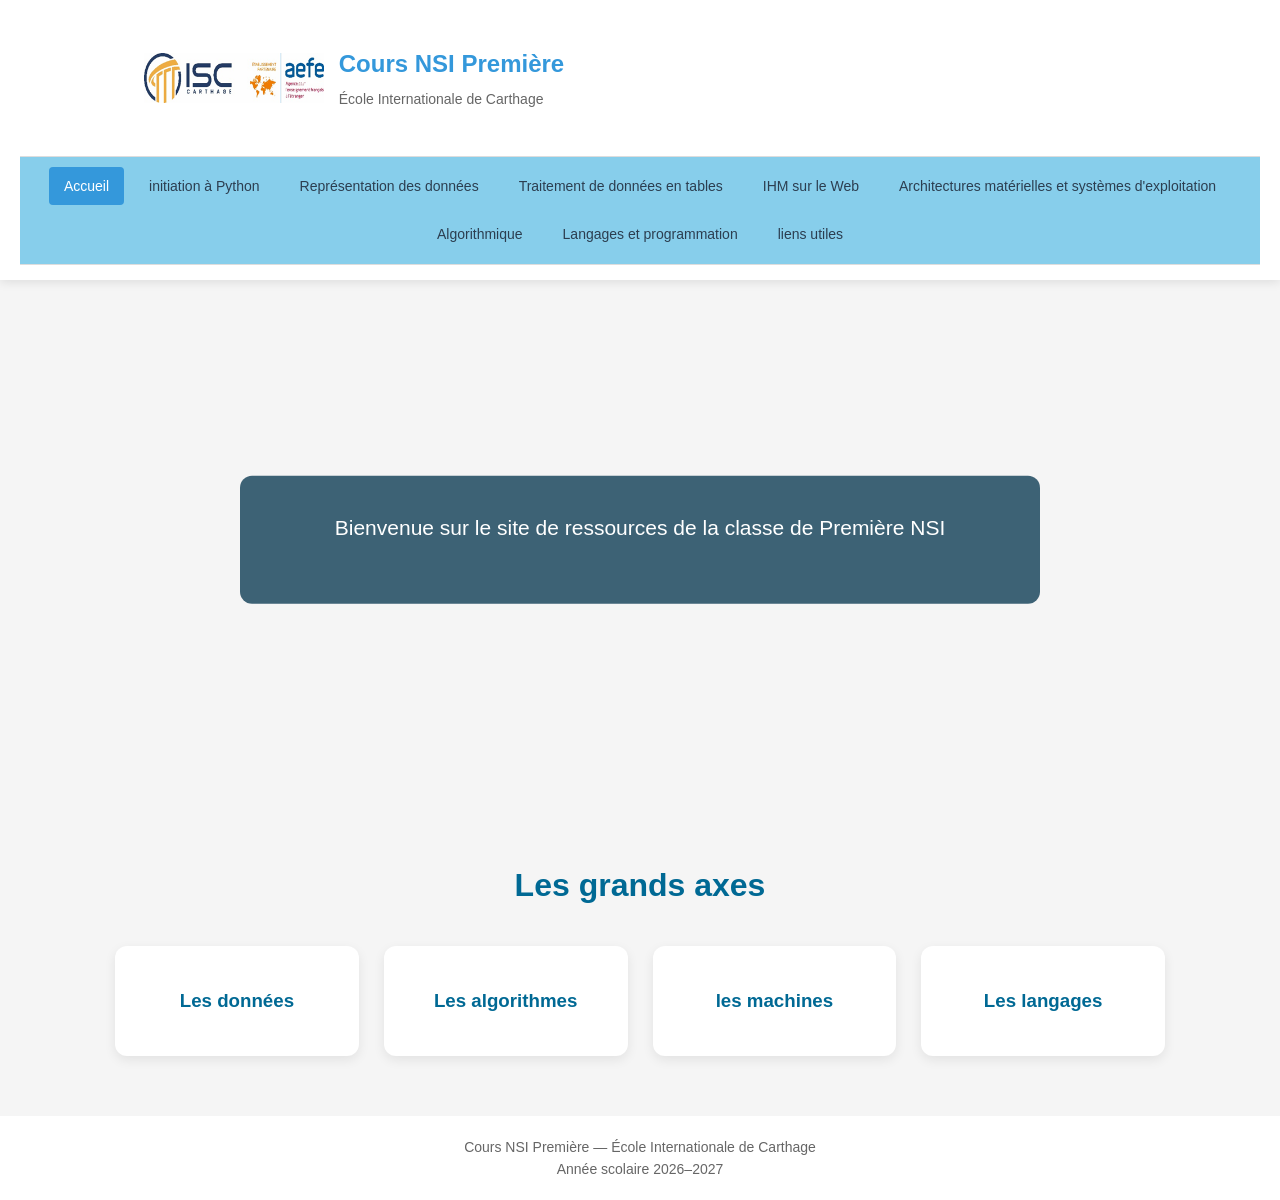
<file: index.html>
<!DOCTYPE html>
<html lang="fr">

<head>
    <meta charset="UTF-8">
    <meta name="viewport" content="width=device-width, initial-scale=1.0">

    <title>Cours NSI Première | ISC</title>

    <link rel="stylesheet" href="style.css">
      <style>
        /* ===== Réinitialisation ===== */
        * {
            margin: 0;
            padding: 0;
            box-sizing: border-box;
        }

        /* ===== Variables CSS ===== */
        :root {
            --primary-color: #3498db;   /* Bleu pour les titres */
            --secondary-color: #2980b9; /* Bleu foncé */
            --tertiary-color: #1abc9c;   /* Vert pour les boutons */
            --text-color: #2c3e50;       /* Couleur du texte */
            --light-gray: #f5f5f5;      /* Fond clair */
            --white: #fff;              /* Blanc */
            --code-bg: #f8f9fa;         /* Fond des blocs de code */
            --border-color: #ddd;       /* Bordure légère */
            --shadow: 0 2px 10px rgba(0, 0, 0, 0.1);
            --max-width: 1200px;        /* Largeur max du contenu */
        }

        /* ===== Police et couleurs globales ===== */
        body {
            font-family: 'Segoe UI', Tahoma, Geneva, Verdana, sans-serif;
            line-height: 1.6;
            color: var(--text-color);
            background-color: var(--light-gray);
            padding: 0;
            margin: 0;
        }

        /* ===== Barre de navigation ===== */
        header {
            background-color: var(--white);
            box-shadow: var(--shadow);
            padding: 15px 20px;
            position: sticky;
            top: 0;
            z-index: 100;
        }

        .logo-titre {
            display: flex;
            align-items: center;
            gap: 15px;
            margin-bottom: 15px;
        }

        .logo-titre img {
            height: 50px;
            width: auto;
        }

        .logo-titre h1 {
            color: var(--primary-color);
            font-size: 24px;
            margin-bottom: 5px;
        }

        .logo-titre p {
            color: #666;
            font-size: 14px;
        }

        nav {
            display: flex;
            flex-wrap: wrap;
            gap: 10px;
            padding: 10px 0;
            border-top: 1px solid var(--border-color);
            border-bottom: 1px solid var(--border-color);
        }

        nav a {
            color: var(--text-color);
            text-decoration: none;
            padding: 8px 15px;
            border-radius: 4px;
            transition: all 0.3s;
            font-size: 14px;
        }

        nav a:hover, nav a.active {
            background-color: var(--primary-color);
            color: var(--white);
        }

        /* ===== Conteneur principal ===== */
        .container {
            max-width: var(--max-width);
            margin: 30px auto;
            padding: 0 20px;
        }

        /* ===== Présentation du chapitre ===== */
        .chapter-header {
            background-color: var(--white);
            padding: 30px;
            border-radius: 8px;
            box-shadow: var(--shadow);
            margin-bottom: 30px;
            text-align: center;
        }

        .chapter-header h1 {
            color: var(--primary-color);
            font-size: 28px;
            margin-bottom: 15px;
        }

        .chapter-header p {
            font-size: 16px;
            margin-bottom: 10px;
        }

        .chapter-description {
            max-width: 800px;
            margin: 0 auto 20px;
            text-align: left;
        }

        .chapter-objectives {
            max-width: 800px;
            margin: 20px auto 0;
            text-align: left;
        }

        .chapter-objectives h2 {
            color: var(--secondary-color);
            font-size: 20px;
            margin-bottom: 15px;
        }

        .chapter-objectives ul {
            list-style: none;
            padding-left: 0;
        }

        .chapter-objectives li {
            padding: 8px 0;
            padding-left: 30px;
            position: relative;
        }

        .chapter-objectives li:before {
            content: "✓";
            color: var(--tertiary-color);
            position: absolute;
            left: 0;
        }

        /* ===== Liens vers cours et exercices ===== */
        .chapter-links {
            display: flex;
            justify-content: center;
            gap: 20px;
            margin-top: 30px;
        }

        .chapter-link {
            display: flex;
            align-items: center;
            gap: 10px;
            background-color: var(--white);
            padding: 15px 25px;
            border-radius: 8px;
            box-shadow: var(--shadow);
            text-decoration: none;
            color: var(--text-color);
            font-weight: bold;
            font-size: 16px;
            transition: all 0.3s;
        }

        .chapter-link:hover {
            transform: translateY(-5px);
            box-shadow: 0 5px 15px rgba(0, 0, 0, 0.1);
        }

        .chapter-link i {
            font-size: 20px;
            color: var(--primary-color);
        }

        .link-cours {
            border-top: 3px solid var(--primary-color);
        }

        .link-exercices {
            border-top: 3px solid var(--tertiary-color);
        }

        /* ===== Pied de page ===== */
        footer {
            text-align: center;
            padding: 20px;
            background-color: var(--white);
            color: #666;
            margin-top: 30px;
        }

        /* ===== Responsive ===== */
        @media (max-width: 768px) {
            .chapter-links {
                flex-direction: column;
                align-items: center;
            }
            .chapter-header {
                padding: 20px;
            }
        }
    </style>
</head>

<body>

    <!-- =========================
         BARRE DE NAVIGATION
    ========================== -->

    <header>

        <div class="logo-titre">

            <!-- Logo de l'école -->
            <img src="images/logo.png" alt="Logo de l'École Internationale de Carthage">

            <div>
                <h1>Cours NSI Première</h1>

                

                <p>École Internationale de Carthage</p>
            </div>

        </div>


        <nav>

            <a href="index.html" class="active">Accueil</a>

            <a href="cours1.html">initiation à Python</a>

            <a href="cours2.html">Représentation des données </a>

            <a href="activites.html">Traitement de données en tables</a>

            <a href="sorties.html">IHM sur le Web</a>

            <a href="productions.html">Architectures matérielles et systèmes d'exploitation</a>

            <a href="actualites.html">Algorithmique</a>

            <a href="ressources.html">Langages et programmation</a>
            <a href="ressources.html">liens utiles</a>

        </nav>

    </header>

   


    <!-- =========================
         PAGE D'ACCUEIL
    ========================== -->

  
<main>

        <!-- Grande image d'accueil -->

        <section class="hero">

            

            <div class="hero-texte">

                

                <p>
                    Bienvenue sur le site de ressources de la classe de Première NSI
                </p>

                

            </div>

        </section>





        </section>


        <!-- Présentation -->

        <section class="presentation">

            

        </section>


        <!-- Les grands axes -->

        <section class="axes">

            <h2>Les grands axes</h2>

            <div class="cartes">

                <div class="carte">

                    <div class="icone"></div>

                    <h3>  Les données </h3>

                    <p>
                        

                </div>


                <div class="carte">

                    <div class="icone"></div>

                    <h3>Les algorithmes</h3>

                    

                </div>


                <div class="carte">

                    <div class="icone"></div>

                    <h3>les machines  </h3>

                    

                </div>


                <div class="carte">

                    <div class="icone"></div>

                    <h3>Les langages </h3>

                    

                </div>

            </div>

        </section>

    </main>


    <!-- =========================
         PIED DE PAGE
    ========================== -->

    <footer>

        <p>
            Cours NSI Première — École Internationale de Carthage
        </p>

        <p>
            Année scolaire 2026–2027
        </p>

    </footer>


</body>

</html>
</file>
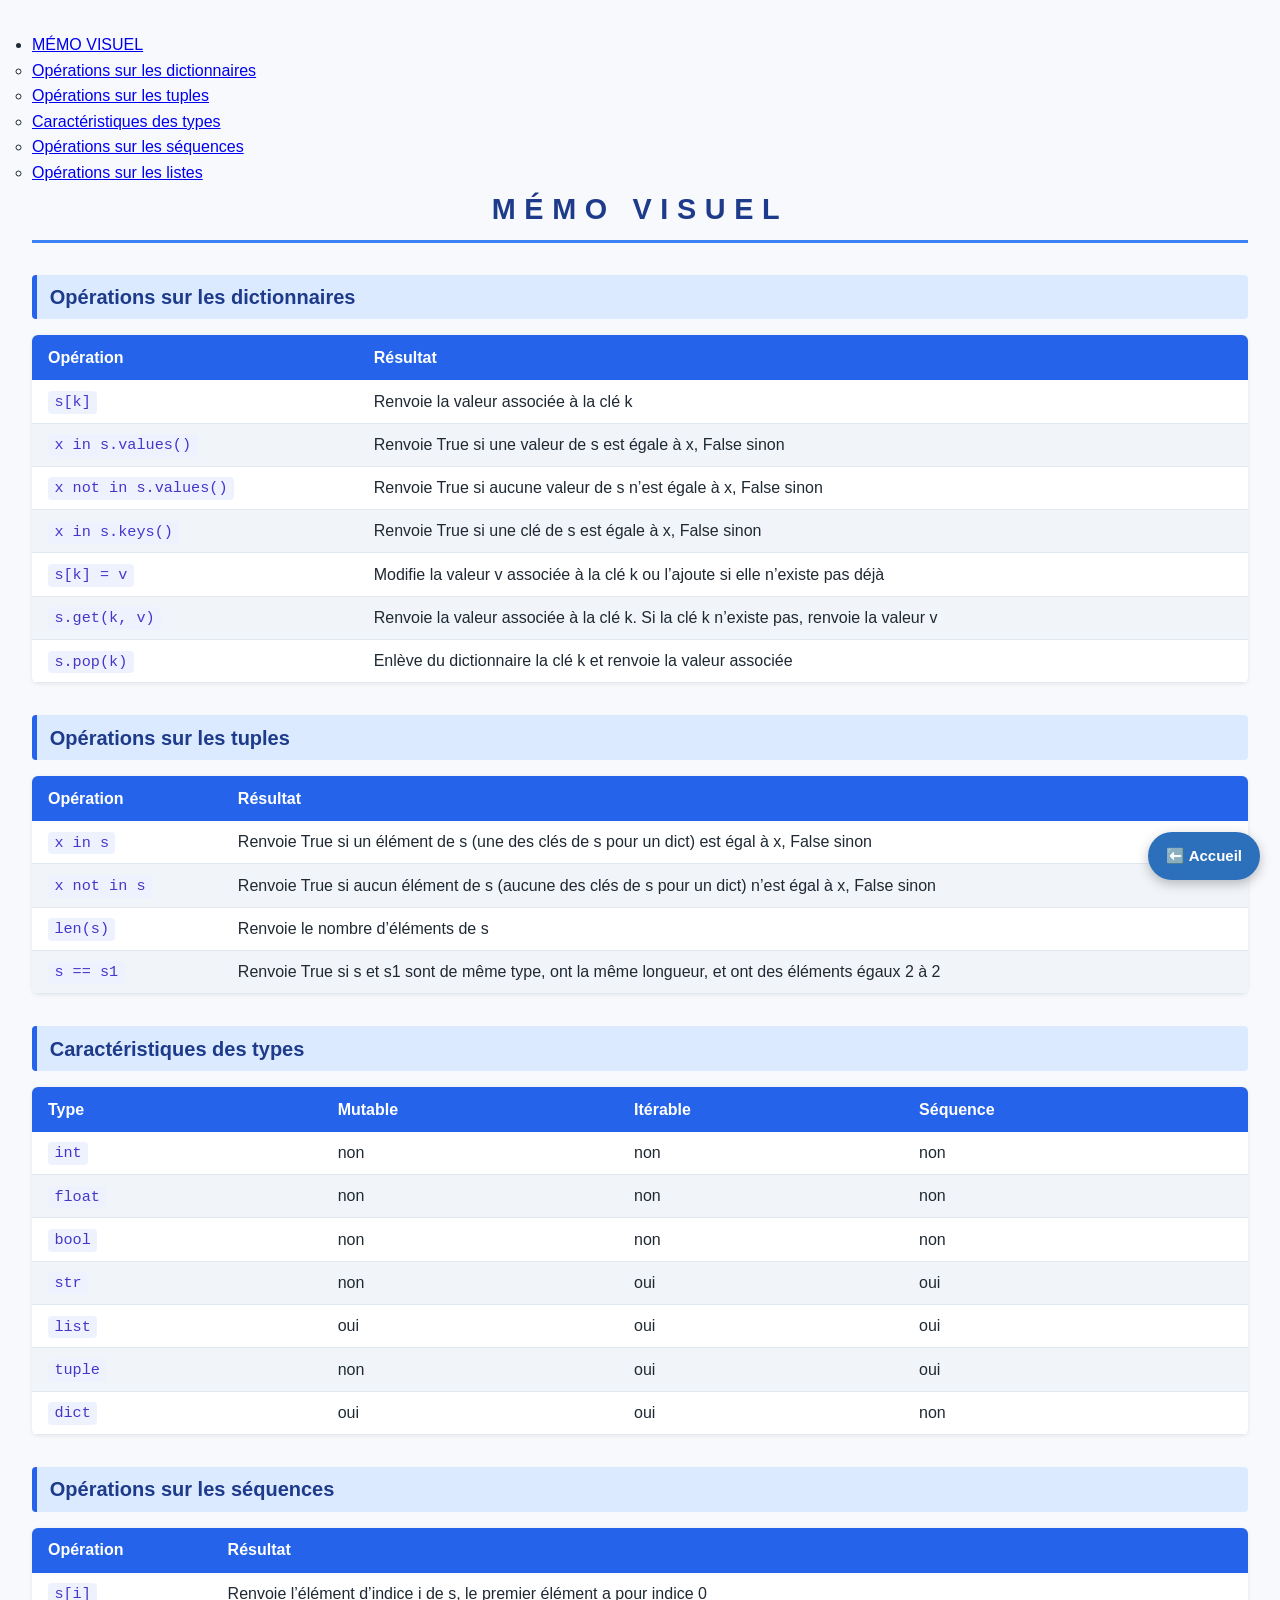
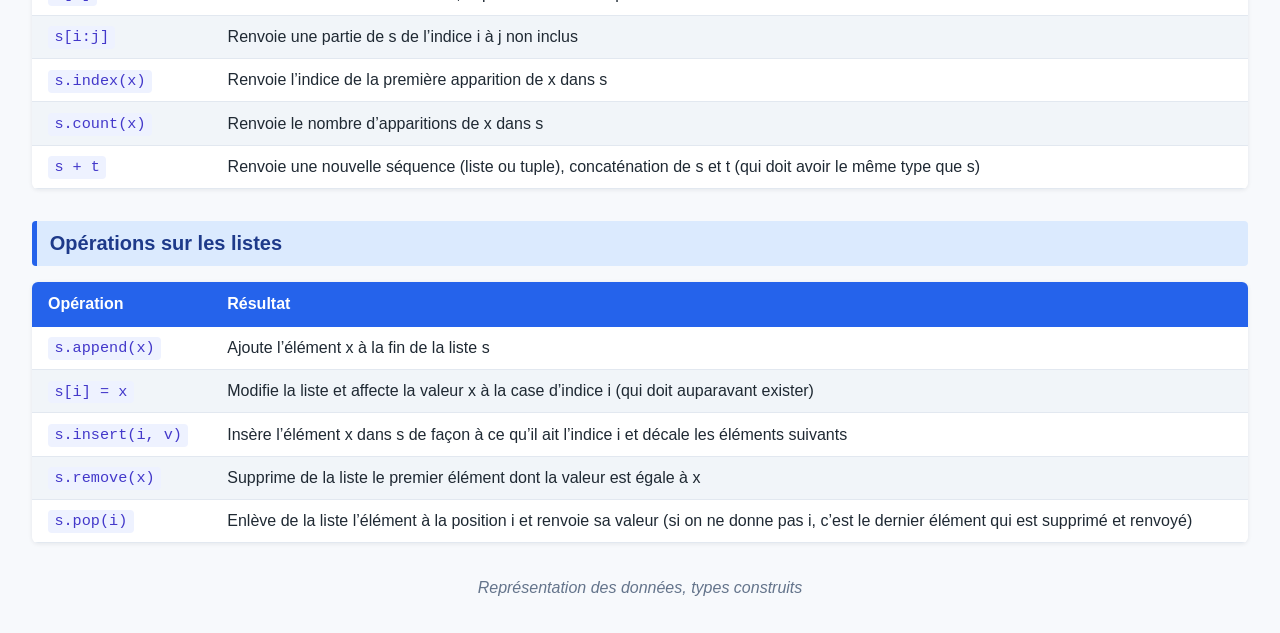
<file: bilan2.html>
﻿<!DOCTYPE html>
<html>

<head>
  <meta charset="utf-8">
  <meta name="viewport" content="width=device-width, initial-scale=1.0">
  <title>memo</title>
  <link rel="stylesheet" href="https://stackedit.io/style.css" />
  <link rel="stylesheet" href="style.css" />
  <style>/* ===== Style du mémo visuel (à appliquer à memo.html) ===== */

body {
  font-family: "Segoe UI", Roboto, Helvetica, Arial, sans-serif;
  line-height: 1.6;
  color: #1f2933;
  background: #f7f9fc;
  margin: 0;
  padding: 2rem;
}

/* ----- Titres ----- */
h1 {
  text-align: center;
  letter-spacing: 0.3em;
  font-size: 1.8rem;
  color: #1e3a8a;
  border-bottom: 3px solid #3b82f6;
  padding-bottom: 0.5rem;
  margin-bottom: 1.5rem;
}

h2 {
  font-size: 1.25rem;
  color: #1e3a8a;
  background: #dbeafe;
  border-left: 5px solid #2563eb;
  padding: 0.4rem 0.8rem;
  border-radius: 4px;
  margin-top: 2rem;
}

/* ----- Tableaux ----- */
table {
  width: 100%;
  border-collapse: collapse;
  margin: 1rem 0 2rem;
  background: #ffffff;
  box-shadow: 0 1px 4px rgba(15, 23, 42, 0.08);
  border-radius: 6px;
  overflow: hidden;
}

th {
  background: #2563eb;
  color: #ffffff;
  text-align: left;
  padding: 0.6rem 1rem;
}

td {
  padding: 0.5rem 1rem;
  border-bottom: 1px solid #e2e8f0;
}

tbody tr:nth-child(even) {
  background: #f1f5f9;
}

tbody tr:hover {
  background: #e0ecff;
}

/* ----- Code ----- */
code {
  font-family: "Fira Code", Consolas, "Courier New", monospace;
  background: #eef2ff;
  color: #4338ca;
  padding: 0.15rem 0.4rem;
  border-radius: 4px;
  font-size: 0.95em;
}

/* ----- Mention finale ----- */
em {
  display: block;
  text-align: center;
  color: #64748b;
  margin-top: 2rem;
}
  </style>
  
</head>

<body class="stackedit">
  <div class="stackedit__left">
    <div class="stackedit__toc">
      
<ul>
<li><a href="#mémo--visuel">MÉMO  VISUEL</a>
<ul>
<li><a href="#opérations-sur-les-dictionnaires">Opérations sur les dictionnaires</a></li>
<li><a href="#opérations-sur-les-tuples">Opérations sur les tuples</a></li>
<li><a href="#caractéristiques-des-types">Caractéristiques des types</a></li>
<li><a href="#opérations-sur-les-séquences">Opérations sur les séquences</a></li>
<li><a href="#opérations-sur-les-listes">Opérations sur les listes</a></li>
</ul>
</li>
</ul>

    </div>
  </div>
  <div class="stackedit__right">
    <div class="stackedit__html">
      <h1 id="mémo--visuel">MÉMO  VISUEL</h1>
<h2 id="opérations-sur-les-dictionnaires">Opérations sur les dictionnaires</h2>

<table>
<thead>
<tr>
<th>Opération</th>
<th>Résultat</th>
</tr>
</thead>
<tbody>
<tr>
<td><code>s[k]</code></td>
<td>Renvoie la valeur associée à la clé k</td>
</tr>
<tr>
<td><code>x in s.values()</code></td>
<td>Renvoie True si une valeur de s est égale à x, False sinon</td>
</tr>
<tr>
<td><code>x not in s.values()</code></td>
<td>Renvoie True si aucune valeur de s n’est égale à x, False sinon</td>
</tr>
<tr>
<td><code>x in s.keys()</code></td>
<td>Renvoie True si une clé de s est égale à x, False sinon</td>
</tr>
<tr>
<td><code>s[k] = v</code></td>
<td>Modifie la valeur v associée à la clé k ou l’ajoute si elle n’existe pas déjà</td>
</tr>
<tr>
<td><code>s.get(k, v)</code></td>
<td>Renvoie la valeur associée à la clé k. Si la clé k n’existe pas, renvoie la valeur v</td>
</tr>
<tr>
<td><code>s.pop(k)</code></td>
<td>Enlève du dictionnaire la clé k et renvoie la valeur associée</td>
</tr>
</tbody>
</table><h2 id="opérations-sur-les-tuples">Opérations sur les tuples</h2>

<table>
<thead>
<tr>
<th>Opération</th>
<th>Résultat</th>
</tr>
</thead>
<tbody>
<tr>
<td><code>x in s</code></td>
<td>Renvoie True si un élément de s (une des clés de s pour un dict) est égal à x, False sinon</td>
</tr>
<tr>
<td><code>x not in s</code></td>
<td>Renvoie True si aucun élément de s (aucune des clés de s pour un dict) n’est égal à x, False sinon</td>
</tr>
<tr>
<td><code>len(s)</code></td>
<td>Renvoie le nombre d’éléments de s</td>
</tr>
<tr>
<td><code>s == s1</code></td>
<td>Renvoie True si s et s1 sont de même type, ont la même longueur, et ont des éléments égaux 2 à 2</td>
</tr>
</tbody>
</table><h2 id="caractéristiques-des-types">Caractéristiques des types</h2>

<table>
<thead>
<tr>
<th>Type</th>
<th>Mutable</th>
<th>Itérable</th>
<th>Séquence</th>
</tr>
</thead>
<tbody>
<tr>
<td><code>int</code></td>
<td>non</td>
<td>non</td>
<td>non</td>
</tr>
<tr>
<td><code>float</code></td>
<td>non</td>
<td>non</td>
<td>non</td>
</tr>
<tr>
<td><code>bool</code></td>
<td>non</td>
<td>non</td>
<td>non</td>
</tr>
<tr>
<td><code>str</code></td>
<td>non</td>
<td>oui</td>
<td>oui</td>
</tr>
<tr>
<td><code>list</code></td>
<td>oui</td>
<td>oui</td>
<td>oui</td>
</tr>
<tr>
<td><code>tuple</code></td>
<td>non</td>
<td>oui</td>
<td>oui</td>
</tr>
<tr>
<td><code>dict</code></td>
<td>oui</td>
<td>oui</td>
<td>non</td>
</tr>
</tbody>
</table><h2 id="opérations-sur-les-séquences">Opérations sur les séquences</h2>

<table>
<thead>
<tr>
<th>Opération</th>
<th>Résultat</th>
</tr>
</thead>
<tbody>
<tr>
<td><code>s[i]</code></td>
<td>Renvoie l’élément d’indice i de s, le premier élément a pour indice 0</td>
</tr>
<tr>
<td><code>s[i:j]</code></td>
<td>Renvoie une partie de s de l’indice i à j non inclus</td>
</tr>
<tr>
<td><code>s.index(x)</code></td>
<td>Renvoie l’indice de la première apparition de x dans s</td>
</tr>
<tr>
<td><code>s.count(x)</code></td>
<td>Renvoie le nombre d’apparitions de x dans s</td>
</tr>
<tr>
<td><code>s + t</code></td>
<td>Renvoie une nouvelle séquence (liste ou tuple), concaténation de s et t (qui doit avoir le même type que s)</td>
</tr>
</tbody>
</table><h2 id="opérations-sur-les-listes">Opérations sur les listes</h2>

<table>
<thead>
<tr>
<th>Opération</th>
<th>Résultat</th>
</tr>
</thead>
<tbody>
<tr>
<td><code>s.append(x)</code></td>
<td>Ajoute l’élément x à la fin de la liste s</td>
</tr>
<tr>
<td><code>s[i] = x</code></td>
<td>Modifie la liste et affecte la valeur x à la case d’indice i (qui doit auparavant exister)</td>
</tr>
<tr>
<td><code>s.insert(i, v)</code></td>
<td>Insère l’élément x dans s de façon à ce qu’il ait l’indice i et décale les éléments suivants</td>
</tr>
<tr>
<td><code>s.remove(x)</code></td>
<td>Supprime de la liste le premier élément dont la valeur est égale à x</td>
</tr>
<tr>
<td><code>s.pop(i)</code></td>
<td>Enlève de la liste l’élément à la position i et renvoie sa valeur (si on ne donne pas i, c’est le dernier élément qui est supprimé et renvoyé)</td>
</tr>
</tbody>
</table><p><em>Représentation des données, types construits</em></p>

    </div>
  </div>
  <!-- Bouton flottant de retour à l'accueil -->
<a href="index.html" class="bouton-retour">
    ⬅️ Accueil
</a>
</body>

</html>
</file>
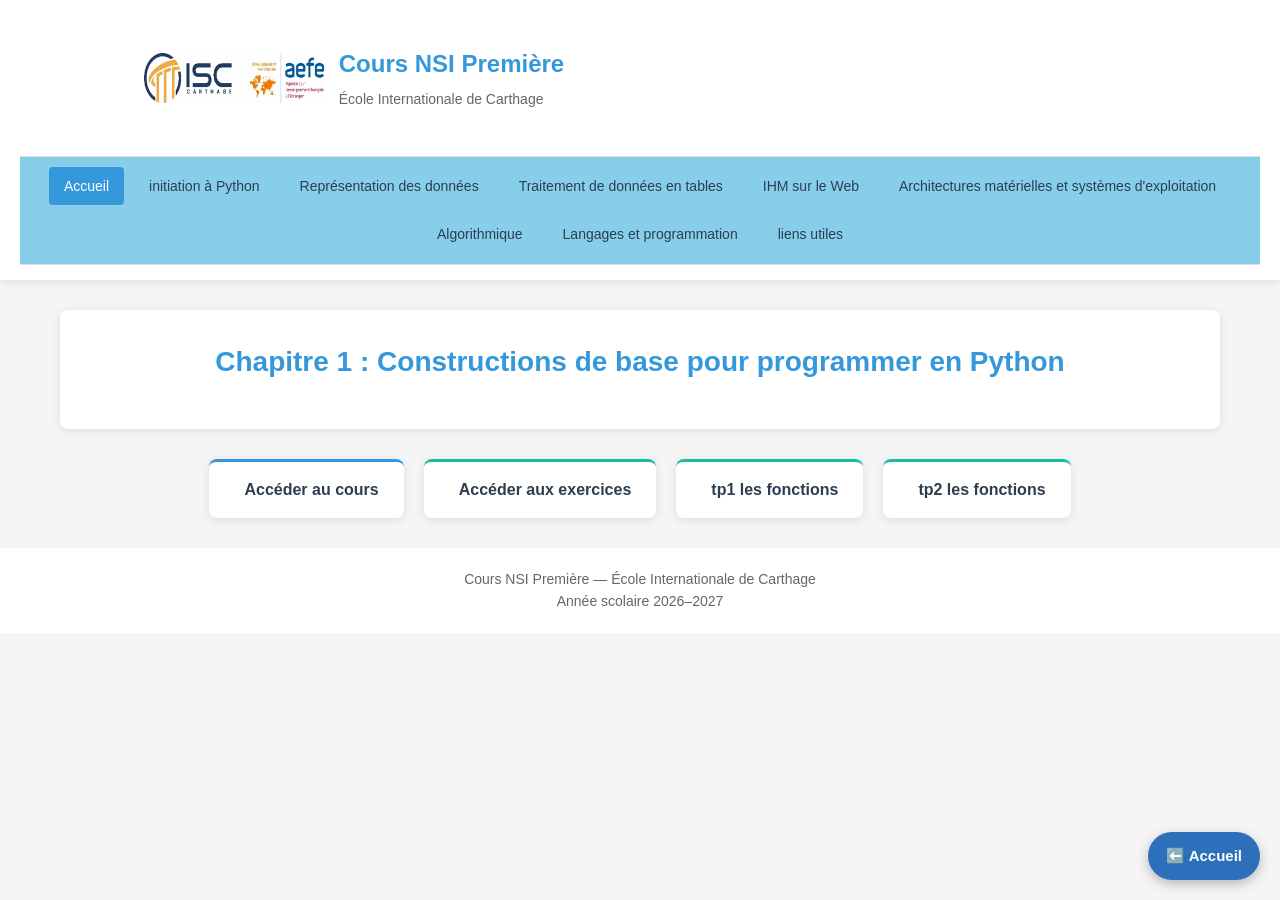
<file: cours1.html>
<!DOCTYPE html>
<html lang="fr">

<head>
    <meta charset="UTF-8">
    <meta name="viewport" content="width=device-width, initial-scale=1.0">

    <title>Cours NSI Première | ISC</title>

    <link rel="stylesheet" href="style.css">
      <style>
        /* ===== Réinitialisation ===== */
        * {
            margin: 0;
            padding: 0;
            box-sizing: border-box;
        }

        /* ===== Variables CSS ===== */
        :root {
            --primary-color: #3498db;   /* Bleu pour les titres */
            --secondary-color: #2980b9; /* Bleu foncé */
            --tertiary-color: #1abc9c;   /* Vert pour les boutons */
            --text-color: #2c3e50;       /* Couleur du texte */
            --light-gray: #f5f5f5;      /* Fond clair */
            --white: #fff;              /* Blanc */
            --code-bg: #f8f9fa;         /* Fond des blocs de code */
            --border-color: #ddd;       /* Bordure légère */
            --shadow: 0 2px 10px rgba(0, 0, 0, 0.1);
            --max-width: 1200px;        /* Largeur max du contenu */
        }

        /* ===== Police et couleurs globales ===== */
        body {
            font-family: 'Segoe UI', Tahoma, Geneva, Verdana, sans-serif;
            line-height: 1.6;
            color: var(--text-color);
            background-color: var(--light-gray);
            padding: 0;
            margin: 0;
        }

        /* ===== Barre de navigation ===== */
        header {
            background-color: var(--white);
            box-shadow: var(--shadow);
            padding: 15px 20px;
            position: sticky;
            top: 0;
            z-index: 100;
        }

        .logo-titre {
            display: flex;
            align-items: center;
            gap: 15px;
            margin-bottom: 15px;
        }

        .logo-titre img {
            height: 50px;
            width: auto;
        }

        .logo-titre h1 {
            color: var(--primary-color);
            font-size: 24px;
            margin-bottom: 5px;
        }

        .logo-titre p {
            color: #666;
            font-size: 14px;
        }

        nav {
            display: flex;
            flex-wrap: wrap;
            gap: 10px;
            padding: 10px 0;
            border-top: 1px solid var(--border-color);
            border-bottom: 1px solid var(--border-color);
        }

        nav a {
            color: var(--text-color);
            text-decoration: none;
            padding: 8px 15px;
            border-radius: 4px;
            transition: all 0.3s;
            font-size: 14px;
        }

        nav a:hover, nav a.active {
            background-color: var(--primary-color);
            color: var(--white);
        }

        /* ===== Conteneur principal ===== */
        .container {
            max-width: var(--max-width);
            margin: 30px auto;
            padding: 0 20px;
        }

        /* ===== Présentation du chapitre ===== */
        .chapter-header {
            background-color: var(--white);
            padding: 30px;
            border-radius: 8px;
            box-shadow: var(--shadow);
            margin-bottom: 30px;
            text-align: center;
        }

        .chapter-header h1 {
            color: var(--primary-color);
            font-size: 28px;
            margin-bottom: 15px;
        }

        .chapter-header p {
            font-size: 16px;
            margin-bottom: 10px;
        }

        .chapter-description {
            max-width: 800px;
            margin: 0 auto 20px;
            text-align: left;
        }

        .chapter-objectives {
            max-width: 800px;
            margin: 20px auto 0;
            text-align: left;
        }

        .chapter-objectives h2 {
            color: var(--secondary-color);
            font-size: 20px;
            margin-bottom: 15px;
        }

        .chapter-objectives ul {
            list-style: none;
            padding-left: 0;
        }

        .chapter-objectives li {
            padding: 8px 0;
            padding-left: 30px;
            position: relative;
        }

        .chapter-objectives li:before {
            content: "✓";
            color: var(--tertiary-color);
            position: absolute;
            left: 0;
        }

        /* ===== Liens vers cours et exercices ===== */
        .chapter-links {
            display: flex;
            justify-content: center;
            gap: 20px;
            margin-top: 30px;
        }

        .chapter-link {
            display: flex;
            align-items: center;
            gap: 10px;
            background-color: var(--white);
            padding: 15px 25px;
            border-radius: 8px;
            box-shadow: var(--shadow);
            text-decoration: none;
            color: var(--text-color);
            font-weight: bold;
            font-size: 16px;
            transition: all 0.3s;
        }

        .chapter-link:hover {
            transform: translateY(-5px);
            box-shadow: 0 5px 15px rgba(0, 0, 0, 0.1);
        }

        .chapter-link i {
            font-size: 20px;
            color: var(--primary-color);
        }

        .link-cours {
            border-top: 3px solid var(--primary-color);
        }

        .link-exercices {
            border-top: 3px solid var(--tertiary-color);
        }

        /* ===== Pied de page ===== */
        footer {
            text-align: center;
            padding: 20px;
            background-color: var(--white);
            color: #666;
            margin-top: 30px;
        }

        /* ===== Responsive ===== */
        @media (max-width: 768px) {
            .chapter-links {
                flex-direction: column;
                align-items: center;
            }
            .chapter-header {
                padding: 20px;
            }
        }
    </style>
</head>

<body>

    <!-- =========================
         BARRE DE NAVIGATION
    ========================== -->

    <header>

        <div class="logo-titre">

            <!-- Logo de l'école -->
            <img src="images/logo.png" alt="Logo de l'École Internationale de Carthage">

            <div>
                <h1>Cours NSI Première</h1>

                

                <p>École Internationale de Carthage</p>
            </div>

        </div>


        <nav>

            <a href="index.html" class="active">Accueil</a>

            <a href="cours1.html">initiation à Python</a>

            <a href="cours2.html">Représentation des données </a>

            <a href="activites.html">Traitement de données en tables</a>

            <a href="sorties.html">IHM sur le Web</a>

            <a href="productions.html">Architectures matérielles et systèmes d'exploitation</a>

            <a href="actualites.html">Algorithmique</a>

            <a href="ressources.html">Langages et programmation</a>
            <a href="ressources.html">liens utiles</a>

        </nav>

    </header>


    <!-- =========================
         PAGE D'ACCUEIL
    ========================== -->

    <div class="container">
        <!-- ===== Présentation du chapitre ===== -->
        <div class="chapter-header">
            <h1>Chapitre 1 : Constructions de base pour programmer en Python</h1>
            
            </div>
            <div class="chapter-links">
                <a href="coursBP.html" class="chapter-link link-cours">
                    <i class="fas fa-book"></i>
                    <span>Accéder au cours</span>
                </a>
                <a href="cours11exercices.html" class="chapter-link link-exercices">
                    <i class="fas fa-tasks"></i>
                    <span>Accéder aux exercices</span>
                </a>
                <a href="tp01.pdf" class="chapter-link link-exercices">
                    <i class="fas fa-tasks"></i>
                    <span>tp1 les fonctions </span>
                </a>
                <a href="tp02.pdf" class="chapter-link link-exercices">
                    <i class="fas fa-book"></i>
                    <span>tp2 les fonctions </span>
                </a>
            </div>
        </div>
    </div>

   


    <!-- =========================
         PIED DE PAGE
    ========================== -->

    <footer>

        <p>
            Cours NSI Première  — École Internationale de Carthage
        </p>

        <p>
            Année scolaire 2026–2027
        </p>

    </footer>

<!-- Bouton flottant de retour à l'accueil -->
<a href="index.html" class="bouton-retour">
    ⬅️ Accueil
</a>
</body>

</html>
</file>
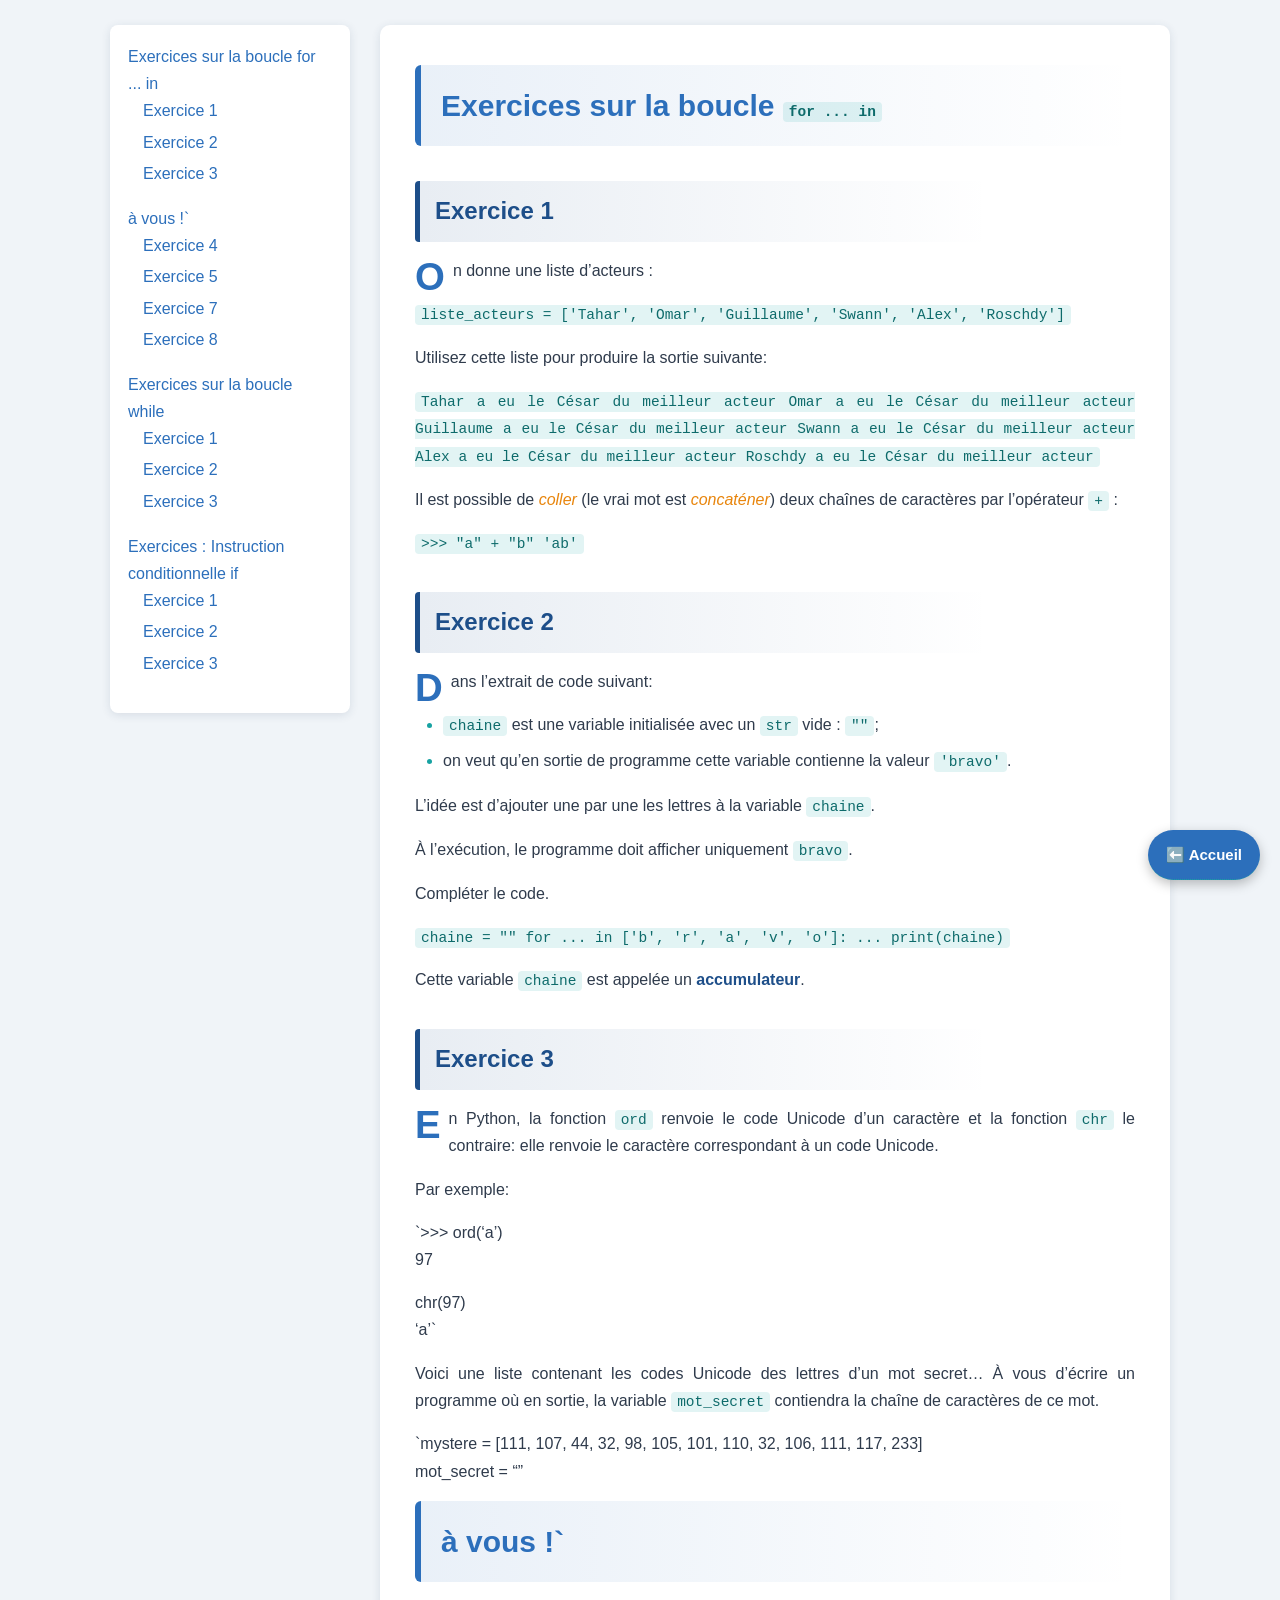
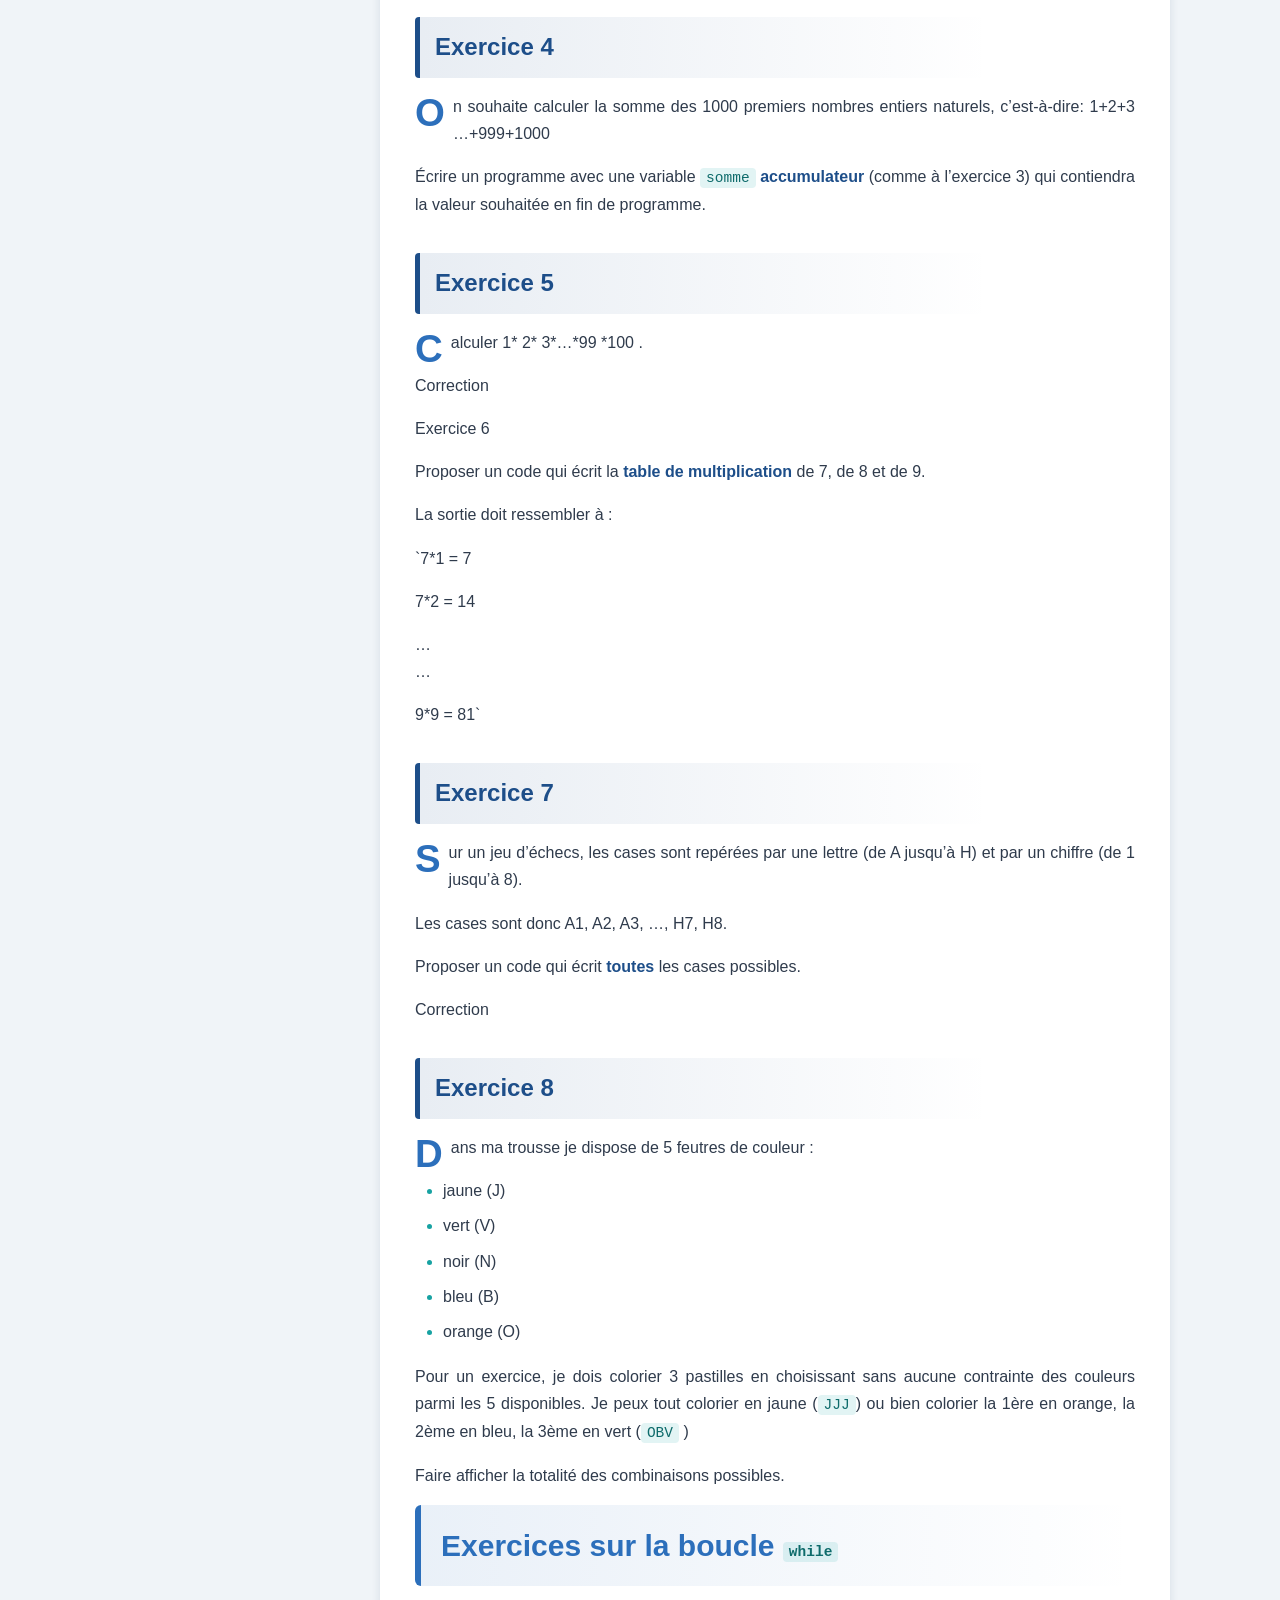
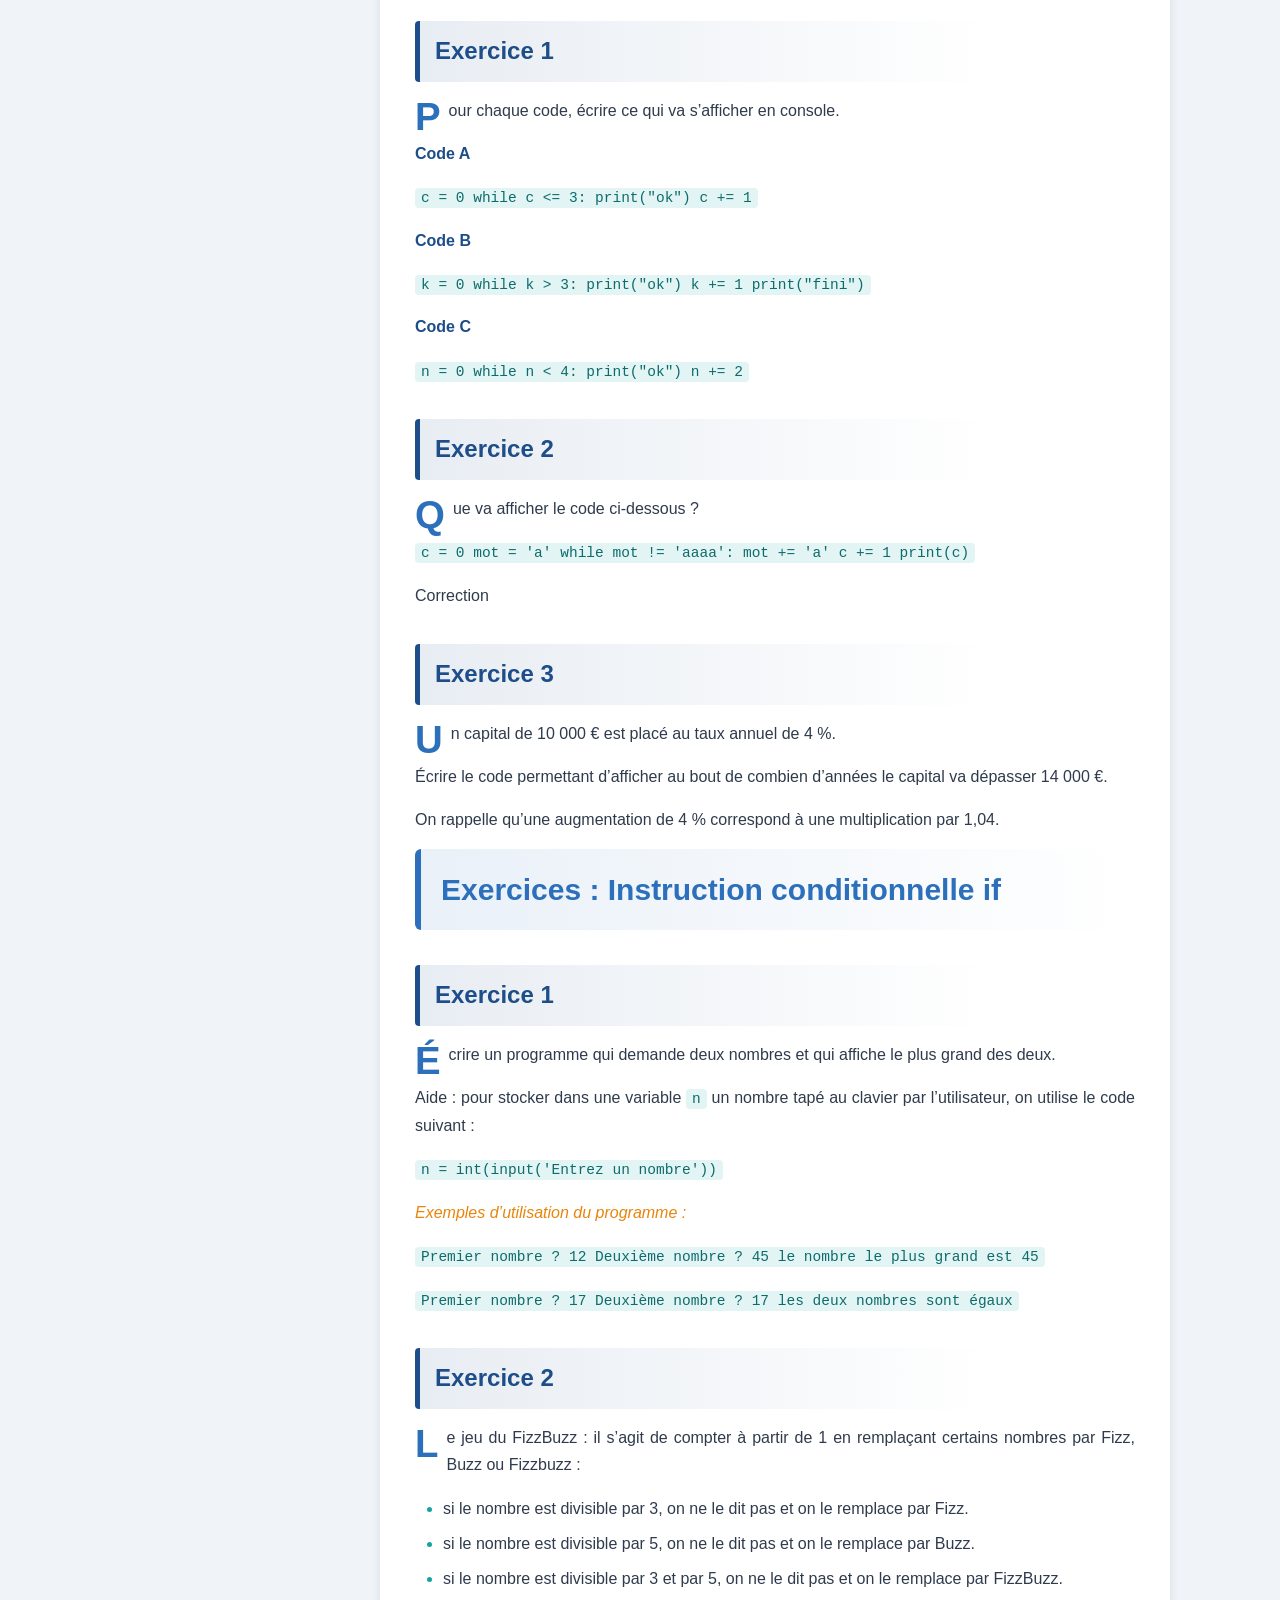
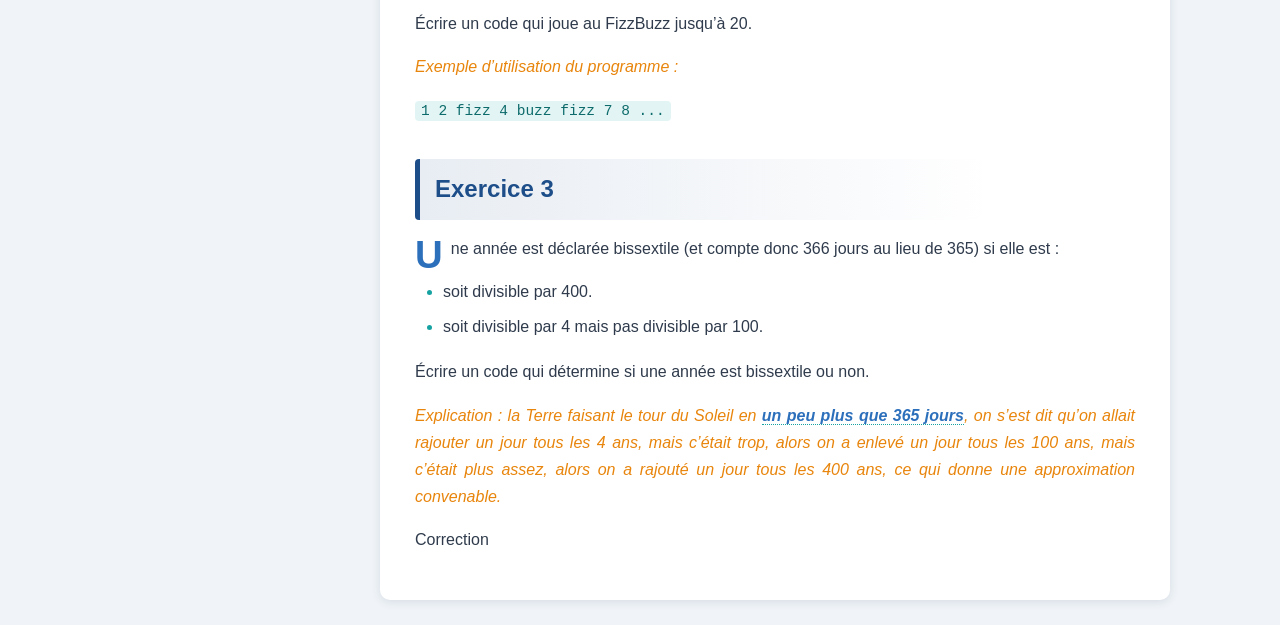
<file: cours11exercices.html>
﻿<!DOCTYPE html>
<html>

<head>
  <meta charset="utf-8">
  <meta name="viewport" content="width=device-width, initial-scale=1.0">
  <title>première</title>
  <link rel="stylesheet" href="https://stackedit.io/style.css" />
  <link rel="stylesheet" href="style.css">
  <style>
  /* =====================================================
   STYLE STANDARD DES COURS — NSI Première
   À inclure dans chaque page avec :
   <link rel="stylesheet" href="style.css">
   ===================================================== */

* { margin: 0; padding: 0; box-sizing: border-box; }

/* ===== Palette et variables ===== */
:root {
    --bleu-principal: #2c6fbb;    /* titres h1 */
    --bleu-fonce:    #1d4e89;     /* titres h2 */
    --turquoise:     #17a2a2;     /* titres h3 */
    --orange:        #e8850c;     /* titres h4, accents */
    --rouge:         #d64541;     /* erreurs, dangers */
    --texte:         #2f3b4c;
    --fond-page:     #f0f4f8;
    --blanc:         #ffffff;
    --code-fond:     #f4f6f8;
    --bordure:       #dde4ec;
    --ombre:         0 2px 10px rgba(31, 58, 90, 0.12);
    --largeur-max:   1100px;
}

body {
    font-family: 'Segoe UI', Tahoma, Geneva, Verdana, sans-serif;
    line-height: 1.7;
    color: var(--texte);
    background-color: var(--fond-page);
}

/* =====================================================
   TITRES — hiérarchie colorée avec effets
   ===================================================== */

h1 {
    color: var(--bleu-principal);
    font-size: 30px;
    margin: 10px 0 25px;
    padding: 15px 20px;
    background: linear-gradient(to right, rgba(44, 111, 187, 0.10), transparent);
    border-left: 6px solid var(--bleu-principal);
    border-radius: 6px;
}

h2 {
    color: var(--bleu-fonce);
    font-size: 24px;
    margin: 35px 0 15px;
    padding: 10px 15px;
    background: linear-gradient(to right, rgba(29, 78, 137, 0.10), transparent 80%);
    border-left: 5px solid var(--bleu-fonce);
    border-radius: 4px;
}

h3 {
    color: var(--turquoise);
    font-size: 19px;
    margin: 28px 0 12px;
    padding-bottom: 6px;
    border-bottom: 2px solid rgba(23, 162, 162, 0.35);
}

h4 {
    color: var(--orange);
    font-size: 16px;
    margin: 22px 0 10px;
}

h4::before { content: "▸ "; color: var(--orange); }

/* =====================================================
   PARAGRAPHES — effets de lecture
   ===================================================== */

p {
    margin: 0 0 16px;
    font-size: 16px;
    text-align: justify;
}

/* Le tout premier paragraphe après un titre : lettrine */
h1 + p::first-letter,
h2 + p::first-letter {
    font-size: 2.4em;
    font-weight: bold;
    color: var(--bleu-principal);
    float: left;
    line-height: 0.9;
    margin: 3px 8px 0 0;
}

strong { color: var(--bleu-fonce); }

em { color: var(--orange); font-style: italic; }

/* ===== Listes ===== */
ul, ol {
    margin: 0 0 18px;
    padding-left: 28px;
}

li {
    margin-bottom: 8px;
    font-size: 16px;
}

li::marker { color: var(--turquoise); font-weight: bold; }

/* ===== Liens ===== */
a {
    color: var(--bleu-principal);
    text-decoration: none;
    font-weight: 600;
    border-bottom: 1.5px dotted var(--turquoise);
    transition: all 0.2s;
}

a:hover {
    color: var(--orange);
    border-bottom: 1.5px solid var(--orange);
}

/* =====================================================
   BLOCS DE CODE
   ===================================================== */

pre {
    background-color: var(--code-fond);
    border: 1px solid var(--bordure);
    border-left: 5px solid var(--bleu-principal);
    border-radius: 6px;
    padding: 15px 18px;
    margin: 0 0 18px;
    overflow-x: auto;
    font-family: 'Courier New', Consolas, monospace;
    font-size: 14.5px;
    line-height: 1.55;
    box-shadow: inset 0 1px 3px rgba(0, 0, 0, 0.05);
}

code {
    font-family: 'Courier New', Consolas, monospace;
    background-color: rgba(23, 162, 162, 0.12);
    color: #0e6b6b;
    padding: 2px 6px;
    border-radius: 4px;
    font-size: 14.5px;
}

/* Le code DANS un bloc pre reste sobre */
pre code {
    background-color: transparent;
    color: inherit;
    padding: 0;
}

/* =====================================================
   TABLEAUX
   ===================================================== */

table {
    width: 100%;
    border-collapse: collapse;
    margin: 20px 0;
    font-size: 15.5px;
    background: var(--blanc);
    border-radius: 6px;
    overflow: hidden;
    box-shadow: var(--ombre);
}

th {
    background-color: var(--bleu-principal);
    color: var(--blanc);
    padding: 10px 12px;
    text-align: left;
}

td {
    border-bottom: 1px solid var(--bordure);
    padding: 10px 12px;
}

tr:nth-child(even) { background-color: #f6f9fc; }
tr:hover { background-color: rgba(23, 162, 162, 0.08); }

/* =====================================================
   BLOCS SPÉCIAUX (classes à utiliser dans le HTML)
   ===================================================== */

/* Encadré jaune : aide, remarque, méthode */
.aide, .remarque, .methode {
    background-color: #fff9e6;
    border-left: 5px solid var(--orange);
    padding: 13px 16px;
    margin: 16px 0;
    border-radius: 0 6px 6px 0;
}

.aide h4, .remarque h4, .methode h4 { color: var(--orange); margin-bottom: 6px; }
.aide p, .remarque p, .methode p { margin-bottom: 6px; text-align: left; }

/* Encadré rouge : erreur, danger, attention */
.attention {
    background-color: #fdeaea;
    border-left: 5px solid var(--rouge);
    padding: 13px 16px;
    margin: 16px 0;
    border-radius: 0 6px 6px 0;
}

.attention h4 { color: var(--rouge); margin-bottom: 6px; }
.attention p { margin-bottom: 6px; text-align: left; }

/* Encadré vert : définition */
.definition {
    background-color: #e9f7ef;
    border-left: 5px solid #27ae60;
    padding: 13px 16px;
    margin: 16px 0;
    border-radius: 0 6px 6px 0;
}

.definition h4 { color: #1e8449; margin-bottom: 6px; }
.definition p { margin-bottom: 6px; text-align: left; }

/* Bloc "Correction" repliable */
details {
    background-color: #e8f6f6;
    border-left: 5px solid var(--turquoise);
    padding: 10px 16px;
    margin: 14px 0 18px;
    border-radius: 0 6px 6px 0;
}

details summary {
    cursor: pointer;
    font-weight: bold;
    color: #0e6b6b;
    font-size: 15px;
}

details[open] summary { margin-bottom: 10px; }

/* ===== Images ===== */
img {
    max-width: 100%;
    height: auto;
    border-radius: 6px;
    margin: 15px 0;
    box-shadow: var(--ombre);
}

/* ===== Séparateur ===== */
hr {
    border: none;
    height: 2px;
    background: linear-gradient(to right, var(--turquoise), transparent);
    margin: 30px 0;
}

/* =====================================================
   STRUCTURE DE PAGE (pour pages StackEdit ou manuelles)
   ===================================================== */

/* Si tu utilises l'export StackEdit (body.stackedit) */
body.stackedit {
    display: flex;
    gap: 30px;
    max-width: var(--largeur-max);
    margin: 0 auto;
    padding: 25px 20px;
    align-items: flex-start;
}

.stackedit__left {
    width: 240px;
    flex-shrink: 0;
    position: sticky;
    top: 20px;
}

.stackedit__toc {
    background: var(--blanc);
    padding: 18px;
    border-radius: 8px;
    box-shadow: var(--ombre);
    font-size: 14px;
    max-height: calc(100vh - 60px);
    overflow-y: auto;
}

.stackedit__toc ul { list-style: none; padding-left: 0; }
.stackedit__toc ul ul { padding-left: 15px; }
.stackedit__toc li { margin-bottom: 4px; }
.stackedit__toc a { border: none; font-weight: normal; }
.stackedit__toc a:hover { color: var(--orange); background: #f6f9fc; border-radius: 4px; }

.stackedit__right { flex: 1; min-width: 0; }

.stackedit__html {
    background: var(--blanc);
    padding: 30px 35px;
    border-radius: 10px;
    box-shadow: var(--ombre);
}

/* ===== Responsive ===== */
@media (max-width: 900px) {
    body.stackedit { flex-direction: column; padding: 10px; }
    .stackedit__left { width: 100%; position: static; }
    .stackedit__html { padding: 18px; }
    p { text-align: left; }
}
</style>
</head>

<body class="stackedit">
  <div class="stackedit__left">
    <div class="stackedit__toc">
      
<ul>
<li><a href="#exercices-sur-la-boucle--for-...-in">Exercices sur la boucle  for ... in</a>
<ul>
<li><a href="#exercice-1">Exercice 1</a></li>
<li><a href="#exercice-2">Exercice 2</a></li>
<li><a href="#exercice-3">Exercice 3</a></li>
</ul>
</li>
<li><a href="#à-vous-">à vous !`</a>
<ul>
<li><a href="#exercice-4">Exercice 4</a></li>
<li><a href="#exercice-5">Exercice 5</a></li>
<li><a href="#exercice-7">Exercice 7</a></li>
<li><a href="#exercice-8">Exercice 8</a></li>
</ul>
</li>
<li><a href="#exercices-sur-la-boucle--while">Exercices sur la boucle  while</a>
<ul>
<li><a href="#exercice-1-1">Exercice 1</a></li>
<li><a href="#exercice-2-1">Exercice 2</a></li>
<li><a href="#exercice-3-1">Exercice 3</a></li>
</ul>
</li>
<li><a href="#exercices--instruction-conditionnelle-if">Exercices : Instruction conditionnelle if</a>
<ul>
<li><a href="#exercice-1-2">Exercice 1</a></li>
<li><a href="#exercice-2-2">Exercice 2</a></li>
<li><a href="#exercice-3-2">Exercice 3</a></li>
</ul>
</li>
</ul>

    </div>
  </div>
  <div class="stackedit__right">
    <div class="stackedit__html">
      <h1 id="exercices-sur-la-boucle--for-...-in">Exercices sur la boucle  <code>for ... in</code></h1>
<h2 id="exercice-1">Exercice 1</h2>
<p>On donne une liste d’acteurs :</p>
<p><code>liste_acteurs = ['Tahar', 'Omar', 'Guillaume', 'Swann', 'Alex', 'Roschdy']</code></p>
<p>Utilisez cette liste pour produire la sortie suivante:</p>
<p><code>Tahar a eu le César du meilleur acteur Omar a eu le César du meilleur acteur Guillaume a eu le César du meilleur acteur Swann a eu le César du meilleur acteur Alex a eu le César du meilleur acteur Roschdy a eu le César du meilleur acteur</code></p>
<p>Il est possible de  <em>coller</em>  (le vrai mot est  <em>concaténer</em>) deux chaînes de caractères par l’opérateur  <code>+</code>  :</p>
<p><code>&gt;&gt;&gt; "a" + "b" 'ab'</code></p>
<h2 id="exercice-2">Exercice 2</h2>
<p>Dans l’extrait de code suivant:</p>
<ul>
<li><code>chaine</code>  est une variable initialisée avec un  <code>str</code>  vide :  <code>""</code>;</li>
<li>on veut qu’en sortie de programme cette variable contienne la valeur  <code>'bravo'</code>.</li>
</ul>
<p>L’idée est d’ajouter une par une les lettres à la variable  <code>chaine</code>.</p>
<p>À l’exécution, le programme doit afficher uniquement  <code>bravo</code>.</p>
<p>Compléter le code.</p>
<p><code>chaine = "" for ... in ['b', 'r', 'a', 'v', 'o']: ... print(chaine)</code></p>
<p>Cette variable  <code>chaine</code>  est appelée un  <strong>accumulateur</strong>.</p>
<h2 id="exercice-3">Exercice 3</h2>
<p>En Python, la fonction  <code>ord</code>  renvoie le code Unicode d’un caractère et la fonction  <code>chr</code>  le contraire: elle renvoie le caractère correspondant à un code Unicode.</p>
<p>Par exemple:</p>
<p>`&gt;&gt;&gt; ord(‘a’)<br>
97</p>
<blockquote>
<blockquote>
<blockquote>
<p>chr(97)<br>
‘a’`</p>
</blockquote>
</blockquote>
</blockquote>
<p>Voici une liste contenant les codes Unicode des lettres d’un mot secret… À vous d’écrire un programme où en sortie, la variable  <code>mot_secret</code>  contiendra la chaîne de caractères de ce mot.</p>
<p>`mystere = [111, 107, 44, 32, 98, 105, 101, 110, 32, 106, 111, 117, 233]<br>
mot_secret = “”</p>
<h1 id="à-vous-">à vous !`</h1>
<h2 id="exercice-4">Exercice 4</h2>
<p>On souhaite calculer la somme des 1000 premiers nombres entiers naturels, c’est-à-dire: 1+2+3 …+999+1000</p>
<p>Écrire un programme avec une variable  <code>somme</code>  <strong>accumulateur</strong>  (comme à l’exercice 3) qui contiendra la valeur souhaitée en fin de programme.</p>
<h2 id="exercice-5">Exercice 5</h2>
<p>Calculer  1* 2* 3*…*99 *100 .</p>
<p>Correction</p>
<p>Exercice 6</p>
<p>Proposer un code qui écrit la  <strong>table de multiplication</strong>  de 7, de 8 et de 9.</p>
<p>La sortie doit ressembler à :</p>
<p>`7*1 = 7</p>
<p>7*2 = 14</p>
<p>…<br>
…</p>
<p>9*9 = 81`</p>
<h2 id="exercice-7">Exercice 7</h2>
<p>Sur un jeu d’échecs, les cases sont repérées par une lettre (de A jusqu’à H) et par un chiffre (de 1 jusqu’à 8).</p>
<p>Les cases sont donc A1, A2, A3, …, H7, H8.</p>
<p>Proposer un code qui écrit  <strong>toutes</strong>  les cases possibles.</p>
<p>Correction</p>
<h2 id="exercice-8">Exercice 8</h2>
<p>Dans ma trousse je dispose de 5 feutres de couleur :</p>
<ul>
<li>jaune (J)</li>
<li>vert (V)</li>
<li>noir (N)</li>
<li>bleu (B)</li>
<li>orange (O)</li>
</ul>
<p>Pour un exercice, je dois colorier 3 pastilles en choisissant sans aucune contrainte des couleurs parmi les 5 disponibles. Je peux tout colorier en jaune (<code>JJJ</code>) ou bien colorier la 1ère en orange, la 2ème en bleu, la 3ème en vert (<code>OBV</code>  )</p>
<p>Faire afficher la totalité des combinaisons possibles.</p>
<h1 id="exercices-sur-la-boucle--while">Exercices sur la boucle  <code>while</code></h1>
<h2 id="exercice-1-1">Exercice 1</h2>
<p>Pour chaque code, écrire ce qui va s’afficher en console.</p>
<p><strong>Code A</strong></p>
<p><code>c = 0 while c &lt;= 3: print("ok") c += 1</code></p>
<p><strong>Code B</strong></p>
<p><code>k = 0 while k &gt; 3: print("ok") k += 1 print("fini")</code></p>
<p><strong>Code C</strong></p>
<p><code>n = 0 while n &lt; 4: print("ok") n += 2</code></p>
<h2 id="exercice-2-1">Exercice 2</h2>
<p>Que va afficher le code ci-dessous ?</p>
<p><code>c = 0 mot = 'a' while mot != 'aaaa': mot += 'a' c += 1 print(c)</code></p>
<p>Correction</p>
<h2 id="exercice-3-1">Exercice 3</h2>
<p>Un capital de 10 000 € est placé au taux annuel de 4 %.</p>
<p>Écrire le code permettant d’afficher au bout de combien d’années le capital va dépasser 14 000 €.</p>
<p>On rappelle qu’une augmentation de 4 % correspond à une multiplication par 1,04.</p>
<h1 id="exercices--instruction-conditionnelle-if">Exercices : Instruction conditionnelle if</h1>
<h2 id="exercice-1-2">Exercice 1</h2>
<p>Écrire un programme qui demande deux nombres et qui affiche le plus grand des deux.</p>
<p>Aide : pour stocker dans une variable  <code>n</code>  un nombre tapé au clavier par l’utilisateur, on utilise le code suivant :</p>
<p><code>n = int(input('Entrez un nombre'))</code></p>
<p><em>Exemples d’utilisation du programme :</em></p>
<p><code>Premier nombre ? 12 Deuxième nombre ? 45 le nombre le plus grand est 45</code></p>
<p><code>Premier nombre ? 17 Deuxième nombre ? 17 les deux nombres sont égaux</code></p>
<h2 id="exercice-2-2">Exercice 2</h2>
<p>Le jeu du FizzBuzz : il s’agit de compter à partir de 1 en remplaçant certains nombres par Fizz, Buzz ou Fizzbuzz :</p>
<ul>
<li>si le nombre est divisible par 3, on ne le dit pas et on le remplace par Fizz.</li>
<li>si le nombre est divisible par 5, on ne le dit pas et on le remplace par Buzz.</li>
<li>si le nombre est divisible par 3 et par 5, on ne le dit pas et on le remplace par FizzBuzz.</li>
</ul>
<p>Écrire un code qui joue au FizzBuzz jusqu’à 20.</p>
<p><em>Exemple d’utilisation du programme :</em></p>
<p><code>1 2 fizz 4 buzz fizz 7 8 ...</code></p>
<h2 id="exercice-3-2">Exercice 3</h2>
<p>Une année est déclarée bissextile (et compte donc 366 jours au lieu de 365) si elle est :</p>
<ul>
<li>soit divisible par 400.</li>
<li>soit divisible par 4 mais pas divisible par 100.</li>
</ul>
<p>Écrire un code qui détermine si une année est bissextile ou non.</p>
<p><em>Explication : la Terre faisant le tour du Soleil en  <a href="https://fr.vikidia.org/wiki/R%C3%A9volution_de_la_Terre_autour_du_Soleil">un peu plus que 365 jours</a>, on s’est dit qu’on allait rajouter un jour tous les 4 ans, mais c’était trop, alors on a enlevé un jour tous les 100 ans, mais c’était plus assez, alors on a rajouté un jour tous les 400 ans, ce qui donne une approximation convenable.</em></p>
<p>Correction</p>

    </div>
  </div>
  <!-- Bouton flottant de retour à l'accueil -->
<a href="index.html" class="bouton-retour">
    ⬅️ Accueil
</a>
</body>

</html>
</file>
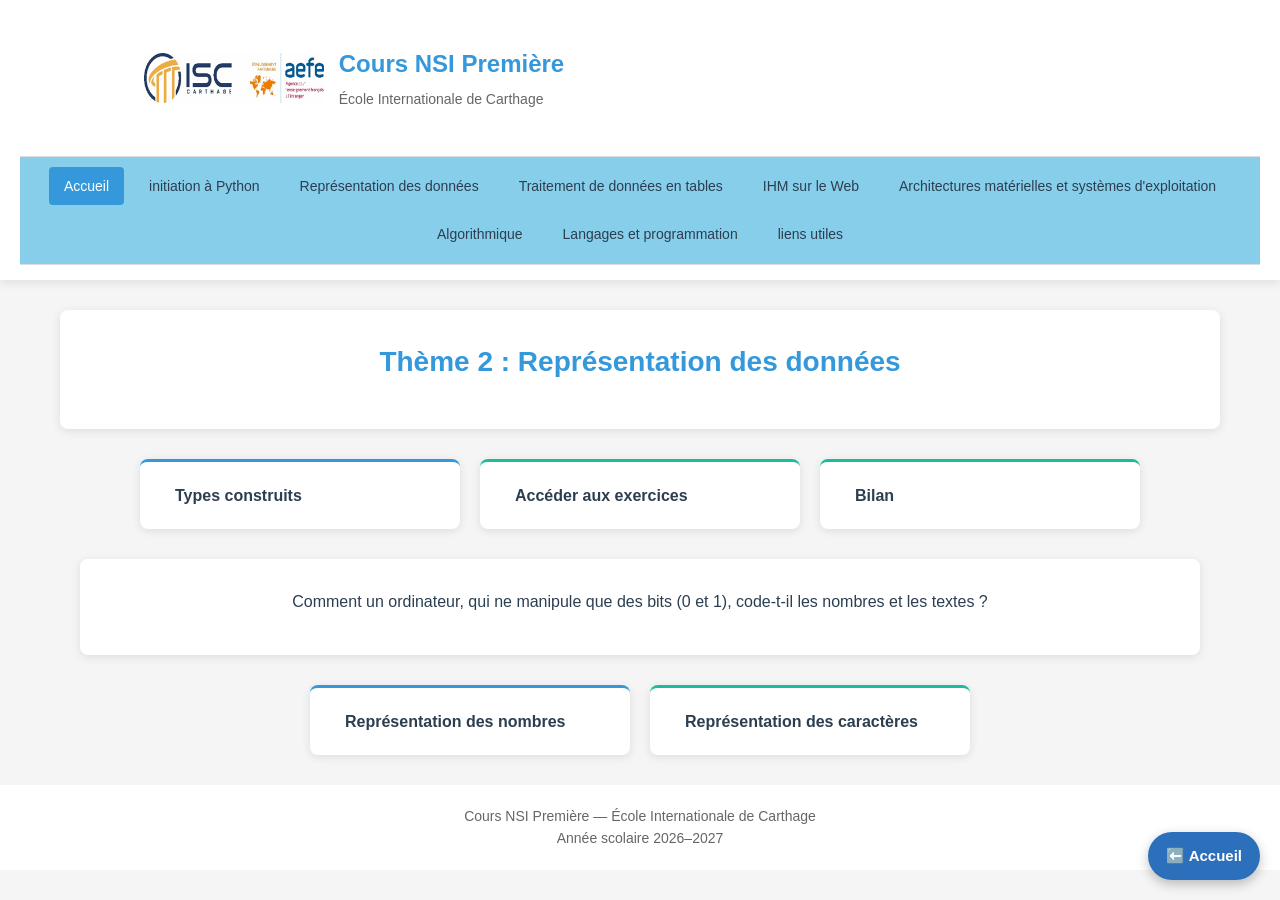
<file: cours2.html>
<!DOCTYPE html>
<html lang="fr">

<head>
    <meta charset="UTF-8">
    <meta name="viewport" content="width=device-width, initial-scale=1.0">

    <title>Cours NSI Première | ISC</title>

    <link rel="stylesheet" href="style.css">
      <style>
        /* ===== Réinitialisation ===== */
        * {
            margin: 0;
            padding: 0;
            box-sizing: border-box;
        }

        /* ===== Variables CSS ===== */
        :root {
            --primary-color: #3498db;   /* Bleu pour les titres */
            --secondary-color: #2980b9; /* Bleu foncé */
            --tertiary-color: #1abc9c;   /* Vert pour les boutons */
            --text-color: #2c3e50;       /* Couleur du texte */
            --light-gray: #f5f5f5;      /* Fond clair */
            --white: #fff;              /* Blanc */
            --code-bg: #f8f9fa;         /* Fond des blocs de code */
            --border-color: #ddd;       /* Bordure légère */
            --shadow: 0 2px 10px rgba(0, 0, 0, 0.1);
            --max-width: 1200px;        /* Largeur max du contenu */
        }

        /* ===== Police et couleurs globales ===== */
        body {
            font-family: 'Segoe UI', Tahoma, Geneva, Verdana, sans-serif;
            line-height: 1.6;
            color: var(--text-color);
            background-color: var(--light-gray);
            padding: 0;
            margin: 0;
        }

        /* ===== Barre de navigation ===== */
        header {
            background-color: var(--white);
            box-shadow: var(--shadow);
            padding: 15px 20px;
            position: sticky;
            top: 0;
            z-index: 100;
        }

        .logo-titre {
            display: flex;
            align-items: center;
            gap: 15px;
            margin-bottom: 15px;
        }

        .logo-titre img {
            height: 50px;
            width: auto;
        }

        .logo-titre h1 {
            color: var(--primary-color);
            font-size: 24px;
            margin-bottom: 5px;
        }

        .logo-titre p {
            color: #666;
            font-size: 14px;
        }

        nav {
            display: flex;
            flex-wrap: wrap;
            gap: 10px;
            padding: 10px 0;
            border-top: 1px solid var(--border-color);
            border-bottom: 1px solid var(--border-color);
        }

        nav a {
            color: var(--text-color);
            text-decoration: none;
            padding: 8px 15px;
            border-radius: 4px;
            transition: all 0.3s;
            font-size: 14px;
        }

        nav a:hover, nav a.active {
            background-color: var(--primary-color);
            color: var(--white);
        }

        /* ===== Conteneur principal ===== */
        .container {
            max-width: var(--max-width);
            margin: 30px auto;
            padding: 0 20px;
        }

        /* ===== Présentation du chapitre ===== */
        .chapter-header {
            background-color: var(--white);
            padding: 30px;
            border-radius: 8px;
            box-shadow: var(--shadow);
            margin-bottom: 30px;
            text-align: center;
        }

        .chapter-header h1 {
            color: var(--primary-color);
            font-size: 28px;
            margin-bottom: 15px;
        }

        .chapter-header p {
            font-size: 16px;
            margin-bottom: 10px;
        }

        .chapter-description {
            max-width: 800px;
            margin: 0 auto 20px;
            text-align: left;
        }

        .chapter-objectives {
            max-width: 800px;
            margin: 20px auto 0;
            text-align: left;
        }

        .chapter-objectives h2 {
            color: var(--secondary-color);
            font-size: 20px;
            margin-bottom: 15px;
        }

        .chapter-objectives ul {
            list-style: none;
            padding-left: 0;
        }

        .chapter-objectives li {
            padding: 8px 0;
            padding-left: 30px;
            position: relative;
        }

        .chapter-objectives li:before {
            content: "✓";
            color: var(--tertiary-color);
            position: absolute;
            left: 0;
        }

        /* ===== Liens vers cours et exercices ===== */
        .chapter-links {
            display: flex;
            justify-content: center;
            gap: 20px;
            margin-top: 30px;
        }

        .chapter-link {
            display: flex;
            align-items: center;
            gap: 10px;
            background-color: var(--white);
            padding: 15px 25px;
            border-radius: 8px;
            box-shadow: var(--shadow);
            text-decoration: none;
            color: var(--text-color);
            font-weight: bold;
            font-size: 16px;
            transition: all 0.3s;
              width: 320px;       /* Largeur fixe identique pour tous */
              height: 70px;       /* Hauteur fixe identique pour tous */                      
                    }

        .chapter-link:hover {
            transform: translateY(-5px);
            box-shadow: 0 5px 15px rgba(0, 0, 0, 0.1);
        }

        .chapter-link i {
            font-size: 20px;
            color: var(--primary-color);
        }

        .link-cours {
            border-top: 3px solid var(--primary-color);
        }

        .link-exercices {
            border-top: 3px solid var(--tertiary-color);
        }

        /* ===== Pied de page ===== */
        footer {
            text-align: center;
            padding: 20px;
            background-color: var(--white);
            color: #666;
            margin-top: 30px;
        }

        /* ===== Responsive ===== */
        @media (max-width: 768px) {
            .chapter-links {
                flex-direction: column;
                align-items: center;
            }
            .chapter-header {
                padding: 20px;
            }
        }
    </style>
</head>

<body>

    <!-- =========================
         BARRE DE NAVIGATION
    ========================== -->

    <header>

        <div class="logo-titre">

            <!-- Logo de l'école -->
            <img src="images/logo.png" alt="Logo de l'École Internationale de Carthage">

            <div>
                <h1>Cours NSI Première</h1>

                

                <p>École Internationale de Carthage</p>
            </div>

        </div>


        <nav>

            <a href="index.html" class="active">Accueil</a>

            <a href="cours1.html">initiation à Python</a>

            <a href="cours2.html">Représentation des données </a>

            <a href="activites.html">Traitement de données en tables</a>

            <a href="sorties.html">IHM sur le Web</a>

            <a href="productions.html">Architectures matérielles et systèmes d'exploitation</a>

            <a href="actualites.html">Algorithmique</a>

            <a href="ressources.html">Langages et programmation</a>
            <a href="ressources.html">liens utiles</a>

        </nav>

    </header>


    <!-- =========================
         PAGE D'ACCUEIL
    ========================== -->

    <div class="container">
        <!-- ===== Présentation du chapitre ===== -->
        <div class="chapter-header">
            <h1>Thème 2 : Représentation des données</h1>
            
            </div>
            <div class="chapter-links">
                <a href="liste.html" class="chapter-link link-cours">
                    <i class="fas fa-book"></i>
                    <span>Types construits </span>
                </a>
                <a href="exercicestc2.html" class="chapter-link link-exercices">
                    <i class="fas fa-tasks"></i>
                    <span>Accéder aux exercices</span>
                </a>
                <a href="bilan2.html" class="chapter-link link-exercices">
                    <i class="fas fa-tasks"></i>
                    <span>Bilan</span>
                </a>
                
            </div>
        </div>
    </div>
<div class="container">
        <!-- ===== Présentation du chapitre ===== -->
    <div class="container">
        <!-- ===== Présentation du chapitre ===== -->
        <div class="chapter-header">
            <p>Comment un ordinateur, qui ne manipule que des bits (0 et 1), code-t-il les nombres et les textes ?</p>
            
            </div>
       
            <div class="chapter-links">
                <a href="representations_num.html" class="chapter-link link-cours">
                    <i class="fas fa-book"></i>
                    <span>Représentation des nombres</span>
                </a>
                <a href="representations_car.html" class="chapter-link link-exercices">
                    <i class="fas fa-tasks"></i>
                    <span>Représentation des caractères</span>
                </a>
                
            </div>
        </div>
    </div>
   


    <!-- =========================
         PIED DE PAGE
    ========================== -->

    <footer>

        <p>
            Cours NSI Première  — École Internationale de Carthage
        </p>

        <p>
            Année scolaire 2026–2027
        </p>

    </footer>
<!-- Bouton flottant de retour à l'accueil -->
<a href="index.html" class="bouton-retour">
    ⬅️ Accueil
</a>

</body>

</html>
</file>
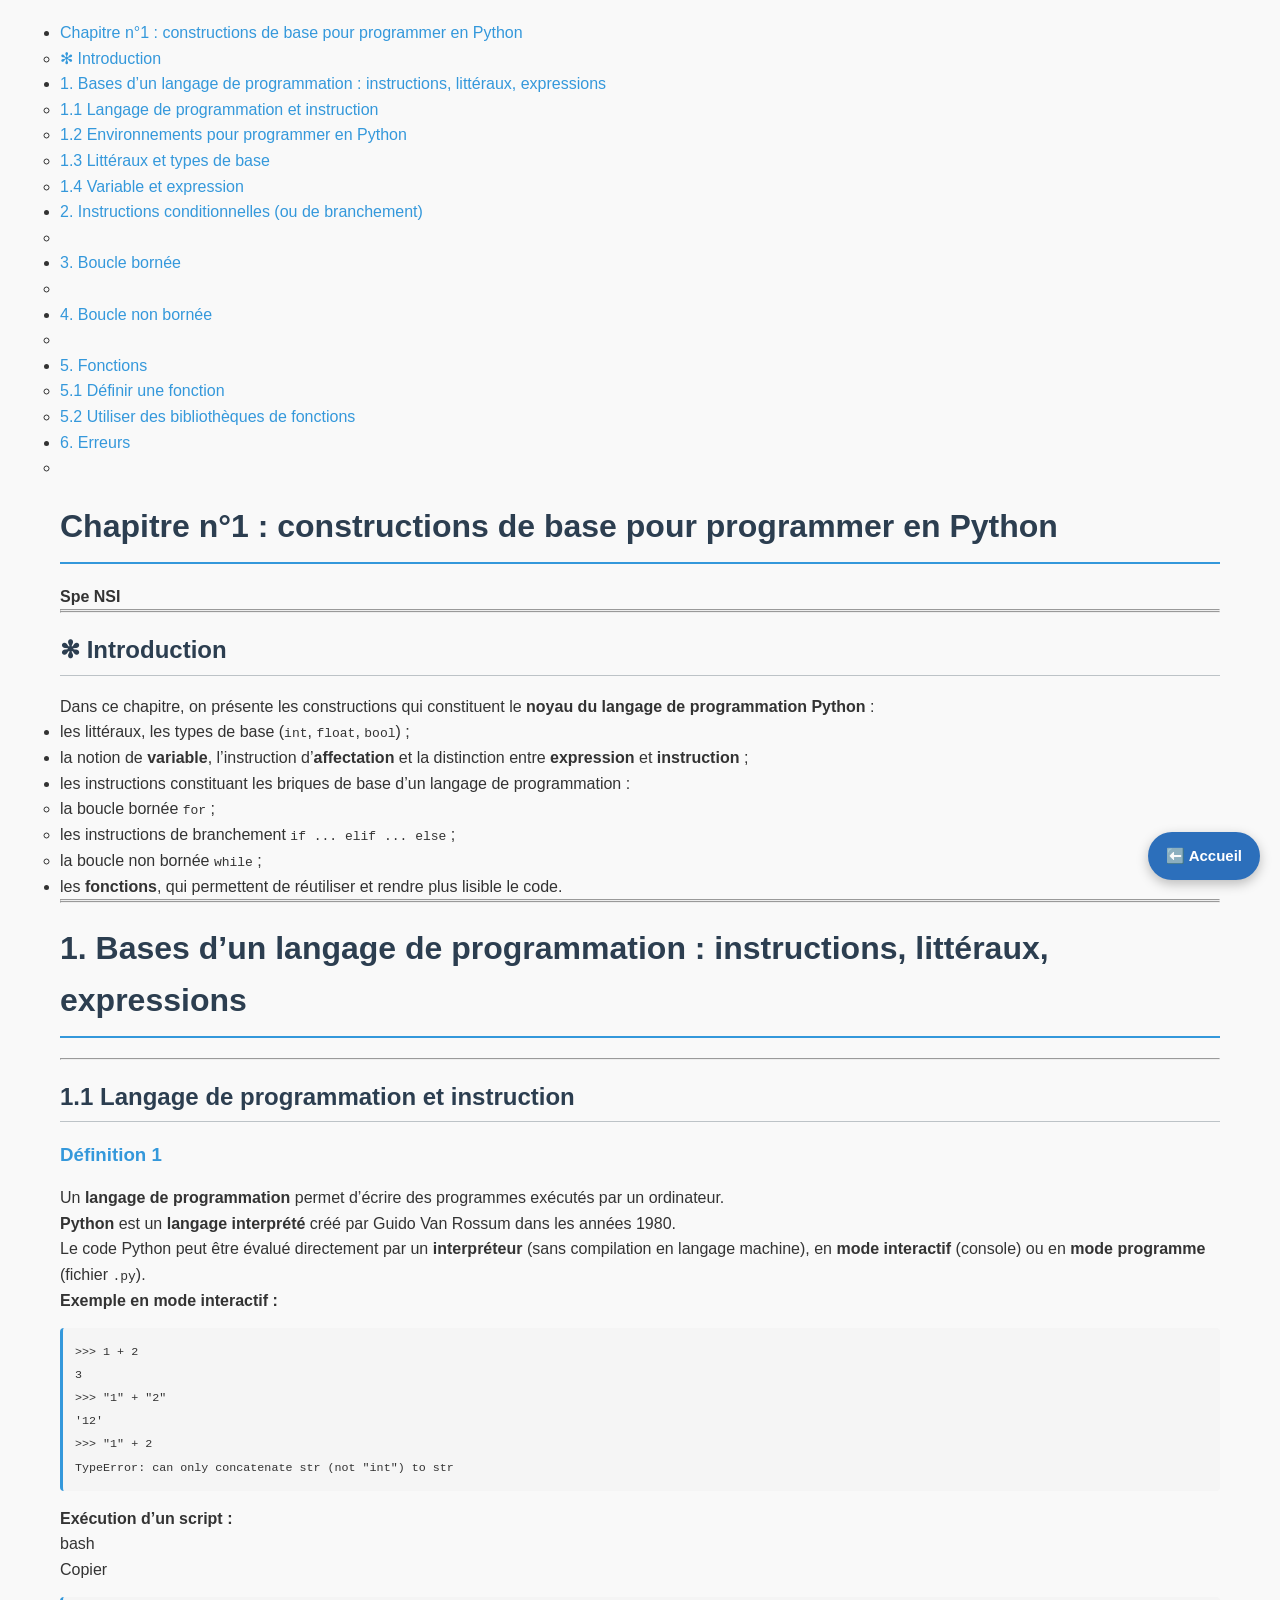
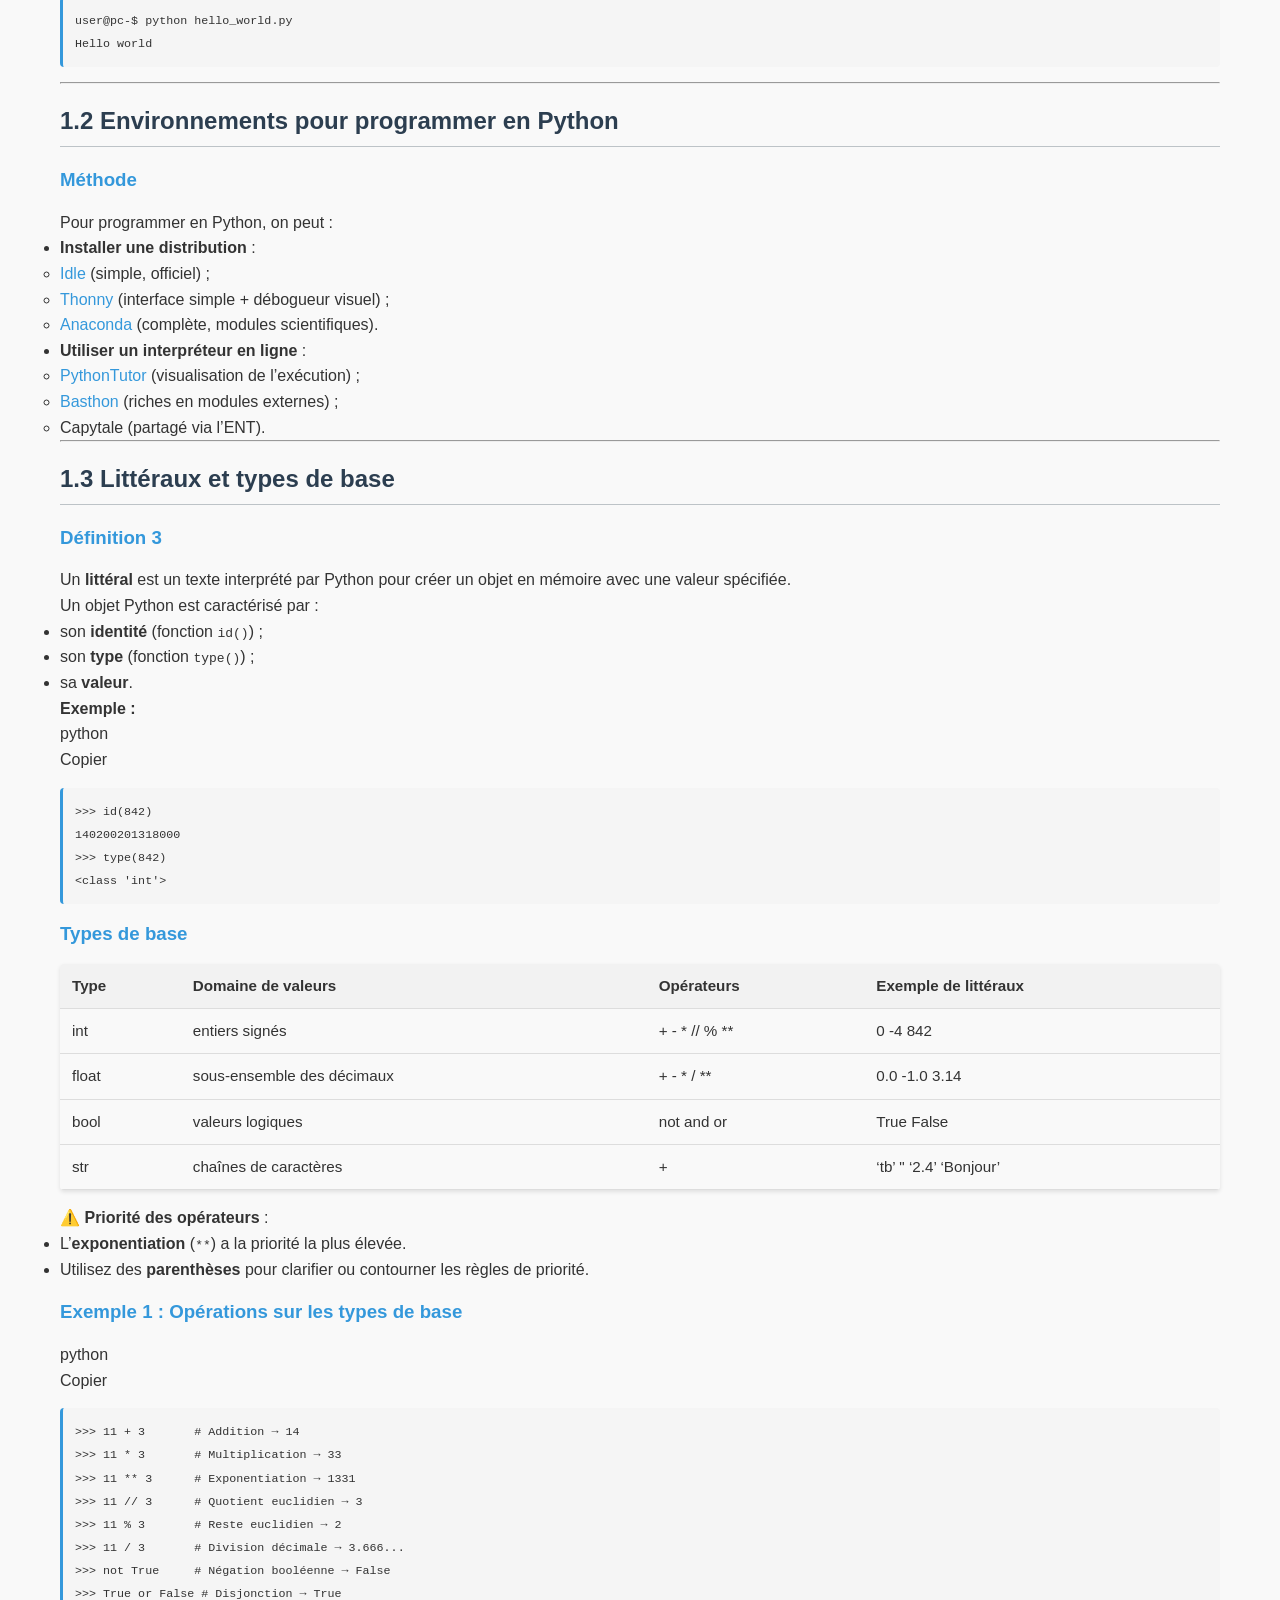
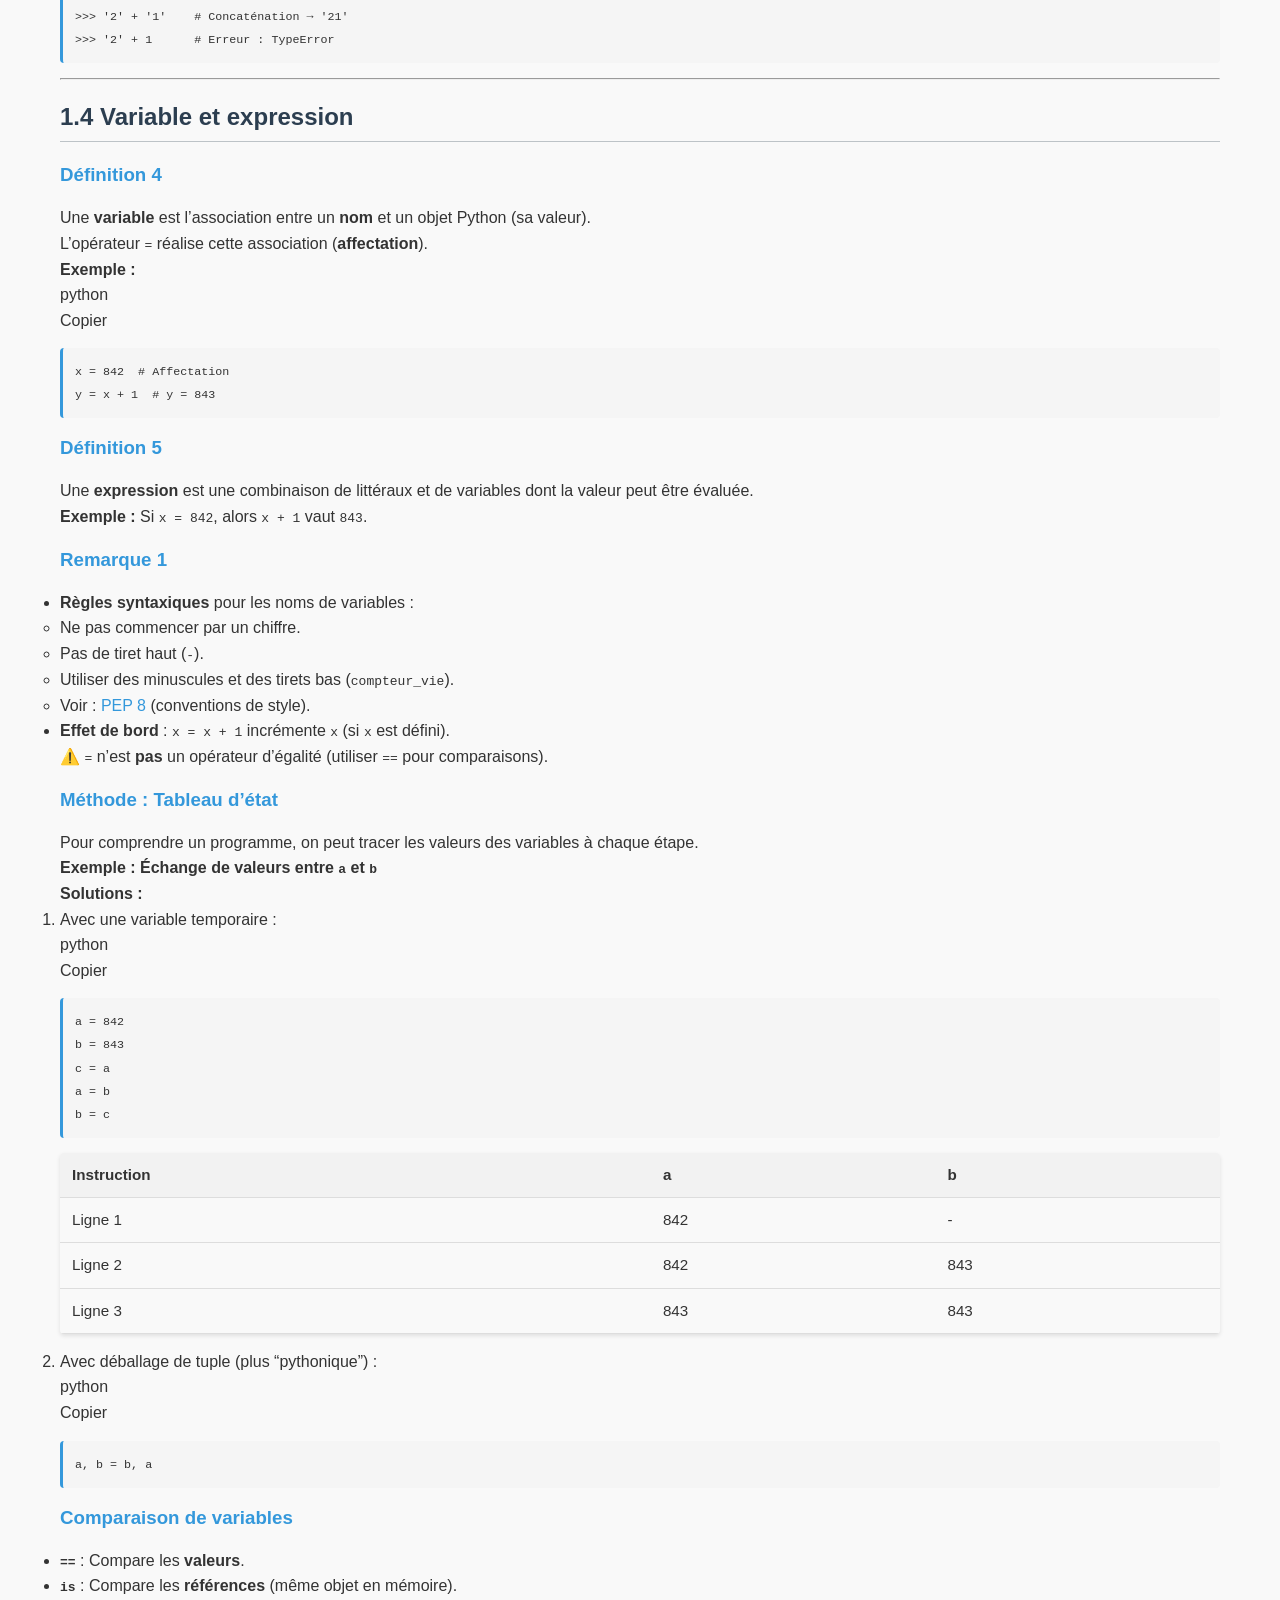
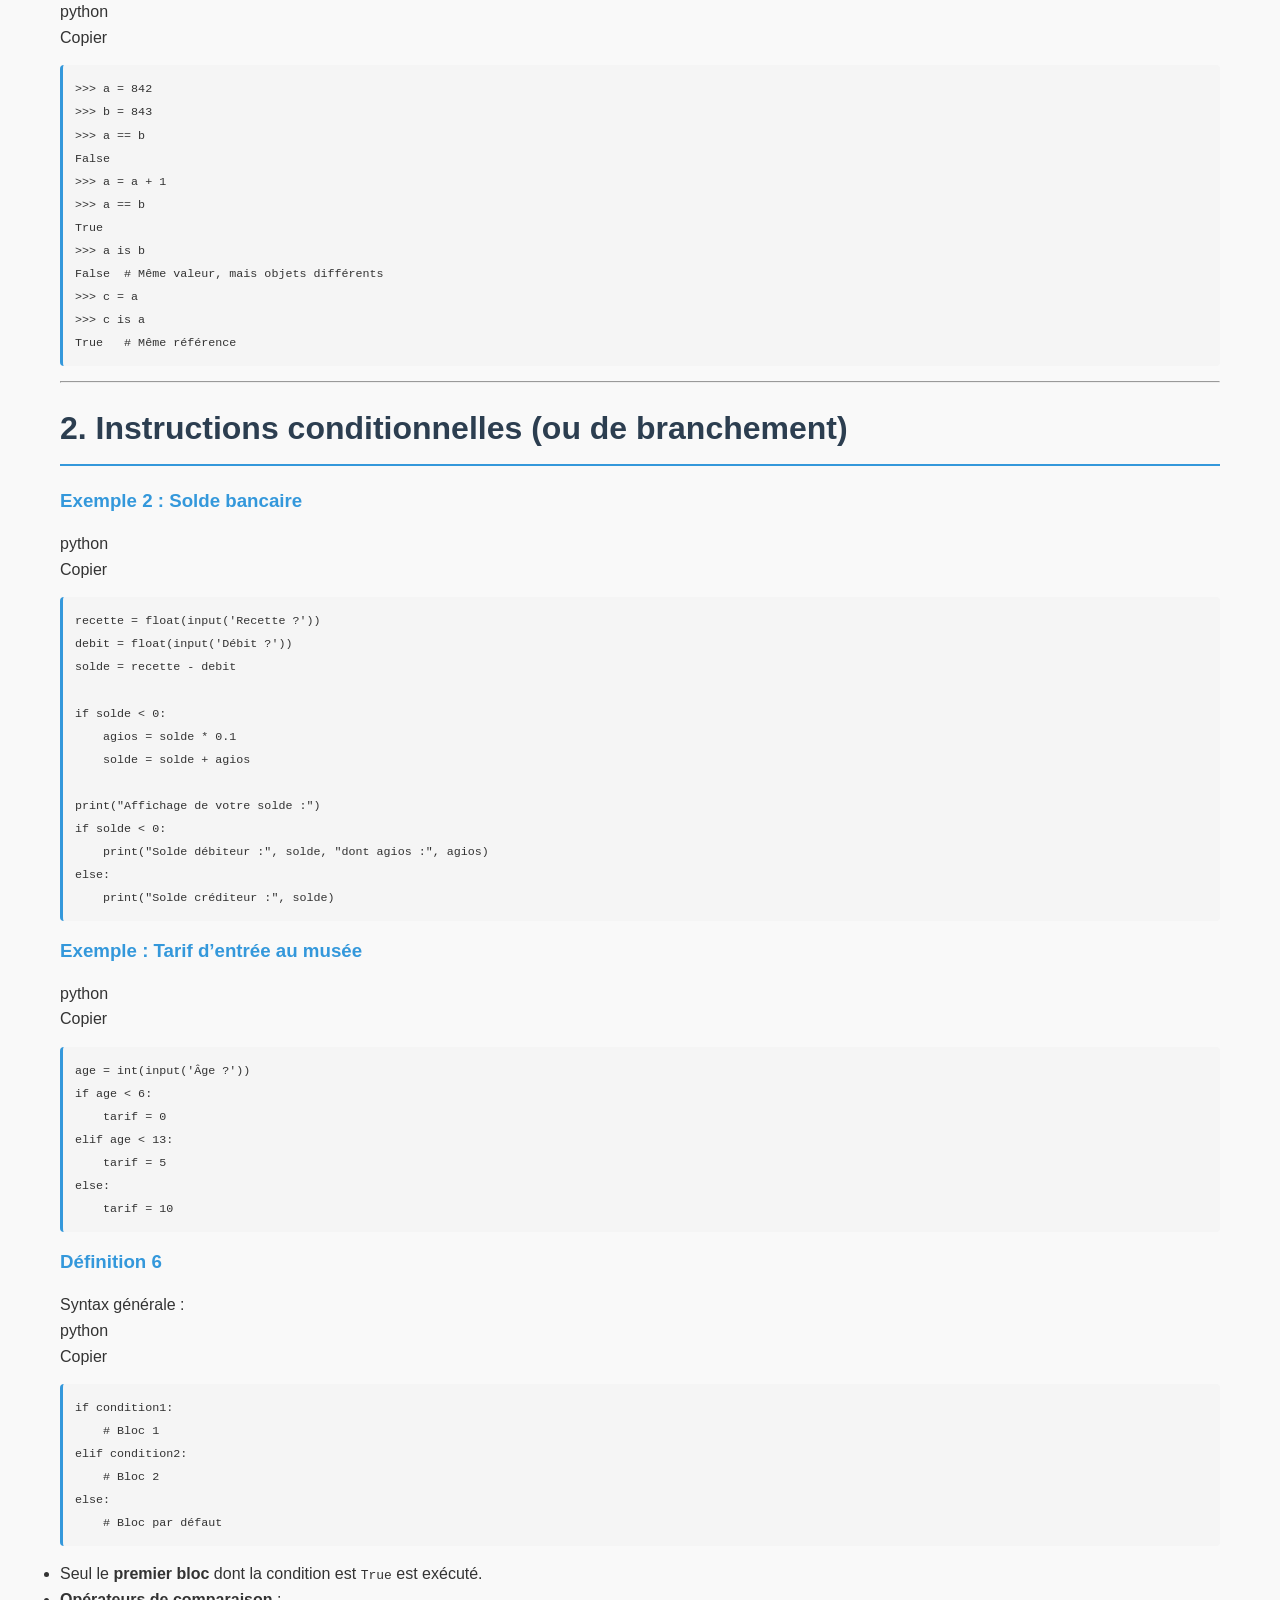
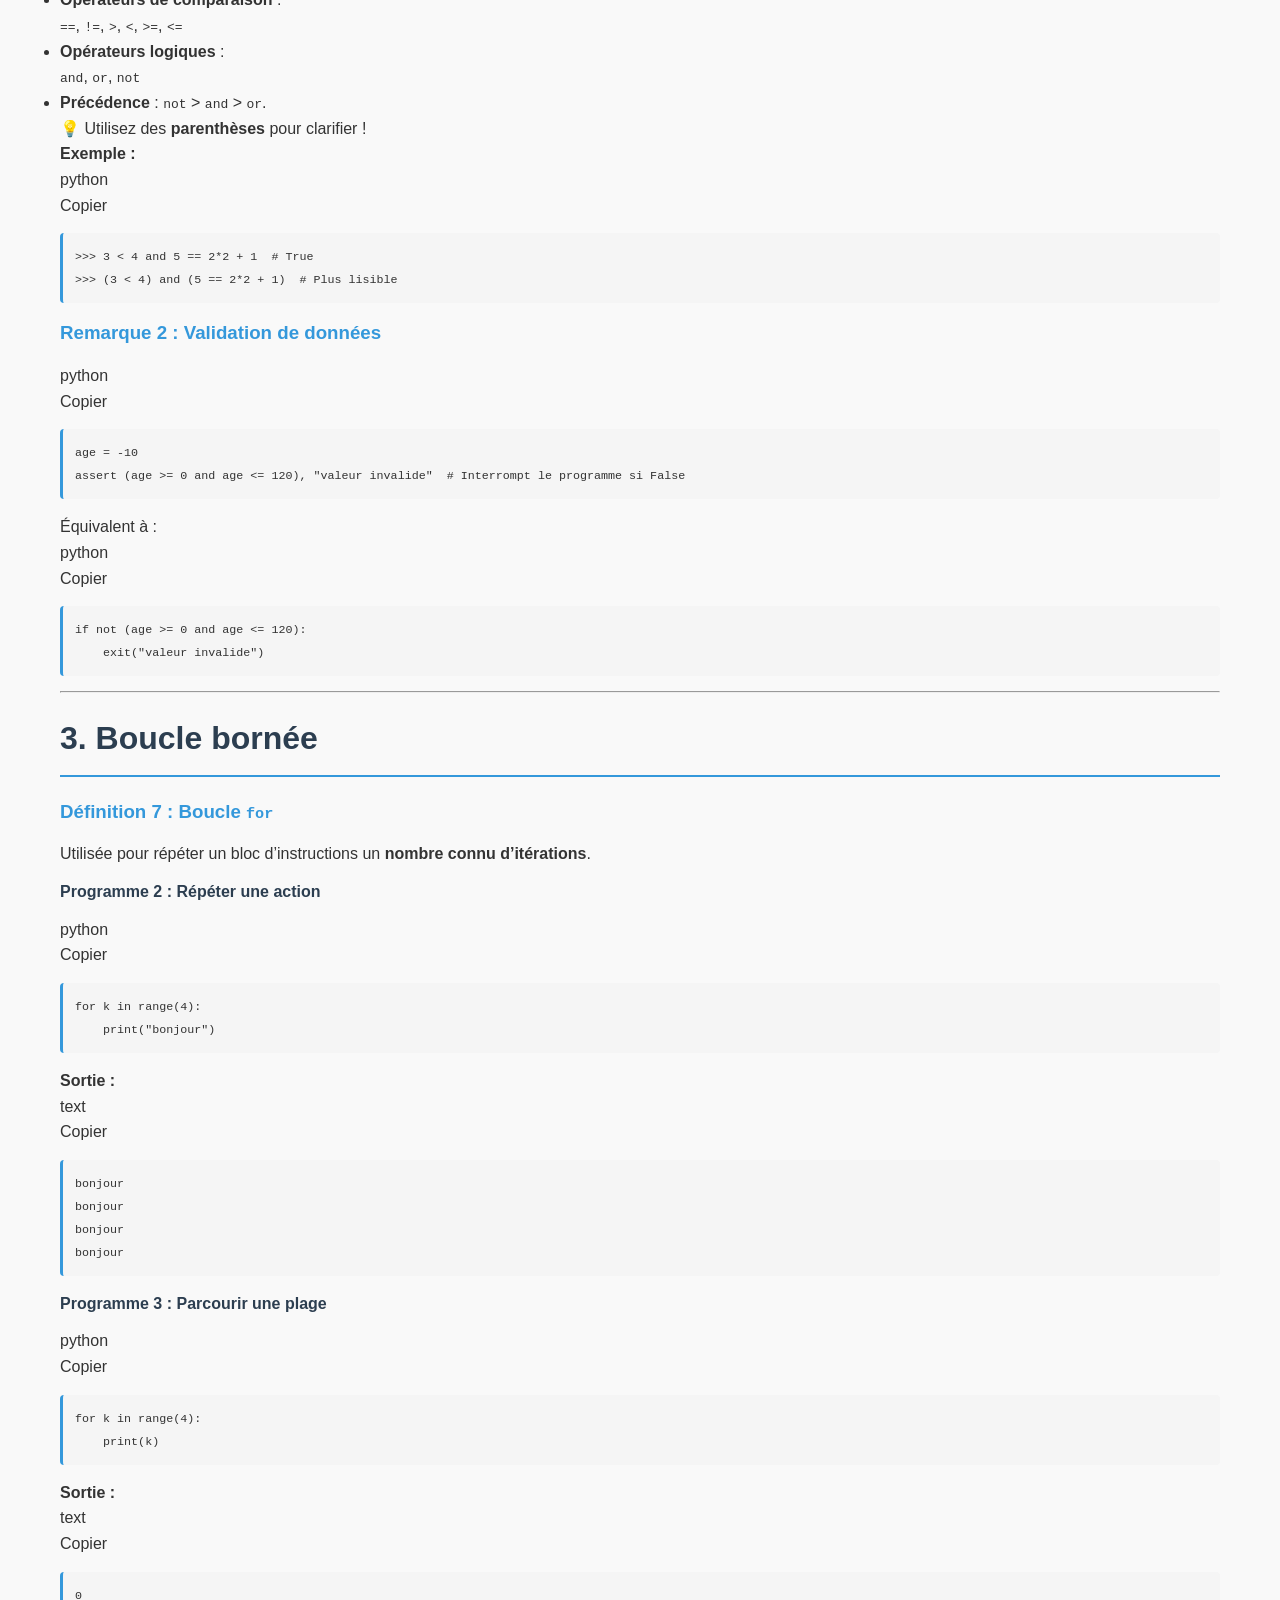
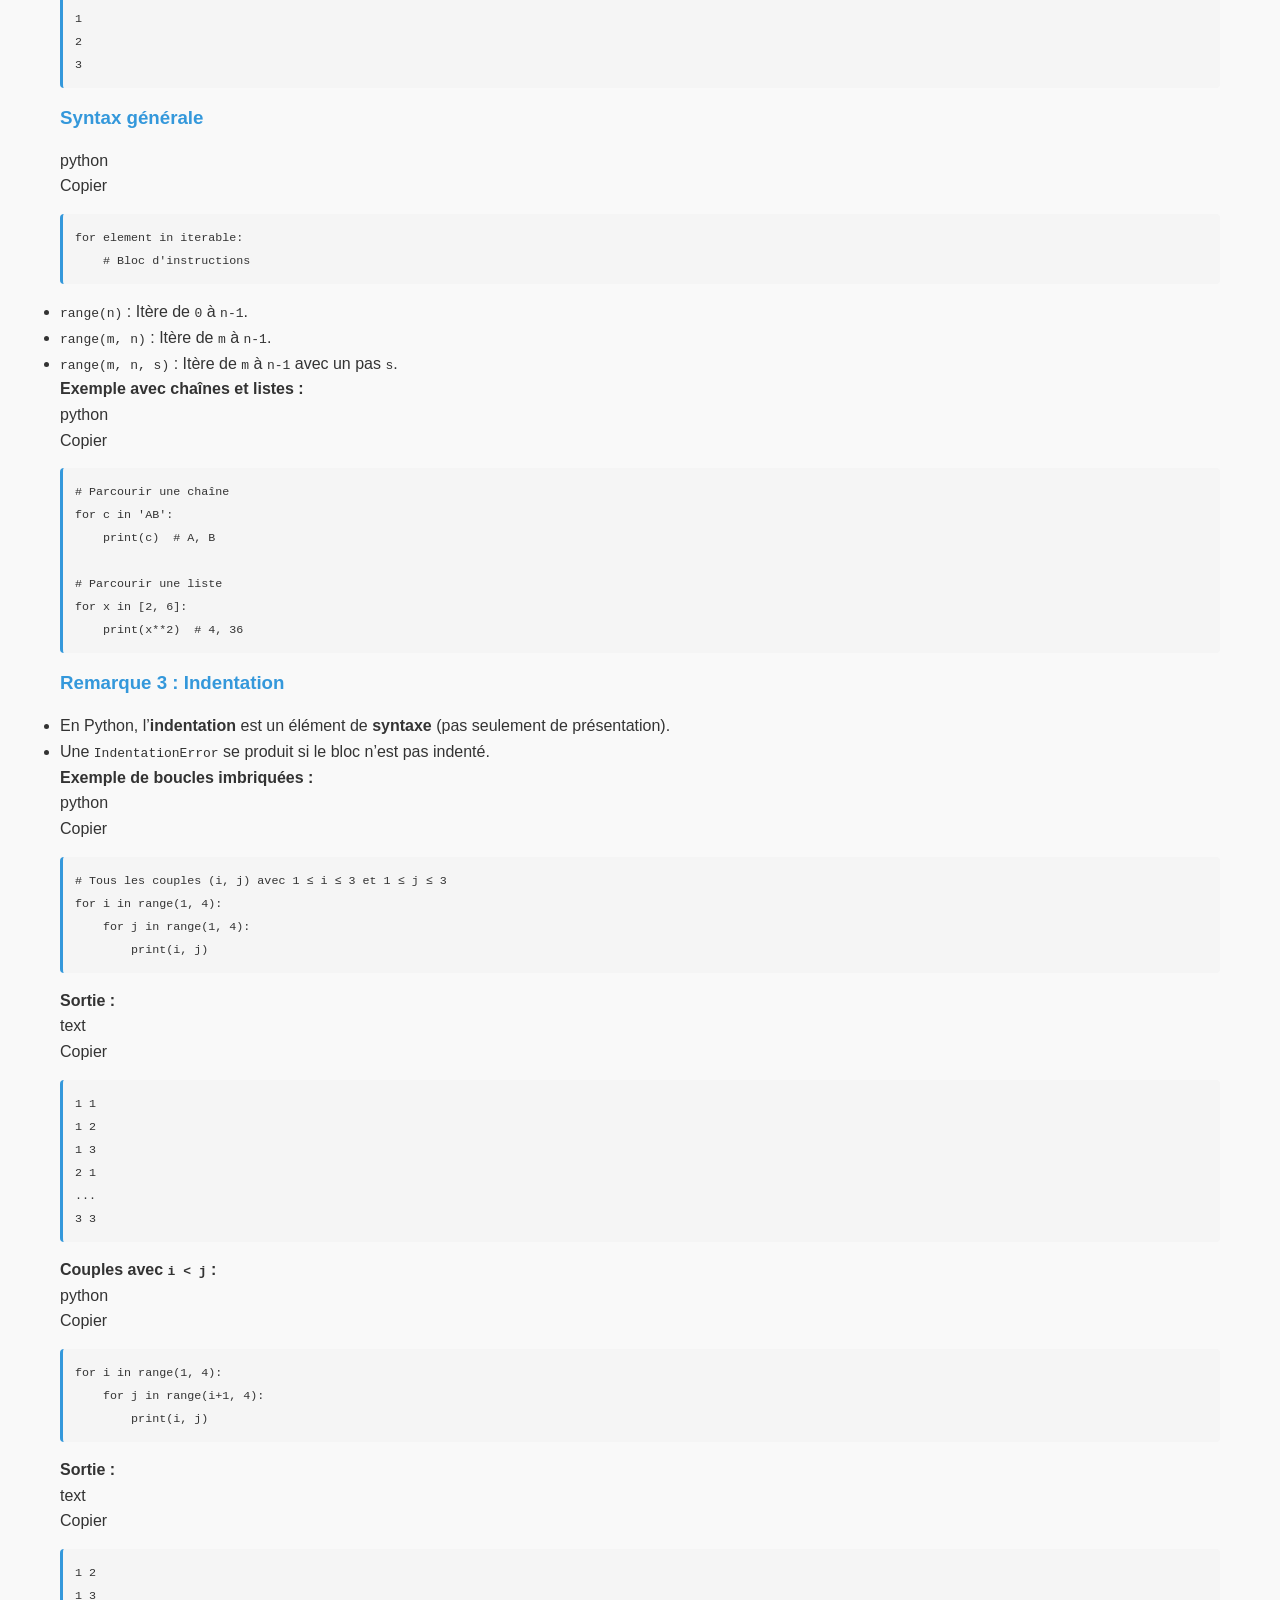
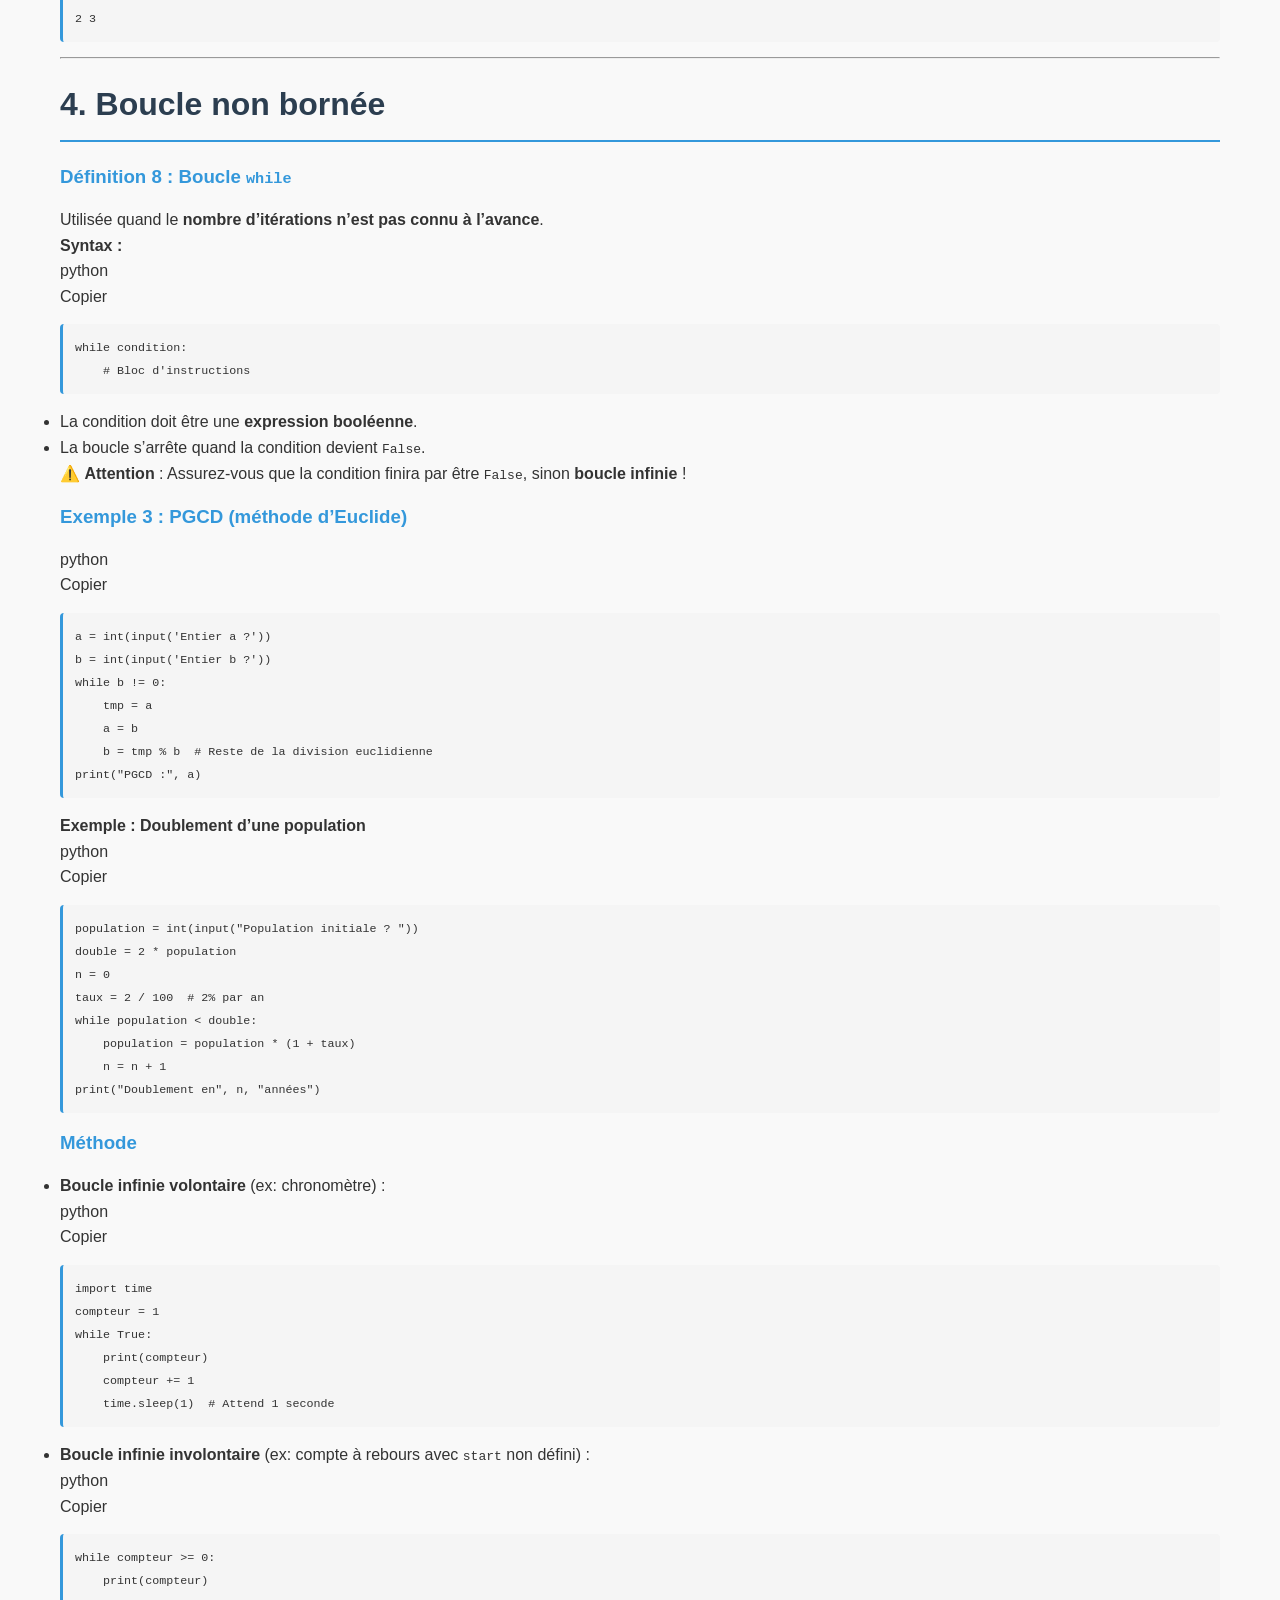
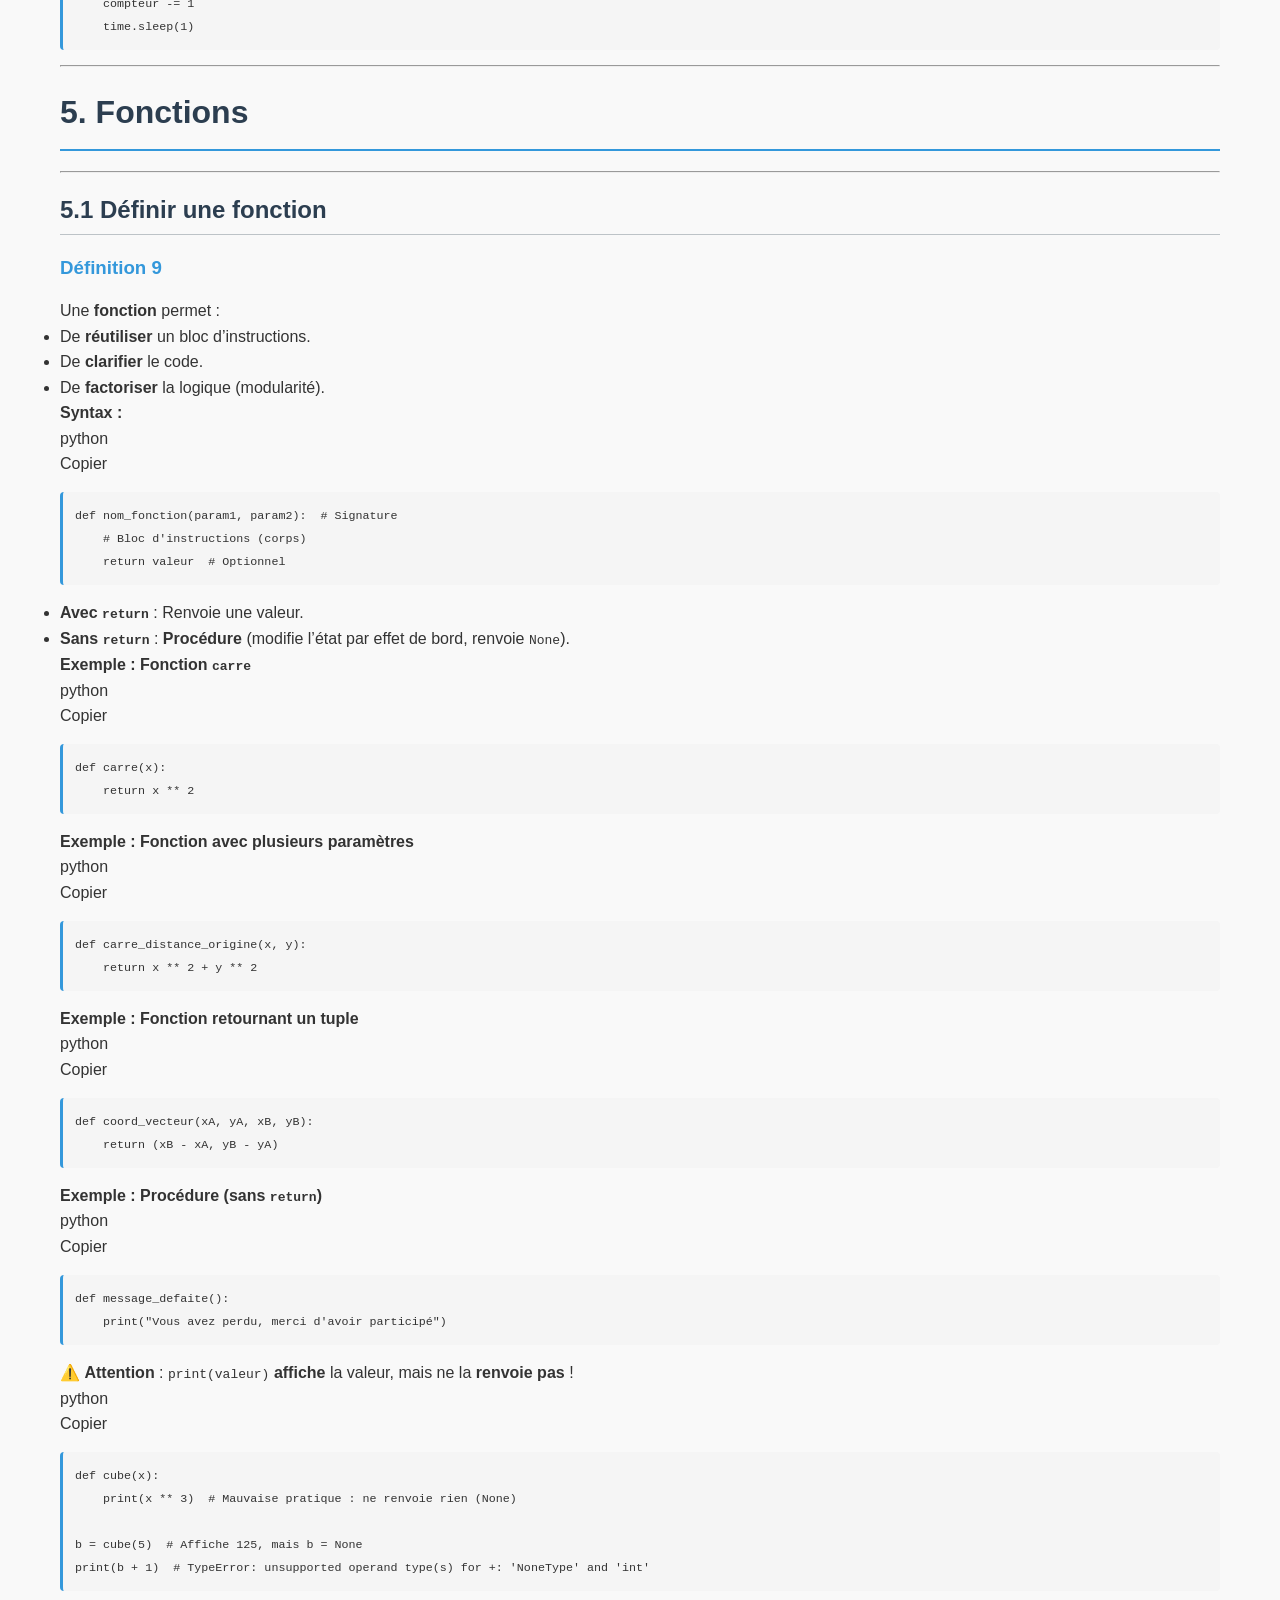
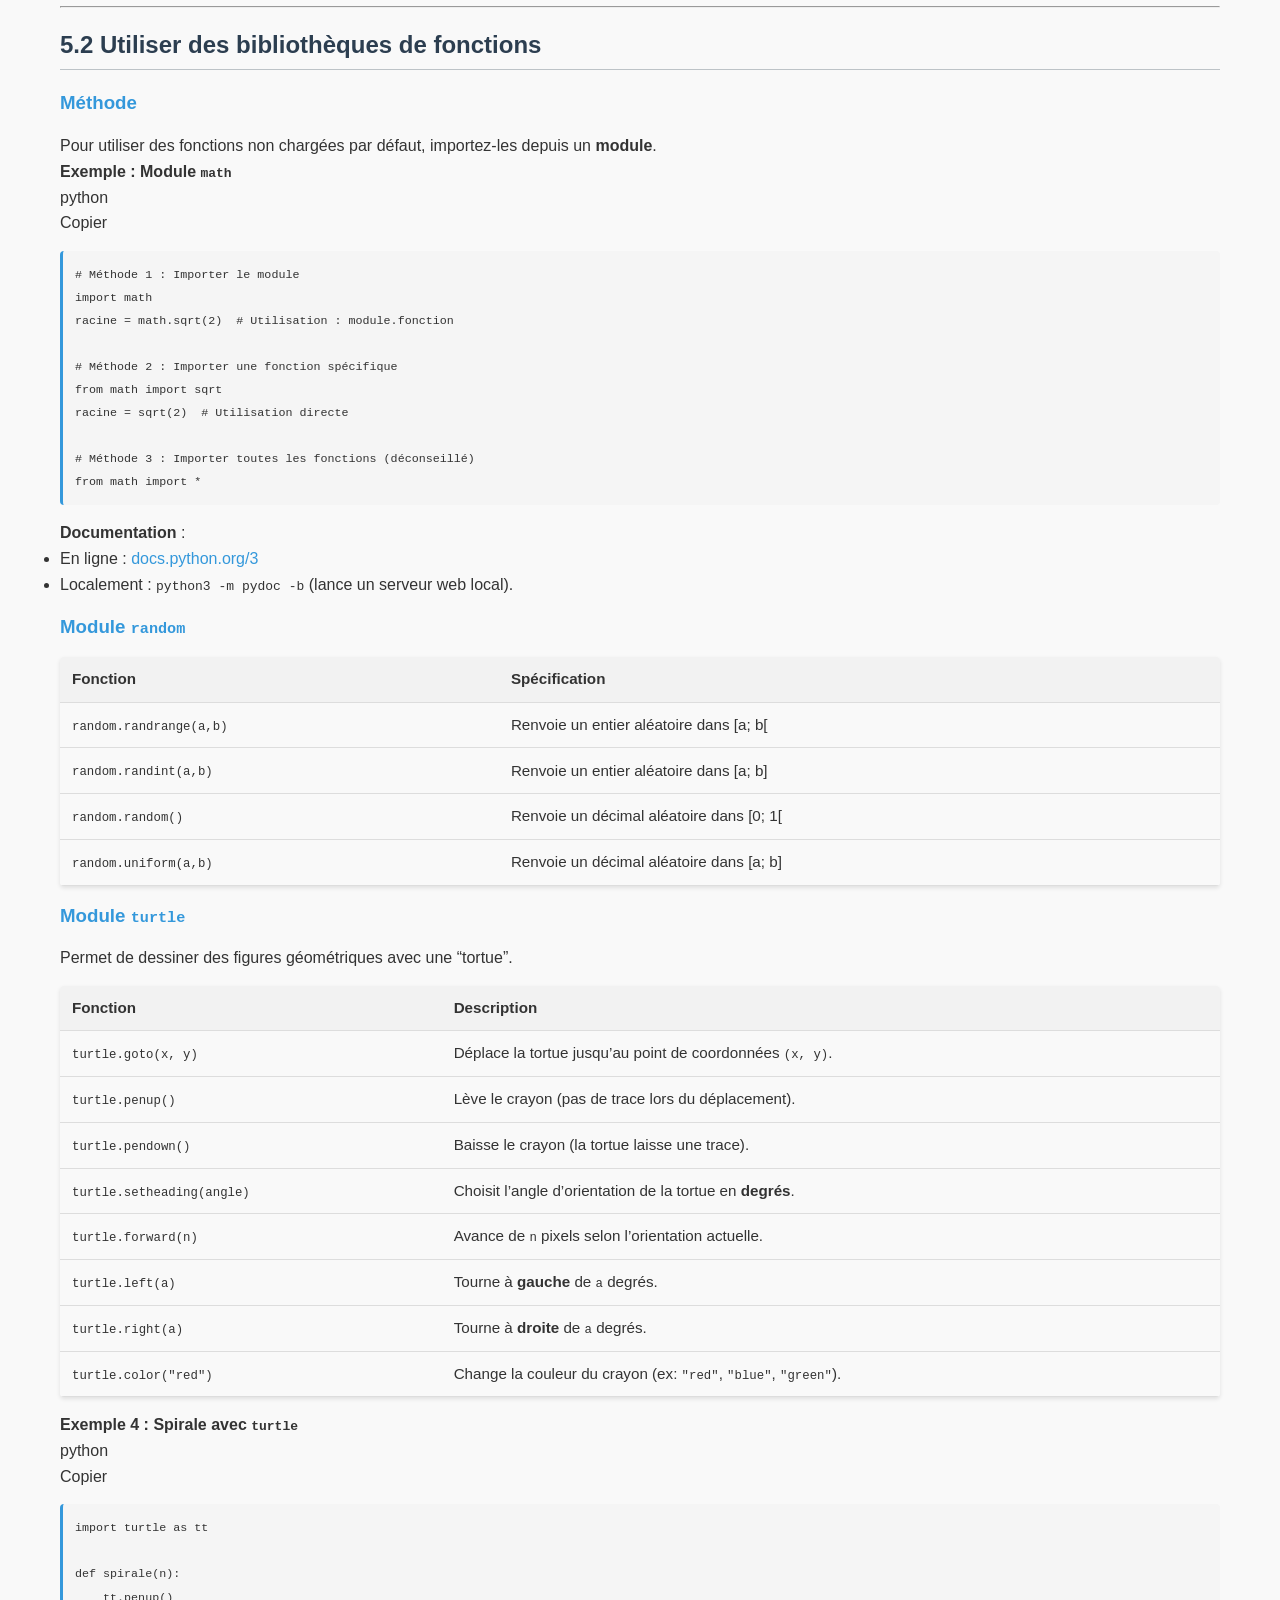
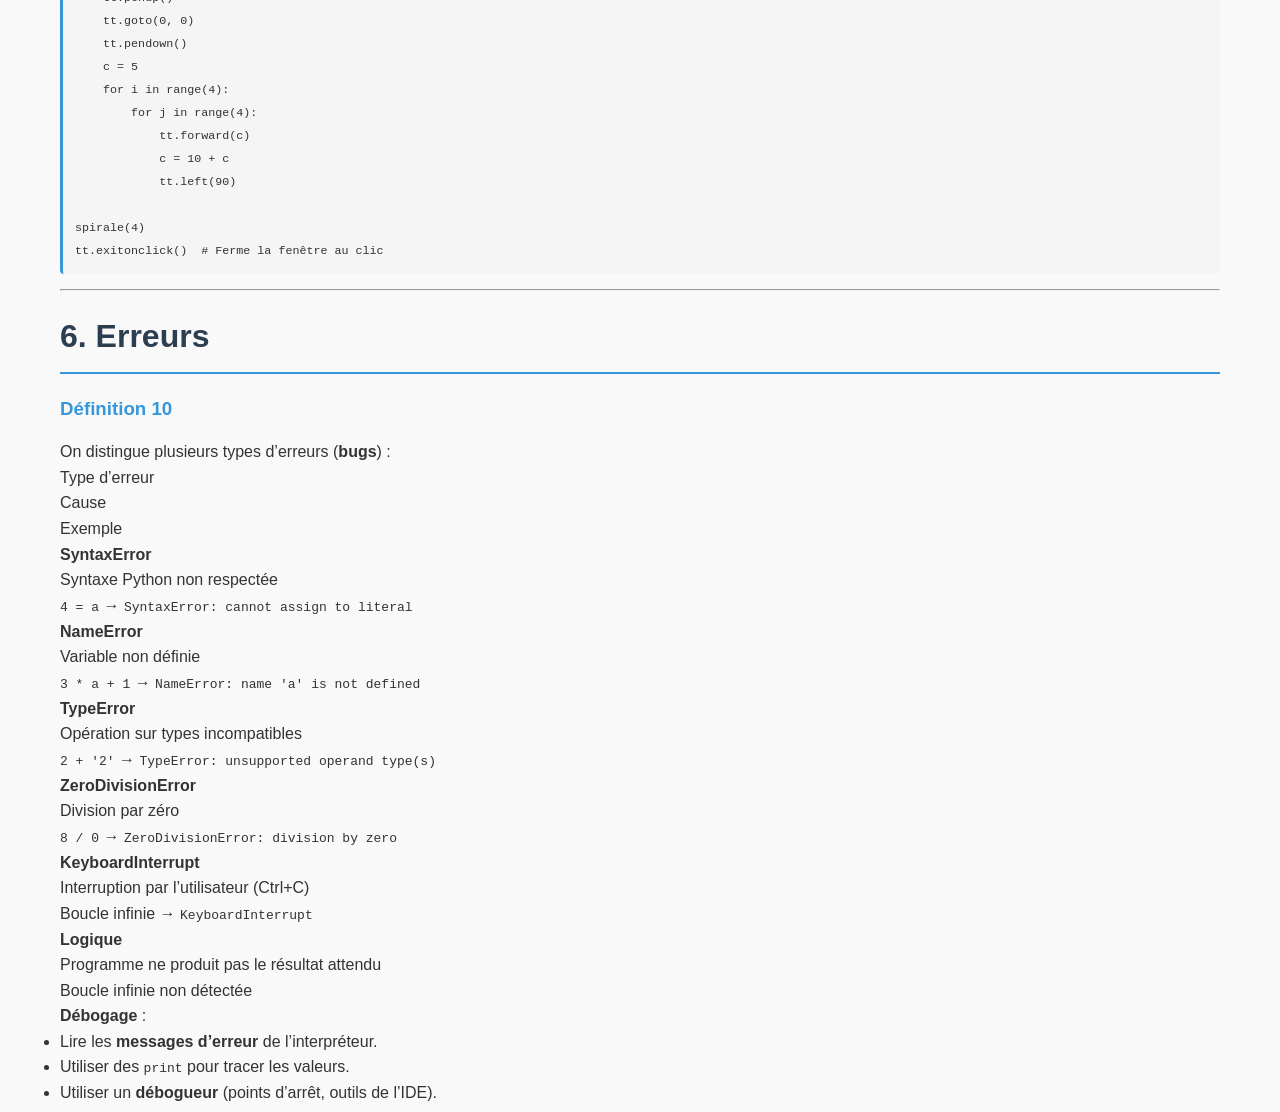
<file: coursBP.html>
﻿<!DOCTYPE html>
<html>

<head>
  <meta charset="utf-8">
  <meta name="viewport" content="width=device-width, initial-scale=1.0">
  <title>cours1</title>
  <link rel="stylesheet" href="https://stackedit.io/style.css" />
  <link rel="stylesheet" href="style.css">
  <style>
    /* ========== POLICES ET COULEURS DE BASE ========== */
body {
    font-family: 'Segoe UI', Tahoma, Geneva, Verdana, sans-serif;
    line-height: 1.6;
    color: #333;
    background-color: #f9f9f9;
    padding: 20px;
    max-width: 1200px;
    margin: 0 auto;
}

/* ========== TITRES ========== */
h1 {
    color: #2c3e50;
    border-bottom: 2px solid #3498db;
    padding-bottom: 10px;
    margin: 20px 0;
}

h2 {
    color: #2c3e50;
    border-bottom: 1px solid #bdc3c7;
    padding-bottom: 5px;
    margin: 18px 0;
}

h3 {
    color: #3498db;
    margin: 15px 0;
}

h4, h5, h6 {
    color: #2c3e50;
    margin: 12px 0;
}

/* ========== LIENS ========== */
a {
    color: #3498db;
    text-decoration: none;
}

a:hover {
    text-decoration: underline;
}

/* ========== TABLEAUX ========== */
table {
    width: 100%;
    border-collapse: collapse;
    margin: 15px 0;
    font-size: 0.95em;
    box-shadow: 0 2px 4px rgba(0, 0, 0, 0.1);
    border-radius: 4px;
    overflow: hidden;
}

th, td {
    padding: 10px 12px;
    text-align: left;
    border-bottom: 1px solid #ddd;
}

th {
    background-color: #f2f2f2;
    font-weight: 600;
}

tr:nth-child(even) {
    background-color: #f9f9f9;
}

tr:hover {
    background-color: #f0f8ff;
}

/* ========== BLOCS DE CODE ========== */
.code-block, pre {
    background: #f5f5f5;
    padding: 12px;
    border-radius: 4px;
    margin: 15px 0;
    overflow-x: auto;
    border-left: 3px solid #3498db;
    font-family: 'Courier New', monospace;
    font-size: 0.9em;
}

/* ========== BOUTONS ========== */
.btn-execute {
    background: #27ae60;
    color: white;
    border: none;
    padding: 6px 12px;
    border-radius: 4px;
    cursor: pointer;
    font-size: 0.9em;
    margin-top: 8px;
}

.btn-execute:hover {
    background: #219653;
}

/* ========== ONGLETS ========== */
.nav-tabs {
    border-bottom: 1px solid #ddd;
    margin: 20px 0;
}

.nav-tabs .nav-link {
    padding: 8px 15px;
    color: #3498db;
    border: 1px solid transparent;
    border-radius: 4px 4px 0 0;
    margin-right: 5px;
}

.nav-tabs .nav-link.active {
    background-color: #3498db;
    color: white;
    border-color: #ddd;
    border-bottom-color: transparent;
}

.tab-content {
    padding: 15px;
    border: 1px solid #ddd;
    border-top: none;
    border-radius: 0 0 4px 4px;
    background: white;
}

/* ========== SECTIONS ========== */
.section {
    background: white;
    border-radius: 4px;
    padding: 15px;
    margin: 20px 0;
    box-shadow: 0 1px 3px rgba(0, 0, 0, 0.1);
}

/* ========== QUIZ ========== */
.quiz {
    background: #f8f9fa;
    padding: 15px;
    border-radius: 4px;
    margin: 15px 0;
    border-left: 4px solid #3498db;
}

.quiz-question {
    font-weight: bold;
    margin-bottom: 10px;
}

.quiz-option {
    background: white;
    padding: 8px;
    margin: 5px 0;
    border-radius: 4px;
    border: 1px solid #ddd;
    cursor: pointer;
}

.quiz-option:hover {
    background: #f0f8ff;
    border-color: #3498db;
}

/* ========== AUTRES ÉLÉMENTS ========== */
img {
    max-width: 100%;
    height: auto;
    display: block;
    margin: 15px auto;
    border-radius: 4px;
}

.diagram {
    text-align: center;
    margin: 20px 0;
}

/* ========== RESPONSIVE ========== */
@media (max-width: 768px) {
    body {
        padding: 10px;
    }

    table {
        font-size: 0.85em;
    }

    th, td {
        padding: 8px;
    }
}
    
  </style>
</head>

<body class="stackedit">
  <div class="stackedit__left">
    <div class="stackedit__toc">
      
<ul>
<li><a href="#chapitre-n°1--constructions-de-base-pour-programmer-en-python">Chapitre n°1 : constructions de base pour programmer en Python</a>
<ul>
<li><a href="#✻-introduction">✻ Introduction</a></li>
</ul>
</li>
<li><a href="#bases-dun-langage-de-programmation--instructions-littéraux-expressions">1. Bases d’un langage de programmation : instructions, littéraux, expressions</a>
<ul>
<li><a href="#langage-de-programmation-et-instruction">1.1 Langage de programmation et instruction</a></li>
<li><a href="#environnements-pour-programmer-en-python">1.2 Environnements pour programmer en Python</a></li>
<li><a href="#littéraux-et-types-de-base">1.3 Littéraux et types de base</a></li>
<li><a href="#variable-et-expression">1.4 Variable et expression</a></li>
</ul>
</li>
<li><a href="#instructions-conditionnelles-ou-de-branchement">2. Instructions conditionnelles (ou de branchement)</a>
<ul>
<li></li>
</ul>
</li>
<li><a href="#boucle-bornée">3. Boucle bornée</a>
<ul>
<li></li>
</ul>
</li>
<li><a href="#boucle-non-bornée">4. Boucle non bornée</a>
<ul>
<li></li>
</ul>
</li>
<li><a href="#fonctions">5. Fonctions</a>
<ul>
<li><a href="#définir-une-fonction">5.1 Définir une fonction</a></li>
<li><a href="#utiliser-des-bibliothèques-de-fonctions">5.2 Utiliser des bibliothèques de fonctions</a></li>
</ul>
</li>
<li><a href="#erreurs">6. Erreurs</a>
<ul>
<li></li>
</ul>
</li>
</ul>

    </div>
  </div>
  <div class="stackedit__right">
    <div class="stackedit__html">
      <h1 id="chapitre-n°1--constructions-de-base-pour-programmer-en-python">Chapitre n°1 : constructions de base pour programmer en Python</h1>
<p><strong>Spe NSI</strong></p>
<hr>
<hr>
<h2 id="✻-introduction">✻ Introduction</h2>
<p>Dans ce chapitre, on présente les constructions qui constituent le <strong>noyau du langage de programmation Python</strong> :</p>
<ul>
<li>les littéraux, les types de base (<code>int</code>, <code>float</code>, <code>bool</code>) ;</li>
<li>la notion de <strong>variable</strong>, l’instruction d’<strong>affectation</strong> et la distinction entre <strong>expression</strong> et <strong>instruction</strong> ;</li>
<li>les instructions constituant les briques de base d’un langage de programmation :
<ul>
<li>la boucle bornée <code>for</code> ;</li>
<li>les instructions de branchement <code>if ... elif ... else</code> ;</li>
<li>la boucle non bornée <code>while</code> ;</li>
</ul>
</li>
<li>les <strong>fonctions</strong>, qui permettent de réutiliser et rendre plus lisible le code.</li>
</ul>
<hr>
<hr>
<h1 id="bases-dun-langage-de-programmation--instructions-littéraux-expressions">1. Bases d’un langage de programmation : instructions, littéraux, expressions</h1>
<hr>
<h2 id="langage-de-programmation-et-instruction">1.1 Langage de programmation et instruction</h2>
<h3 id="définition-1">Définition 1</h3>
<p>Un <strong>langage de programmation</strong> permet d’écrire des programmes exécutés par un ordinateur.<br>
<strong>Python</strong> est un <strong>langage interprété</strong> créé par Guido Van Rossum dans les années 1980.<br>
Le code Python peut être évalué directement par un <strong>interpréteur</strong> (sans compilation en langage machine), en <strong>mode interactif</strong> (console) ou en <strong>mode programme</strong> (fichier <code>.py</code>).</p>
<p><strong>Exemple en mode interactif :</strong></p>
<pre class=" language-python"><code class="prism  language-python"><span class="token operator">&gt;&gt;</span><span class="token operator">&gt;</span> <span class="token number">1</span> <span class="token operator">+</span> <span class="token number">2</span>
<span class="token number">3</span>
<span class="token operator">&gt;&gt;</span><span class="token operator">&gt;</span> <span class="token string">"1"</span> <span class="token operator">+</span> <span class="token string">"2"</span>
<span class="token string">'12'</span>
<span class="token operator">&gt;&gt;</span><span class="token operator">&gt;</span> <span class="token string">"1"</span> <span class="token operator">+</span> <span class="token number">2</span>
TypeError<span class="token punctuation">:</span> can only concatenate <span class="token builtin">str</span> <span class="token punctuation">(</span><span class="token operator">not</span> <span class="token string">"int"</span><span class="token punctuation">)</span> to <span class="token builtin">str</span>
</code></pre>
<p><strong>Exécution d’un script :</strong></p>
<p>bash</p>
<p>Copier</p>
<pre><code>user@pc-$ python hello_world.py
Hello world
</code></pre>
<hr>
<h2 id="environnements-pour-programmer-en-python">1.2 Environnements pour programmer en Python</h2>
<h3 id="méthode">Méthode</h3>
<p>Pour programmer en Python, on peut :</p>
<ul>
<li><strong>Installer une distribution</strong> :
<ul>
<li><a href="https://www.python.org/">Idle</a> (simple, officiel) ;</li>
<li><a href="https://thonny.org/">Thonny</a> (interface simple + débogueur visuel) ;</li>
<li><a href="https://www.anaconda.com/">Anaconda</a> (complète, modules scientifiques).</li>
</ul>
</li>
<li><strong>Utiliser un interpréteur en ligne</strong> :
<ul>
<li><a href="http://pythontutor.com/visualize.html#mode=edit">PythonTutor</a> (visualisation de l’exécution) ;</li>
<li><a href="https://console.basthon.fr/">Basthon</a> (riches en modules externes) ;</li>
<li>Capytale (partagé via l’ENT).</li>
</ul>
</li>
</ul>
<hr>
<h2 id="littéraux-et-types-de-base">1.3 Littéraux et types de base</h2>
<h3 id="définition-3">Définition 3</h3>
<p>Un <strong>littéral</strong> est un texte interprété par Python pour créer un objet en mémoire avec une valeur spécifiée.<br>
Un objet Python est caractérisé par :</p>
<ul>
<li>son <strong>identité</strong> (fonction <code>id()</code>) ;</li>
<li>son <strong>type</strong> (fonction <code>type()</code>) ;</li>
<li>sa <strong>valeur</strong>.</li>
</ul>
<p><strong>Exemple :</strong></p>
<p>python</p>
<p>Copier</p>
<pre><code>&gt;&gt;&gt; id(842)
140200201318000
&gt;&gt;&gt; type(842)
&lt;class 'int'&gt;
</code></pre>
<h3 id="types-de-base">Types de base</h3>

<table>
<thead>
<tr>
<th>Type</th>
<th>Domaine de valeurs</th>
<th>Opérateurs</th>
<th>Exemple de littéraux</th>
</tr>
</thead>
<tbody>
<tr>
<td>int</td>
<td>entiers signés</td>
<td>+ - * // % **</td>
<td>0 -4 842</td>
</tr>
<tr>
<td>float</td>
<td>sous-ensemble des décimaux</td>
<td>+ - * / **</td>
<td>0.0 -1.0 3.14</td>
</tr>
<tr>
<td>bool</td>
<td>valeurs logiques</td>
<td>not and or</td>
<td>True False</td>
</tr>
<tr>
<td>str</td>
<td>chaînes de caractères</td>
<td>+</td>
<td>‘tb’ " ‘2.4’ ‘Bonjour’</td>
</tr>
</tbody>
</table><blockquote>
<p>⚠️ <strong>Priorité des opérateurs</strong> :</p>
<ul>
<li>L’<strong>exponentiation</strong> (<code>**</code>) a la priorité la plus élevée.</li>
<li>Utilisez des <strong>parenthèses</strong> pour clarifier ou contourner les règles de priorité.</li>
</ul>
</blockquote>
<h3 id="exemple-1--opérations-sur-les-types-de-base">Exemple 1 : Opérations sur les types de base</h3>
<p>python</p>
<p>Copier</p>
<pre><code>&gt;&gt;&gt; 11 + 3       # Addition → 14
&gt;&gt;&gt; 11 * 3       # Multiplication → 33
&gt;&gt;&gt; 11 ** 3      # Exponentiation → 1331
&gt;&gt;&gt; 11 // 3      # Quotient euclidien → 3
&gt;&gt;&gt; 11 % 3       # Reste euclidien → 2
&gt;&gt;&gt; 11 / 3       # Division décimale → 3.666...
&gt;&gt;&gt; not True     # Négation booléenne → False
&gt;&gt;&gt; True or False # Disjonction → True
&gt;&gt;&gt; '2' + '1'    # Concaténation → '21'
&gt;&gt;&gt; '2' + 1      # Erreur : TypeError
</code></pre>
<hr>
<h2 id="variable-et-expression">1.4 Variable et expression</h2>
<h3 id="définition-4">Définition 4</h3>
<p>Une <strong>variable</strong> est l’association entre un <strong>nom</strong> et un objet Python (sa valeur).<br>
L’opérateur <code>=</code> réalise cette association (<strong>affectation</strong>).</p>
<p><strong>Exemple :</strong></p>
<p>python</p>
<p>Copier</p>
<pre><code>x = 842  # Affectation
y = x + 1  # y = 843
</code></pre>
<h3 id="définition-5">Définition 5</h3>
<p>Une <strong>expression</strong> est une combinaison de littéraux et de variables dont la valeur peut être évaluée.<br>
<strong>Exemple :</strong> Si <code>x = 842</code>, alors <code>x + 1</code> vaut <code>843</code>.</p>
<h3 id="remarque-1">Remarque 1</h3>
<ul>
<li>
<p><strong>Règles syntaxiques</strong> pour les noms de variables :</p>
<ul>
<li>Ne pas commencer par un chiffre.</li>
<li>Pas de tiret haut (<code>-</code>).</li>
<li>Utiliser des minuscules et des tirets bas (<code>compteur_vie</code>).</li>
<li>Voir : <a href="https://www.python.org/dev/peps/pep-0008/">PEP 8</a> (conventions de style).</li>
</ul>
</li>
<li>
<p><strong>Effet de bord</strong> : <code>x = x + 1</code> incrémente <code>x</code> (si <code>x</code> est défini).</p>
<blockquote>
<p>⚠️ <code>=</code> n’est <strong>pas</strong> un opérateur d’égalité (utiliser <code>==</code> pour comparaisons).</p>
</blockquote>
</li>
</ul>
<h3 id="méthode--tableau-détat">Méthode : Tableau d’état</h3>
<p>Pour comprendre un programme, on peut tracer les valeurs des variables à chaque étape.</p>
<p><strong>Exemple : Échange de valeurs entre <code>a</code> et <code>b</code></strong></p>
<p><strong>Solutions :</strong></p>
<ol>
<li>
<p>Avec une variable temporaire :</p>
<p>python</p>
<p>Copier</p>
<pre><code>a = 842
b = 843
c = a
a = b
b = c
</code></pre>
</li>
</ol>

<table>
<thead>
<tr>
<th><strong>Instruction</strong></th>
<th><strong>a</strong></th>
<th><strong>b</strong></th>
</tr>
</thead>
<tbody>
<tr>
<td>Ligne 1</td>
<td>842</td>
<td>-</td>
</tr>
<tr>
<td>Ligne 2</td>
<td>842</td>
<td>843</td>
</tr>
<tr>
<td>Ligne 3</td>
<td>843</td>
<td>843</td>
</tr>
</tbody>
</table><ol start="2">
<li>
<p>Avec déballage de tuple (plus “pythonique”) :</p>
<p>python</p>
<p>Copier</p>
<pre><code>a, b = b, a
</code></pre>
</li>
</ol>
<h3 id="comparaison-de-variables">Comparaison de variables</h3>
<ul>
<li><strong><code>==</code></strong> : Compare les <strong>valeurs</strong>.</li>
<li><strong><code>is</code></strong> : Compare les <strong>références</strong> (même objet en mémoire).</li>
</ul>
<p>python</p>
<p>Copier</p>
<pre><code>&gt;&gt;&gt; a = 842
&gt;&gt;&gt; b = 843
&gt;&gt;&gt; a == b
False
&gt;&gt;&gt; a = a + 1
&gt;&gt;&gt; a == b
True
&gt;&gt;&gt; a is b
False  # Même valeur, mais objets différents
&gt;&gt;&gt; c = a
&gt;&gt;&gt; c is a
True   # Même référence
</code></pre>
<hr>
<h1 id="instructions-conditionnelles-ou-de-branchement">2. Instructions conditionnelles (ou de branchement)</h1>
<h3 id="exemple-2--solde-bancaire">Exemple 2 : Solde bancaire</h3>
<p>python</p>
<p>Copier</p>
<pre><code>recette = float(input('Recette ?'))
debit = float(input('Débit ?'))
solde = recette - debit

if solde &lt; 0:
    agios = solde * 0.1
    solde = solde + agios

print("Affichage de votre solde :")
if solde &lt; 0:
    print("Solde débiteur :", solde, "dont agios :", agios)
else:
    print("Solde créditeur :", solde)
</code></pre>
<h3 id="exemple--tarif-dentrée-au-musée">Exemple : Tarif d’entrée au musée</h3>
<p>python</p>
<p>Copier</p>
<pre><code>age = int(input('Âge ?'))
if age &lt; 6:
    tarif = 0
elif age &lt; 13:
    tarif = 5
else:
    tarif = 10
</code></pre>
<h3 id="définition-6">Définition 6</h3>
<p>Syntax générale :</p>
<p>python</p>
<p>Copier</p>
<pre><code>if condition1:
    # Bloc 1
elif condition2:
    # Bloc 2
else:
    # Bloc par défaut
</code></pre>
<ul>
<li>
<p>Seul le <strong>premier bloc</strong> dont la condition est <code>True</code> est exécuté.</p>
</li>
<li>
<p><strong>Opérateurs de comparaison</strong> :<br>
<code>==</code>, <code>!=</code>, <code>&gt;</code>, <code>&lt;</code>, <code>&gt;=</code>, <code>&lt;=</code></p>
</li>
<li>
<p><strong>Opérateurs logiques</strong> :<br>
<code>and</code>, <code>or</code>, <code>not</code></p>
</li>
<li>
<p><strong>Précédence</strong> : <code>not</code> &gt; <code>and</code> &gt; <code>or</code>.</p>
<blockquote>
<p>💡 Utilisez des <strong>parenthèses</strong> pour clarifier !</p>
</blockquote>
</li>
</ul>
<p><strong>Exemple :</strong></p>
<p>python</p>
<p>Copier</p>
<pre><code>&gt;&gt;&gt; 3 &lt; 4 and 5 == 2*2 + 1  # True
&gt;&gt;&gt; (3 &lt; 4) and (5 == 2*2 + 1)  # Plus lisible
</code></pre>
<h3 id="remarque-2--validation-de-données">Remarque 2 : Validation de données</h3>
<p>python</p>
<p>Copier</p>
<pre><code>age = -10
assert (age &gt;= 0 and age &lt;= 120), "valeur invalide"  # Interrompt le programme si False
</code></pre>
<p>Équivalent à :</p>
<p>python</p>
<p>Copier</p>
<pre><code>if not (age &gt;= 0 and age &lt;= 120):
    exit("valeur invalide")
</code></pre>
<hr>
<h1 id="boucle-bornée">3. Boucle bornée</h1>
<h3 id="définition-7--boucle-for">Définition 7 : Boucle <code>for</code></h3>
<p>Utilisée pour répéter un bloc d’instructions un <strong>nombre connu d’itérations</strong>.</p>
<h4 id="programme-2--répéter-une-action">Programme 2 : Répéter une action</h4>
<p>python</p>
<p>Copier</p>
<pre><code>for k in range(4):
    print("bonjour")
</code></pre>
<p><strong>Sortie :</strong></p>
<p>text</p>
<p>Copier</p>
<pre><code>bonjour
bonjour
bonjour
bonjour
</code></pre>
<h4 id="programme-3--parcourir-une-plage">Programme 3 : Parcourir une plage</h4>
<p>python</p>
<p>Copier</p>
<pre><code>for k in range(4):
    print(k)
</code></pre>
<p><strong>Sortie :</strong></p>
<p>text</p>
<p>Copier</p>
<pre><code>0
1
2
3
</code></pre>
<h3 id="syntax-générale">Syntax générale</h3>
<p>python</p>
<p>Copier</p>
<pre><code>for element in iterable:
    # Bloc d'instructions
</code></pre>
<ul>
<li><code>range(n)</code> : Itère de <code>0</code> à <code>n-1</code>.</li>
<li><code>range(m, n)</code> : Itère de <code>m</code> à <code>n-1</code>.</li>
<li><code>range(m, n, s)</code> : Itère de <code>m</code> à <code>n-1</code> avec un pas <code>s</code>.</li>
</ul>
<p><strong>Exemple avec chaînes et listes :</strong></p>
<p>python</p>
<p>Copier</p>
<pre><code># Parcourir une chaîne
for c in 'AB':
    print(c)  # A, B

# Parcourir une liste
for x in [2, 6]:
    print(x**2)  # 4, 36
</code></pre>
<h3 id="remarque-3--indentation">Remarque 3 : Indentation</h3>
<ul>
<li>En Python, l’<strong>indentation</strong> est un élément de <strong>syntaxe</strong> (pas seulement de présentation).</li>
<li>Une <code>IndentationError</code> se produit si le bloc n’est pas indenté.</li>
</ul>
<p><strong>Exemple de boucles imbriquées :</strong></p>
<p>python</p>
<p>Copier</p>
<pre><code># Tous les couples (i, j) avec 1 ≤ i ≤ 3 et 1 ≤ j ≤ 3
for i in range(1, 4):
    for j in range(1, 4):
        print(i, j)
</code></pre>
<p><strong>Sortie :</strong></p>
<p>text</p>
<p>Copier</p>
<pre><code>1 1
1 2
1 3
2 1
...
3 3
</code></pre>
<p><strong>Couples avec <code>i &lt; j</code> :</strong></p>
<p>python</p>
<p>Copier</p>
<pre><code>for i in range(1, 4):
    for j in range(i+1, 4):
        print(i, j)
</code></pre>
<p><strong>Sortie :</strong></p>
<p>text</p>
<p>Copier</p>
<pre><code>1 2
1 3
2 3
</code></pre>
<hr>
<h1 id="boucle-non-bornée">4. Boucle non bornée</h1>
<h3 id="définition-8--boucle-while">Définition 8 : Boucle <code>while</code></h3>
<p>Utilisée quand le <strong>nombre d’itérations n’est pas connu à l’avance</strong>.</p>
<p><strong>Syntax :</strong></p>
<p>python</p>
<p>Copier</p>
<pre><code>while condition:
    # Bloc d'instructions
</code></pre>
<ul>
<li>La condition doit être une <strong>expression booléenne</strong>.</li>
<li>La boucle s’arrête quand la condition devient <code>False</code>.</li>
</ul>
<blockquote>
<p>⚠️ <strong>Attention</strong> : Assurez-vous que la condition finira par être <code>False</code>, sinon <strong>boucle infinie</strong> !</p>
</blockquote>
<h3 id="exemple-3--pgcd-méthode-deuclide">Exemple 3 : PGCD (méthode d’Euclide)</h3>
<p>python</p>
<p>Copier</p>
<pre><code>a = int(input('Entier a ?'))
b = int(input('Entier b ?'))
while b != 0:
    tmp = a
    a = b
    b = tmp % b  # Reste de la division euclidienne
print("PGCD :", a)
</code></pre>
<p><strong>Exemple : Doublement d’une population</strong></p>
<p>python</p>
<p>Copier</p>
<pre><code>population = int(input("Population initiale ? "))
double = 2 * population
n = 0
taux = 2 / 100  # 2% par an
while population &lt; double:
    population = population * (1 + taux)
    n = n + 1
print("Doublement en", n, "années")
</code></pre>
<h3 id="méthode-1">Méthode</h3>
<ul>
<li>
<p><strong>Boucle infinie volontaire</strong> (ex: chronomètre) :</p>
<p>python</p>
<p>Copier</p>
<pre><code>import time
compteur = 1
while True:
    print(compteur)
    compteur += 1
    time.sleep(1)  # Attend 1 seconde
</code></pre>
</li>
<li>
<p><strong>Boucle infinie involontaire</strong> (ex: compte à rebours avec <code>start</code> non défini) :</p>
<p>python</p>
<p>Copier</p>
<pre><code>while compteur &gt;= 0:
    print(compteur)
    compteur -= 1
    time.sleep(1)
</code></pre>
</li>
</ul>
<hr>
<h1 id="fonctions">5. Fonctions</h1>
<hr>
<h2 id="définir-une-fonction">5.1 Définir une fonction</h2>
<h3 id="définition-9">Définition 9</h3>
<p>Une <strong>fonction</strong> permet :</p>
<ul>
<li>De <strong>réutiliser</strong> un bloc d’instructions.</li>
<li>De <strong>clarifier</strong> le code.</li>
<li>De <strong>factoriser</strong> la logique (modularité).</li>
</ul>
<p><strong>Syntax :</strong></p>
<p>python</p>
<p>Copier</p>
<pre><code>def nom_fonction(param1, param2):  # Signature
    # Bloc d'instructions (corps)
    return valeur  # Optionnel
</code></pre>
<ul>
<li><strong>Avec <code>return</code></strong> : Renvoie une valeur.</li>
<li><strong>Sans <code>return</code></strong> : <strong>Procédure</strong> (modifie l’état par effet de bord, renvoie <code>None</code>).</li>
</ul>
<p><strong>Exemple : Fonction <code>carre</code></strong></p>
<p>python</p>
<p>Copier</p>
<pre><code>def carre(x):
    return x ** 2
</code></pre>
<p><strong>Exemple : Fonction avec plusieurs paramètres</strong></p>
<p>python</p>
<p>Copier</p>
<pre><code>def carre_distance_origine(x, y):
    return x ** 2 + y ** 2
</code></pre>
<p><strong>Exemple : Fonction retournant un tuple</strong></p>
<p>python</p>
<p>Copier</p>
<pre><code>def coord_vecteur(xA, yA, xB, yB):
    return (xB - xA, yB - yA)
</code></pre>
<p><strong>Exemple : Procédure (sans <code>return</code>)</strong></p>
<p>python</p>
<p>Copier</p>
<pre><code>def message_defaite():
    print("Vous avez perdu, merci d'avoir participé")
</code></pre>
<blockquote>
<p>⚠️ <strong>Attention</strong> : <code>print(valeur)</code> <strong>affiche</strong> la valeur, mais ne la <strong>renvoie pas</strong> !</p>
<p>python</p>
<p>Copier</p>
<pre><code>def cube(x):
    print(x ** 3)  # Mauvaise pratique : ne renvoie rien (None)

b = cube(5)  # Affiche 125, mais b = None
print(b + 1)  # TypeError: unsupported operand type(s) for +: 'NoneType' and 'int'
</code></pre>
</blockquote>
<hr>
<h2 id="utiliser-des-bibliothèques-de-fonctions">5.2 Utiliser des bibliothèques de fonctions</h2>
<h3 id="méthode-2">Méthode</h3>
<p>Pour utiliser des fonctions non chargées par défaut, importez-les depuis un <strong>module</strong>.</p>
<p><strong>Exemple : Module <code>math</code></strong></p>
<p>python</p>
<p>Copier</p>
<pre><code># Méthode 1 : Importer le module
import math
racine = math.sqrt(2)  # Utilisation : module.fonction

# Méthode 2 : Importer une fonction spécifique
from math import sqrt
racine = sqrt(2)  # Utilisation directe

# Méthode 3 : Importer toutes les fonctions (déconseillé)
from math import *
</code></pre>
<p><strong>Documentation</strong> :</p>
<ul>
<li>En ligne : <a href="https://docs.python.org/3/">docs.python.org/3</a></li>
<li>Localement : <code>python3 -m pydoc -b</code> (lance un serveur web local).</li>
</ul>
<h3 id="module-random">Module <code>random</code></h3>

<table>
<thead>
<tr>
<th><strong>Fonction</strong></th>
<th><strong>Spécification</strong></th>
</tr>
</thead>
<tbody>
<tr>
<td><code>random.randrange(a,b)</code></td>
<td>Renvoie un entier aléatoire dans [a; b[</td>
</tr>
<tr>
<td><code>random.randint(a,b)</code></td>
<td>Renvoie un entier aléatoire dans [a; b]</td>
</tr>
<tr>
<td><code>random.random()</code></td>
<td>Renvoie un décimal aléatoire dans [0; 1[</td>
</tr>
<tr>
<td><code>random.uniform(a,b)</code></td>
<td>Renvoie un décimal aléatoire dans [a; b]</td>
</tr>
</tbody>
</table><h3 id="module-turtle">Module <code>turtle</code></h3>
<p>Permet de dessiner des figures géométriques avec une “tortue”.</p>

<table>
<thead>
<tr>
<th><strong>Fonction</strong></th>
<th><strong>Description</strong></th>
</tr>
</thead>
<tbody>
<tr>
<td><code>turtle.goto(x, y)</code></td>
<td>Déplace la tortue jusqu’au point de coordonnées <code>(x, y)</code>.</td>
</tr>
<tr>
<td><code>turtle.penup()</code></td>
<td>Lève le crayon (pas de trace lors du déplacement).</td>
</tr>
<tr>
<td><code>turtle.pendown()</code></td>
<td>Baisse le crayon (la tortue laisse une trace).</td>
</tr>
<tr>
<td><code>turtle.setheading(angle)</code></td>
<td>Choisit l’angle d’orientation de la tortue en <strong>degrés</strong>.</td>
</tr>
<tr>
<td><code>turtle.forward(n)</code></td>
<td>Avance de <code>n</code> pixels selon l’orientation actuelle.</td>
</tr>
<tr>
<td><code>turtle.left(a)</code></td>
<td>Tourne à <strong>gauche</strong> de <code>a</code> degrés.</td>
</tr>
<tr>
<td><code>turtle.right(a)</code></td>
<td>Tourne à <strong>droite</strong> de <code>a</code> degrés.</td>
</tr>
<tr>
<td><code>turtle.color("red")</code></td>
<td>Change la couleur du crayon (ex: <code>"red"</code>, <code>"blue"</code>, <code>"green"</code>).</td>
</tr>
</tbody>
</table><p><strong>Exemple 4 : Spirale avec <code>turtle</code></strong></p>
<p>python</p>
<p>Copier</p>
<pre><code>import turtle as tt

def spirale(n):
    tt.penup()
    tt.goto(0, 0)
    tt.pendown()
    c = 5
    for i in range(4):
        for j in range(4):
            tt.forward(c)
            c = 10 + c
            tt.left(90)

spirale(4)
tt.exitonclick()  # Ferme la fenêtre au clic
</code></pre>
<hr>
<h1 id="erreurs">6. Erreurs</h1>
<h3 id="définition-10">Définition 10</h3>
<p>On distingue plusieurs types d’erreurs (<strong>bugs</strong>) :</p>
<p>Type d’erreur</p>
<p>Cause</p>
<p>Exemple</p>
<p><strong>SyntaxError</strong></p>
<p>Syntaxe Python non respectée</p>
<p><code>4 = a</code> → <code>SyntaxError: cannot assign to literal</code></p>
<p><strong>NameError</strong></p>
<p>Variable non définie</p>
<p><code>3 * a + 1</code> → <code>NameError: name 'a' is not defined</code></p>
<p><strong>TypeError</strong></p>
<p>Opération sur types incompatibles</p>
<p><code>2 + '2'</code> → <code>TypeError: unsupported operand type(s)</code></p>
<p><strong>ZeroDivisionError</strong></p>
<p>Division par zéro</p>
<p><code>8 / 0</code> → <code>ZeroDivisionError: division by zero</code></p>
<p><strong>KeyboardInterrupt</strong></p>
<p>Interruption par l’utilisateur (Ctrl+C)</p>
<p>Boucle infinie → <code>KeyboardInterrupt</code></p>
<p><strong>Logique</strong></p>
<p>Programme ne produit pas le résultat attendu</p>
<p>Boucle infinie non détectée</p>
<p><strong>Débogage</strong> :</p>
<ul>
<li>Lire les <strong>messages d’erreur</strong> de l’interpréteur.</li>
<li>Utiliser des <code>print</code> pour tracer les valeurs.</li>
<li>Utiliser un <strong>débogueur</strong> (points d’arrêt, outils de l’IDE).</li>
</ul>

    </div>
  </div>
  <!-- Bouton flottant de retour à l'accueil -->
<a href="index.html" class="bouton-retour">
    ⬅️ Accueil
</a>
</body>

</html>
</file>
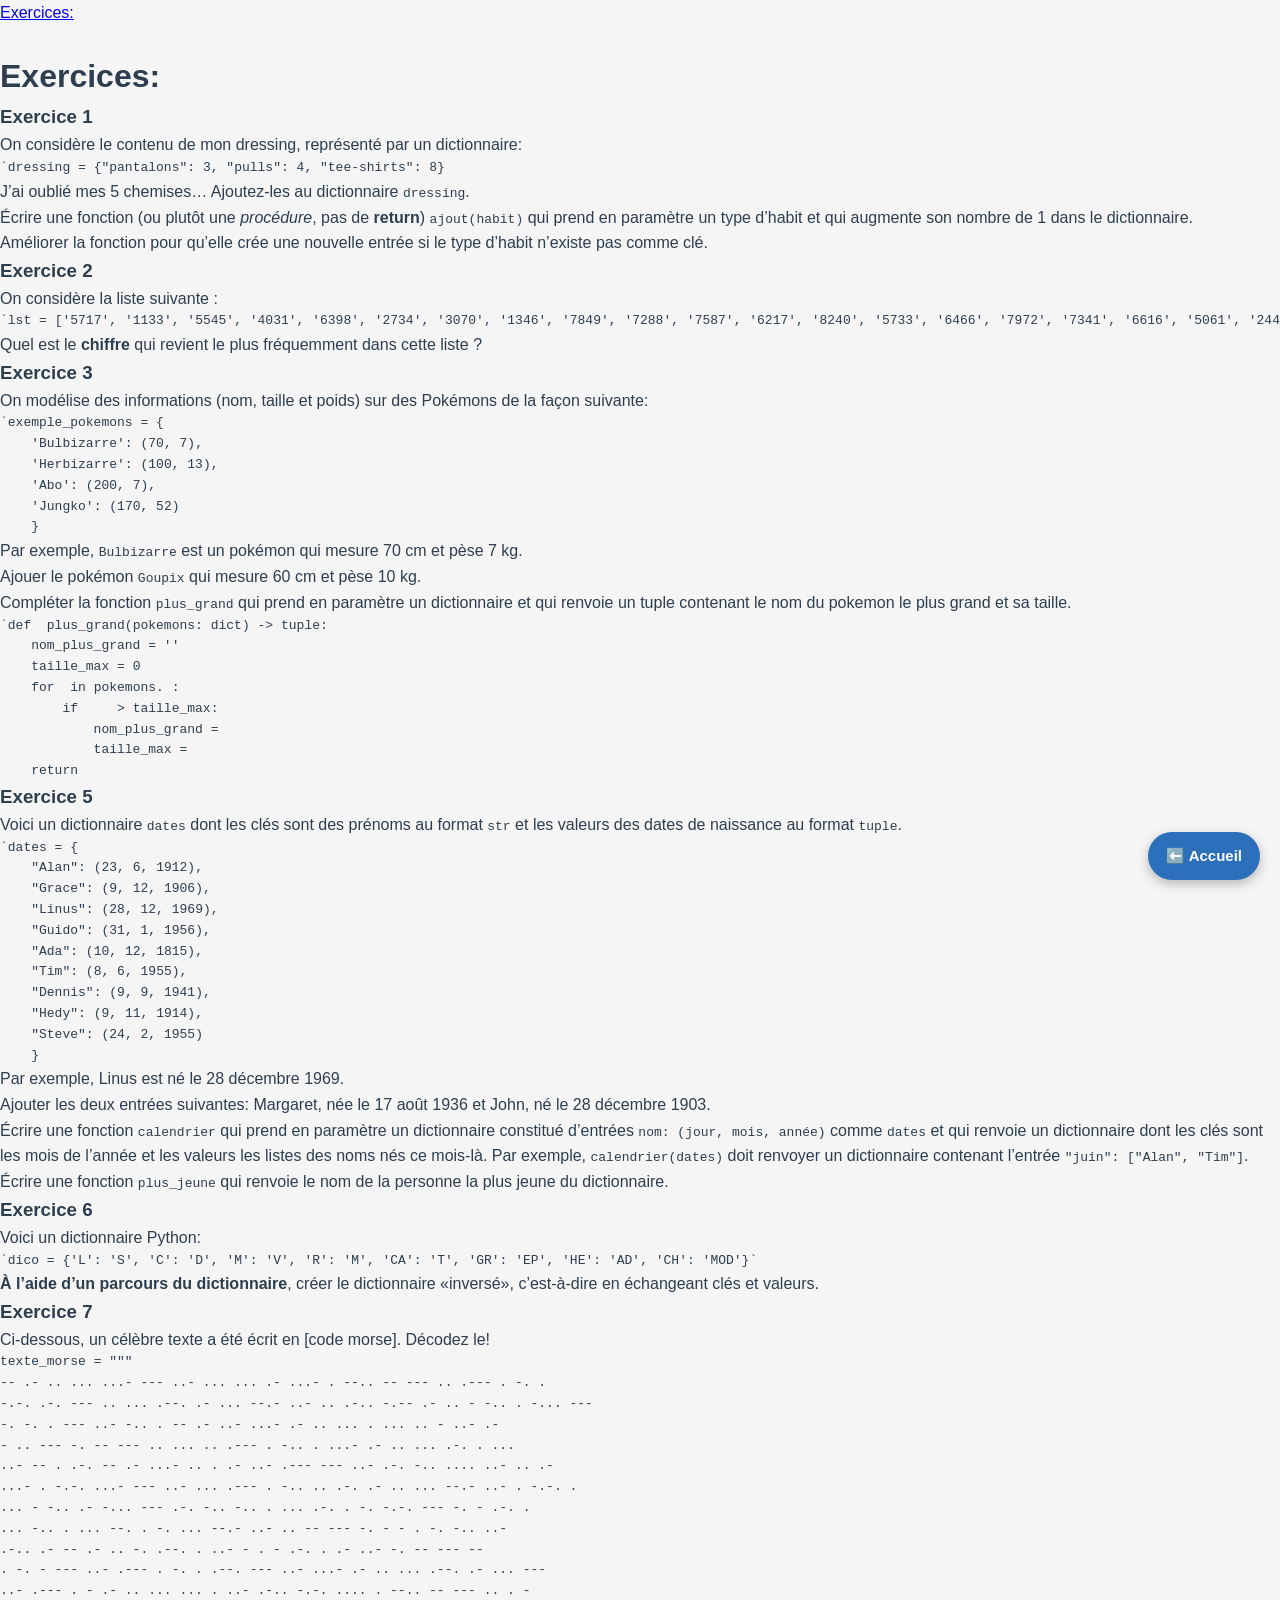
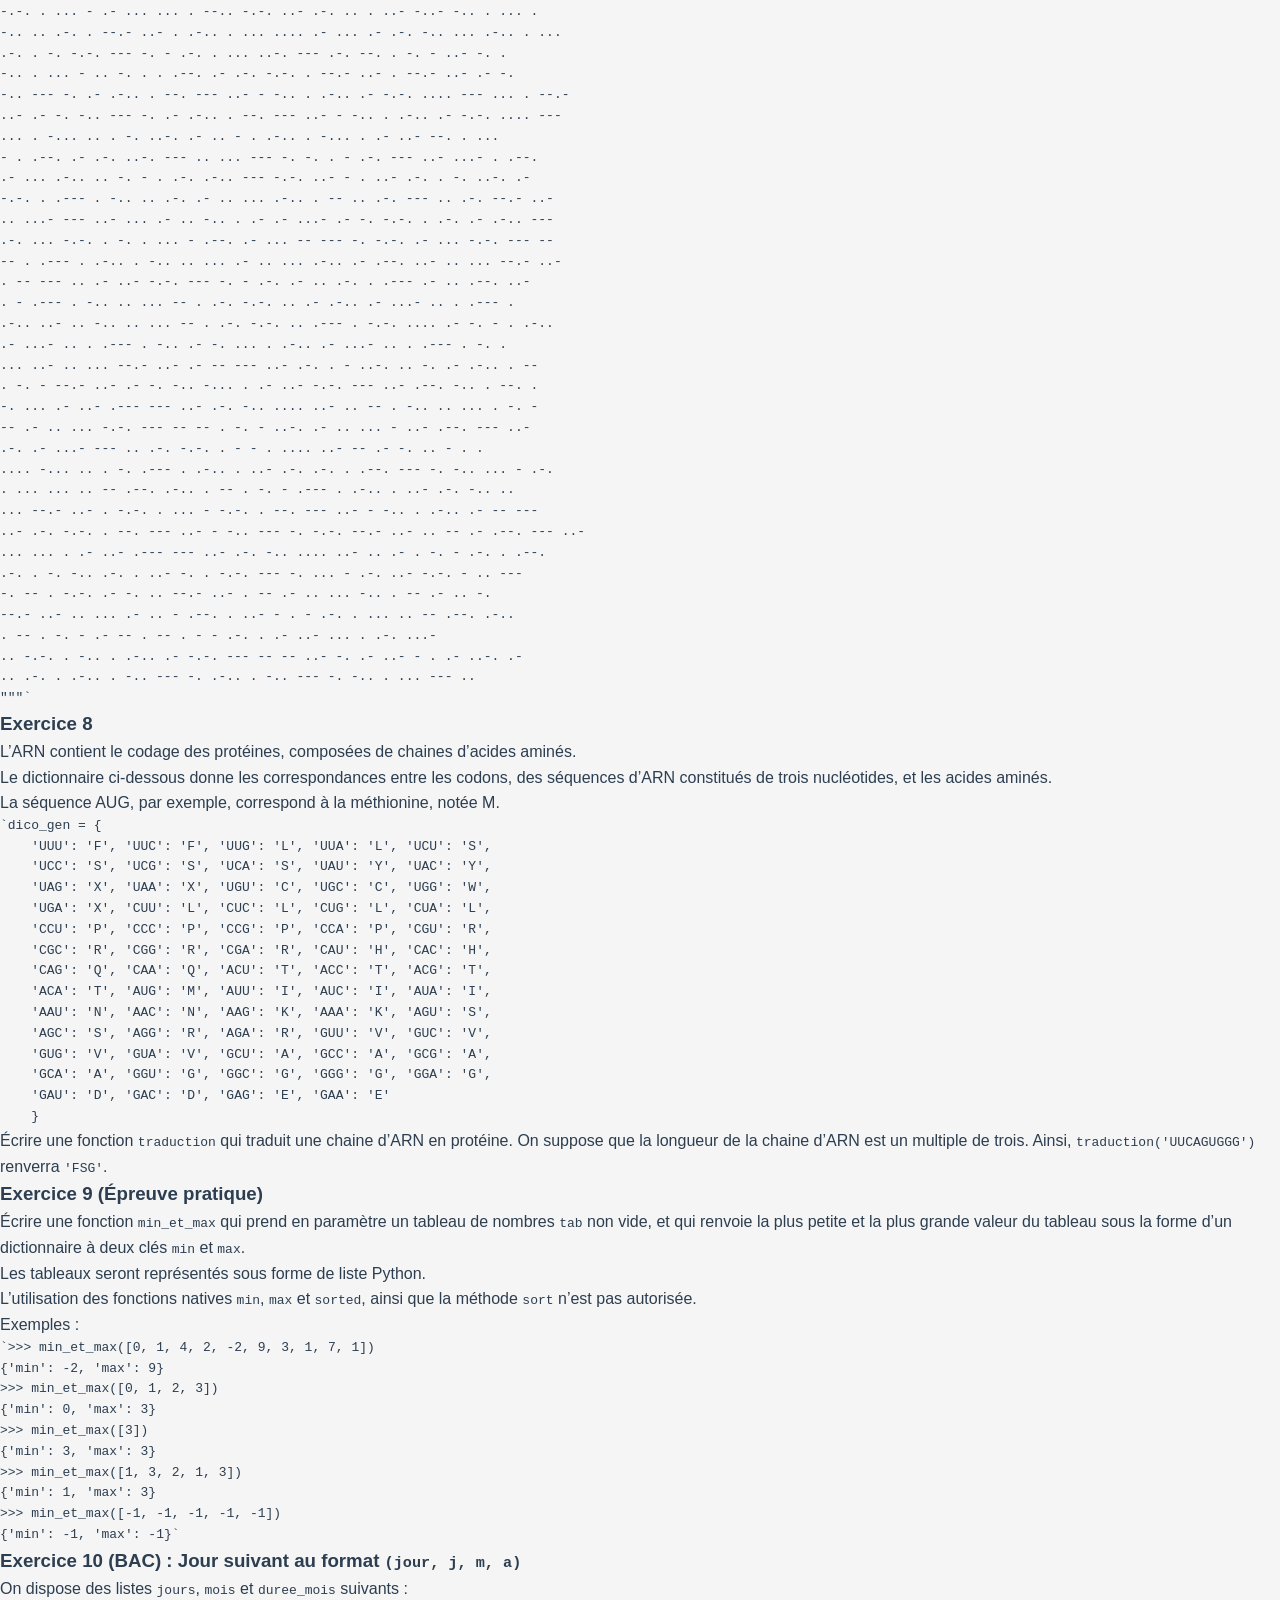
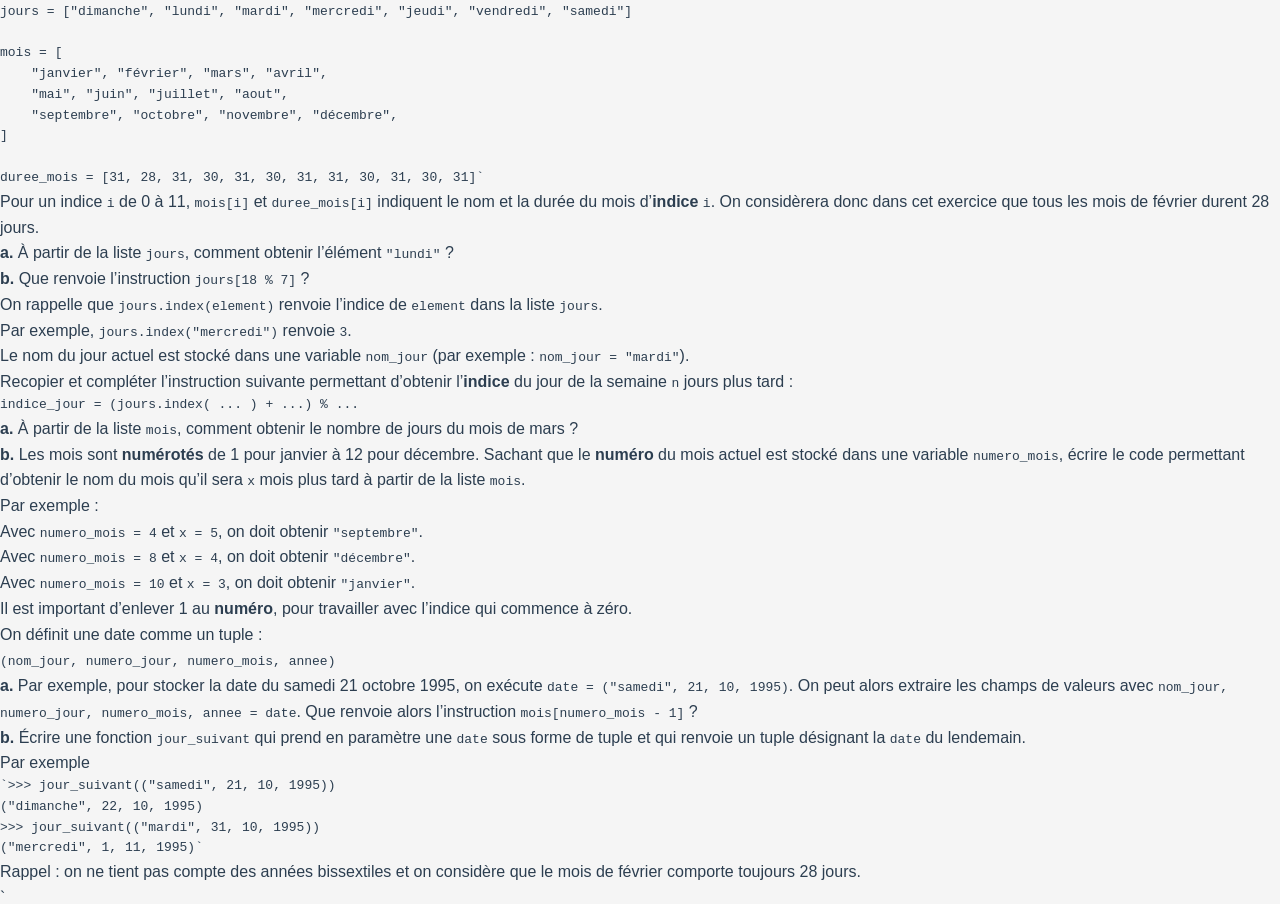
<file: exercicesTC.html>
﻿<!DOCTYPE html>
<html>

<head>
  <meta charset="utf-8">
  <meta name="viewport" content="width=device-width, initial-scale=1.0">
  <title>exercicesTC</title>
  <link rel="stylesheet" href="https://stackedit.io/style.css" />
  <link rel="stylesheet" href="style.css" />
  <style>
        /* ===== Réinitialisation ===== */
        * {
            margin: 0;
            padding: 0;
            box-sizing: border-box;
        }

        /* ===== Variables CSS ===== */
        :root {
            --primary-color: #3498db;   /* Bleu pour les titres */
            --secondary-color: #2980b9; /* Bleu foncé */
            --tertiary-color: #1abc9c;   /* Vert pour les boutons */
            --text-color: #2c3e50;       /* Couleur du texte */
            --light-gray: #f5f5f5;      /* Fond clair */
            --white: #fff;              /* Blanc */
            --code-bg: #f8f9fa;         /* Fond des blocs de code */
            --border-color: #ddd;       /* Bordure légère */
            --shadow: 0 2px 10px rgba(0, 0, 0, 0.1);
            --max-width: 1200px;        /* Largeur max du contenu */
        }

        /* ===== Police et couleurs globales ===== */
        body {
            font-family: 'Segoe UI', Tahoma, Geneva, Verdana, sans-serif;
            line-height: 1.6;
            color: var(--text-color);
            background-color: var(--light-gray);
            padding: 0;
            margin: 0;
        }

        /* ===== Barre de navigation ===== */
        header {
            background-color: var(--white);
            box-shadow: var(--shadow);
            padding: 15px 20px;
            position: sticky;
            top: 0;
            z-index: 100;
        }

        .logo-titre {
            display: flex;
            align-items: center;
            gap: 15px;
            margin-bottom: 15px;
        }

        .logo-titre img {
            height: 50px;
            width: auto;
        }

        .logo-titre h1 {
            color: var(--primary-color);
            font-size: 24px;
            margin-bottom: 5px;
        }

        .logo-titre p {
            color: #666;
            font-size: 14px;
        }

        nav {
            display: flex;
            flex-wrap: wrap;
            gap: 10px;
            padding: 10px 0;
            border-top: 1px solid var(--border-color);
            border-bottom: 1px solid var(--border-color);
        }

        nav a {
            color: var(--text-color);
            text-decoration: none;
            padding: 8px 15px;
            border-radius: 4px;
            transition: all 0.3s;
            font-size: 14px;
        }

        nav a:hover, nav a.active {
            background-color: var(--primary-color);
            color: var(--white);
        }

        /* ===== Conteneur principal ===== */
        .container {
            max-width: var(--max-width);
            margin: 30px auto;
            padding: 0 20px;
        }

        /* ===== Présentation du chapitre ===== */
        .chapter-header {
            background-color: var(--white);
            padding: 30px;
            border-radius: 8px;
            box-shadow: var(--shadow);
            margin-bottom: 30px;
            text-align: center;
        }

        .chapter-header h1 {
            color: var(--primary-color);
            font-size: 28px;
            margin-bottom: 15px;
        }

        .chapter-header p {
            font-size: 16px;
            margin-bottom: 10px;
        }

        .chapter-description {
            max-width: 800px;
            margin: 0 auto 20px;
            text-align: left;
        }

        .chapter-objectives {
            max-width: 800px;
            margin: 20px auto 0;
            text-align: left;
        }

        .chapter-objectives h2 {
            color: var(--secondary-color);
            font-size: 20px;
            margin-bottom: 15px;
        }

        .chapter-objectives ul {
            list-style: none;
            padding-left: 0;
        }

        .chapter-objectives li {
            padding: 8px 0;
            padding-left: 30px;
            position: relative;
        }

        .chapter-objectives li:before {
            content: "✓";
            color: var(--tertiary-color);
            position: absolute;
            left: 0;
        }

        /* ===== Liens vers cours et exercices ===== */
        .chapter-links {
            display: flex;
            justify-content: center;
            gap: 20px;
            margin-top: 30px;
        }

        .chapter-link {
            display: flex;
            align-items: center;
            gap: 10px;
            background-color: var(--white);
            padding: 15px 25px;
            border-radius: 8px;
            box-shadow: var(--shadow);
            text-decoration: none;
            color: var(--text-color);
            font-weight: bold;
            font-size: 16px;
            transition: all 0.3s;
        }

        .chapter-link:hover {
            transform: translateY(-5px);
            box-shadow: 0 5px 15px rgba(0, 0, 0, 0.1);
        }

        .chapter-link i {
            font-size: 20px;
            color: var(--primary-color);
        }

        .link-cours {
            border-top: 3px solid var(--primary-color);
        }

        .link-exercices {
            border-top: 3px solid var(--tertiary-color);
        }

        /* ===== Pied de page ===== */
        footer {
            text-align: center;
            padding: 20px;
            background-color: var(--white);
            color: #666;
            margin-top: 30px;
        }

        /* ===== Responsive ===== */
        @media (max-width: 768px) {
            .chapter-links {
                flex-direction: column;
                align-items: center;
            }
            .chapter-header {
                padding: 20px;
            }
        }
    </style>
</head>

<body class="stackedit">
  <div class="stackedit__left">
    <div class="stackedit__toc">
      
<ul>
<li><a href="#exercices">Exercices:</a>
<ul>
<li></li>
</ul>
</li>
</ul>

    </div>
  </div>
  <div class="stackedit__right">
    <div class="stackedit__html">
      <h1 id="exercices">Exercices:</h1>
<h3 id="exercice-1">Exercice 1</h3>
<p>On considère le contenu de mon dressing, représenté par un dictionnaire:</p>
<pre class=" language-python"><code class="prism  language-python">`dressing <span class="token operator">=</span> <span class="token punctuation">{</span><span class="token string">"pantalons"</span><span class="token punctuation">:</span> <span class="token number">3</span><span class="token punctuation">,</span> <span class="token string">"pulls"</span><span class="token punctuation">:</span> <span class="token number">4</span><span class="token punctuation">,</span> <span class="token string">"tee-shirts"</span><span class="token punctuation">:</span> <span class="token number">8</span><span class="token punctuation">}</span>
</code></pre>
<ol>
<li>J’ai oublié mes 5 chemises… Ajoutez-les au dictionnaire <code>dressing</code>.</li>
<li>Écrire une fonction (ou plutôt une <em>procédure</em>, pas de <strong>return</strong>) <code>ajout(habit)</code> qui prend en paramètre un type d’habit et qui augmente son nombre de 1 dans le dictionnaire.</li>
<li>Améliorer la fonction pour qu’elle crée une nouvelle entrée si le type d’habit n’existe pas comme clé.</li>
</ol>
<h3 id="exercice-2">Exercice 2</h3>
<p>On considère la liste suivante :</p>
<pre class=" language-python"><code class="prism  language-python">`lst <span class="token operator">=</span> <span class="token punctuation">[</span><span class="token string">'5717'</span><span class="token punctuation">,</span> <span class="token string">'1133'</span><span class="token punctuation">,</span> <span class="token string">'5545'</span><span class="token punctuation">,</span> <span class="token string">'4031'</span><span class="token punctuation">,</span> <span class="token string">'6398'</span><span class="token punctuation">,</span> <span class="token string">'2734'</span><span class="token punctuation">,</span> <span class="token string">'3070'</span><span class="token punctuation">,</span> <span class="token string">'1346'</span><span class="token punctuation">,</span> <span class="token string">'7849'</span><span class="token punctuation">,</span> <span class="token string">'7288'</span><span class="token punctuation">,</span> <span class="token string">'7587'</span><span class="token punctuation">,</span> <span class="token string">'6217'</span><span class="token punctuation">,</span> <span class="token string">'8240'</span><span class="token punctuation">,</span> <span class="token string">'5733'</span><span class="token punctuation">,</span> <span class="token string">'6466'</span><span class="token punctuation">,</span> <span class="token string">'7972'</span><span class="token punctuation">,</span> <span class="token string">'7341'</span><span class="token punctuation">,</span> <span class="token string">'6616'</span><span class="token punctuation">,</span> <span class="token string">'5061'</span><span class="token punctuation">,</span> <span class="token string">'2441'</span><span class="token punctuation">,</span> <span class="token string">'2571'</span><span class="token punctuation">,</span> <span class="token string">'4496'</span><span class="token punctuation">,</span> <span class="token string">'4831'</span><span class="token punctuation">,</span> <span class="token string">'5395'</span><span class="token punctuation">,</span> <span class="token string">'8584'</span><span class="token punctuation">,</span> <span class="token string">'3033'</span><span class="token punctuation">,</span> <span class="token string">'6266'</span><span class="token punctuation">,</span> <span class="token string">'2452'</span><span class="token punctuation">,</span> <span class="token string">'6909'</span><span class="token punctuation">,</span> <span class="token string">'3021'</span><span class="token punctuation">,</span> <span class="token string">'5404'</span><span class="token punctuation">,</span> <span class="token string">'3799'</span><span class="token punctuation">,</span> <span class="token string">'5053'</span><span class="token punctuation">,</span> <span class="token string">'8096'</span><span class="token punctuation">,</span> <span class="token string">'2488'</span><span class="token punctuation">,</span> <span class="token string">'8519'</span><span class="token punctuation">,</span> <span class="token string">'6896'</span><span class="token punctuation">,</span> <span class="token string">'7300'</span><span class="token punctuation">,</span> <span class="token string">'5914'</span><span class="token punctuation">,</span> <span class="token string">'7464'</span><span class="token punctuation">,</span> <span class="token string">'5068'</span><span class="token punctuation">,</span> <span class="token string">'1386'</span><span class="token punctuation">,</span> <span class="token string">'9898'</span><span class="token punctuation">,</span> <span class="token string">'8313'</span><span class="token punctuation">,</span> <span class="token string">'1072'</span><span class="token punctuation">,</span> <span class="token string">'1441'</span><span class="token punctuation">,</span> <span class="token string">'7333'</span><span class="token punctuation">,</span> <span class="token string">'5691'</span><span class="token punctuation">,</span> <span class="token string">'6987'</span><span class="token punctuation">,</span> <span class="token string">'5255'</span><span class="token punctuation">]</span>
</code></pre>
<p>Quel est le <strong>chiffre</strong> qui revient le plus fréquemment dans cette liste ?</p>
<h3 id="exercice-3">Exercice 3</h3>
<p>On modélise des informations (nom, taille et poids) sur des Pokémons de la façon suivante:</p>
<pre class=" language-python"><code class="prism  language-python">`exemple_pokemons <span class="token operator">=</span> <span class="token punctuation">{</span>
    <span class="token string">'Bulbizarre'</span><span class="token punctuation">:</span> <span class="token punctuation">(</span><span class="token number">70</span><span class="token punctuation">,</span> <span class="token number">7</span><span class="token punctuation">)</span><span class="token punctuation">,</span>
    <span class="token string">'Herbizarre'</span><span class="token punctuation">:</span> <span class="token punctuation">(</span><span class="token number">100</span><span class="token punctuation">,</span> <span class="token number">13</span><span class="token punctuation">)</span><span class="token punctuation">,</span>
    <span class="token string">'Abo'</span><span class="token punctuation">:</span> <span class="token punctuation">(</span><span class="token number">200</span><span class="token punctuation">,</span> <span class="token number">7</span><span class="token punctuation">)</span><span class="token punctuation">,</span>
    <span class="token string">'Jungko'</span><span class="token punctuation">:</span> <span class="token punctuation">(</span><span class="token number">170</span><span class="token punctuation">,</span> <span class="token number">52</span><span class="token punctuation">)</span>
    <span class="token punctuation">}</span>
</code></pre>
<p>Par exemple, <code>Bulbizarre</code> est un pokémon qui mesure 70 cm et pèse 7 kg.</p>
<ol>
<li>Ajouer le pokémon <code>Goupix</code> qui mesure 60 cm et pèse 10 kg.</li>
<li>Compléter la fonction <code>plus_grand</code> qui prend en paramètre un dictionnaire et qui renvoie un tuple contenant le nom du pokemon le plus grand et sa taille.</li>
</ol>
<pre class=" language-python"><code class="prism  language-python">`<span class="token keyword">def</span>  plus_grand<span class="token punctuation">(</span>pokemons<span class="token punctuation">:</span> <span class="token builtin">dict</span><span class="token punctuation">)</span> <span class="token operator">-</span><span class="token operator">&gt;</span> <span class="token builtin">tuple</span><span class="token punctuation">:</span>
    nom_plus_grand <span class="token operator">=</span> <span class="token string">''</span>
    taille_max <span class="token operator">=</span> <span class="token number">0</span>
    <span class="token keyword">for</span>  <span class="token keyword">in</span> pokemons<span class="token punctuation">.</span> <span class="token punctuation">:</span>
        <span class="token keyword">if</span>     <span class="token operator">&gt;</span> taille_max<span class="token punctuation">:</span>
            nom_plus_grand <span class="token operator">=</span>
            taille_max <span class="token operator">=</span> 
    <span class="token keyword">return</span>
</code></pre>
<h3 id="exercice-5">Exercice 5</h3>
<p>Voici un dictionnaire <code>dates</code> dont les clés sont des prénoms au format <code>str</code> et les valeurs des dates de naissance au format <code>tuple</code>.</p>
<pre class=" language-python"><code class="prism  language-python">`dates <span class="token operator">=</span> <span class="token punctuation">{</span>
    <span class="token string">"Alan"</span><span class="token punctuation">:</span> <span class="token punctuation">(</span><span class="token number">23</span><span class="token punctuation">,</span> <span class="token number">6</span><span class="token punctuation">,</span> <span class="token number">1912</span><span class="token punctuation">)</span><span class="token punctuation">,</span>
    <span class="token string">"Grace"</span><span class="token punctuation">:</span> <span class="token punctuation">(</span><span class="token number">9</span><span class="token punctuation">,</span> <span class="token number">12</span><span class="token punctuation">,</span> <span class="token number">1906</span><span class="token punctuation">)</span><span class="token punctuation">,</span>
    <span class="token string">"Linus"</span><span class="token punctuation">:</span> <span class="token punctuation">(</span><span class="token number">28</span><span class="token punctuation">,</span> <span class="token number">12</span><span class="token punctuation">,</span> <span class="token number">1969</span><span class="token punctuation">)</span><span class="token punctuation">,</span>
    <span class="token string">"Guido"</span><span class="token punctuation">:</span> <span class="token punctuation">(</span><span class="token number">31</span><span class="token punctuation">,</span> <span class="token number">1</span><span class="token punctuation">,</span> <span class="token number">1956</span><span class="token punctuation">)</span><span class="token punctuation">,</span>
    <span class="token string">"Ada"</span><span class="token punctuation">:</span> <span class="token punctuation">(</span><span class="token number">10</span><span class="token punctuation">,</span> <span class="token number">12</span><span class="token punctuation">,</span> <span class="token number">1815</span><span class="token punctuation">)</span><span class="token punctuation">,</span>
    <span class="token string">"Tim"</span><span class="token punctuation">:</span> <span class="token punctuation">(</span><span class="token number">8</span><span class="token punctuation">,</span> <span class="token number">6</span><span class="token punctuation">,</span> <span class="token number">1955</span><span class="token punctuation">)</span><span class="token punctuation">,</span>
    <span class="token string">"Dennis"</span><span class="token punctuation">:</span> <span class="token punctuation">(</span><span class="token number">9</span><span class="token punctuation">,</span> <span class="token number">9</span><span class="token punctuation">,</span> <span class="token number">1941</span><span class="token punctuation">)</span><span class="token punctuation">,</span>
    <span class="token string">"Hedy"</span><span class="token punctuation">:</span> <span class="token punctuation">(</span><span class="token number">9</span><span class="token punctuation">,</span> <span class="token number">11</span><span class="token punctuation">,</span> <span class="token number">1914</span><span class="token punctuation">)</span><span class="token punctuation">,</span>
    <span class="token string">"Steve"</span><span class="token punctuation">:</span> <span class="token punctuation">(</span><span class="token number">24</span><span class="token punctuation">,</span> <span class="token number">2</span><span class="token punctuation">,</span> <span class="token number">1955</span><span class="token punctuation">)</span>
    <span class="token punctuation">}</span>
</code></pre>
<p>Par exemple, Linus est né le 28 décembre 1969.</p>
<ol>
<li>
<p>Ajouter les deux entrées suivantes: Margaret, née le 17 août 1936 et John, né le 28 décembre 1903.</p>
</li>
<li>
<p>Écrire une fonction <code>calendrier</code> qui prend en paramètre un dictionnaire constitué d’entrées <code>nom: (jour, mois, année)</code> comme <code>dates</code> et qui renvoie un dictionnaire dont les clés sont les mois de l’année et les valeurs les listes des noms nés ce mois-là. Par exemple, <code>calendrier(dates)</code> doit renvoyer un dictionnaire contenant l’entrée <code>"juin": ["Alan", "Tim"]</code>.</p>
</li>
<li>
<p>Écrire une fonction <code>plus_jeune</code> qui renvoie le nom de la personne la plus jeune du dictionnaire.</p>
</li>
</ol>
<h3 id="exercice-6">Exercice 6</h3>
<p>Voici un dictionnaire Python:</p>
<pre class=" language-python"><code class="prism  language-python">`dico <span class="token operator">=</span> <span class="token punctuation">{</span><span class="token string">'L'</span><span class="token punctuation">:</span> <span class="token string">'S'</span><span class="token punctuation">,</span> <span class="token string">'C'</span><span class="token punctuation">:</span> <span class="token string">'D'</span><span class="token punctuation">,</span> <span class="token string">'M'</span><span class="token punctuation">:</span> <span class="token string">'V'</span><span class="token punctuation">,</span> <span class="token string">'R'</span><span class="token punctuation">:</span> <span class="token string">'M'</span><span class="token punctuation">,</span> <span class="token string">'CA'</span><span class="token punctuation">:</span> <span class="token string">'T'</span><span class="token punctuation">,</span> <span class="token string">'GR'</span><span class="token punctuation">:</span> <span class="token string">'EP'</span><span class="token punctuation">,</span> <span class="token string">'HE'</span><span class="token punctuation">:</span> <span class="token string">'AD'</span><span class="token punctuation">,</span> <span class="token string">'CH'</span><span class="token punctuation">:</span> <span class="token string">'MOD'</span><span class="token punctuation">}</span>` 
</code></pre>
<p><strong>À l’aide d’un parcours du dictionnaire</strong>, créer le dictionnaire «inversé», c’est-à-dire en échangeant clés et valeurs.</p>
<h3 id="exercice-7">Exercice 7</h3>
<p>Ci-dessous, un célèbre texte a été écrit en [code morse]. Décodez le!</p>
<pre class=" language-python"><code class="prism  language-python">texte_morse <span class="token operator">=</span> <span class="token triple-quoted-string string">"""
-- .- .. ... ...- --- ..- ... ... .- ...- . --.. -- --- .. .--- . -. .
-.-. .-. --- .. ... .--. .- ... --.- ..- .. .-.. -.-- .- .. - -.. . -... ---
-. -. . --- ..- -.. . -- .- ..- ...- .- .. ... . ... .. - ..- .-
- .. --- -. -- --- .. ... .. .--- . -.. . ...- .- .. ... .-. . ...
..- -- . .-. -- .- ...- .. . .- ..- .--- --- ..- .-. -.. .... ..- .. .-
...- . -.-. ...- --- ..- ... .--- . -.. .. .-. .- .. ... --.- ..- . -.-. .
... - -.. .- -... --- .-. -.. -.. . ... .-. . -. -.-. --- -. - .-. .
... -.. . ... --. . -. ... --.- ..- .. -- --- -. - - . -. -.. ..-
.-.. .- -- .- .. -. .--. . ..- - . - .-. . .- ..- -. -- --- --
. -. - --- ..- .--- . -. . .--. --- ..- ...- .- .. ... .--. .- ... ---
..- .--- . - .- .. ... ... . ..- .-.. -.-. .... . --.. -- --- .. . -
-.-. . ... - .- ... ... . --.. -.-. ..- .-. .. . ..- -..- -.. . ... .
-.. .. .-. . --.- ..- . .-.. . ... .... .- ... .- .-. -.. ... .-.. . ...
.-. . -. -.-. --- -. - .-. . ... ..-. --- .-. --. . -. - ..- -. .
-.. . ... - .. -. . . .--. .- .-. -.-. . --.- ..- . --.- ..- .- -.
-.. --- -. .- .-.. . --. --- ..- - -.. . .-.. .- -.-. .... --- ... . --.-
..- .- -. -.. --- -. .- .-.. . --. --- ..- - -.. . .-.. .- -.-. .... ---
... . -... .. . -. ..-. .- .. - . .-.. . -... . .- ..- --. . ...
- . .--. .- .-. ..-. --- .. ... --- -. -. . - .-. --- ..- ...- . .--.
.- ... .-.. .. -. - . .-. .-.. --- -.-. ..- - . ..- .-. . -. ..-. .-
-.-. . .--- . -.. .. .-. .- .. ... .-.. . -- .. .-. --- .. .-. --.- ..-
.. ...- --- ..- ... .- .. -.. . .- .- ...- .- -. -.-. . .-. .- .-.. ---
.-. ... -.-. . -. . ... - .--. .- ... -- --- -. -.-. .- ... -.-. --- --
-- . .--- . .-.. . -.. .. ... .- .. ... .-.. .- .--. ..- .. ... --.- ..-
. -- --- .. .- ..- -.-. --- -. - .-. .- .. .-. . .--- .- .. .--. ..-
. - .--- . -.. .. ... -- . .-. -.-. .. .- .-.. .- ...- .. . .--- .
.-.. ..- .. -.. .. ... -- . .-. -.-. .. .--- . -.-. .... .- -. - . .-..
.- ...- .. . .--- . -.. .- -. ... . .-.. .- ...- .. . .--- . -. .
... ..- .. ... --.- ..- .- -- --- ..- .-. . - ..-. .. -. .- .-.. . --
. -. - --.- ..- .- -. -.. -... . .- ..- -.-. --- ..- .--. -.. . --. .
-. ... .- ..- .--- --- ..- .-. -.. .... ..- .. -- . -.. .. ... . -. -
-- .- .. ... -.-. --- -- -- . -. - ..-. .- .. ... - ..- .--. --- ..-
.-. .- ...- --- .. .-. -.-. . - - . .... ..- -- .- -. .. - . .
.... -... .. . -. .--- . .-.. . ..- .-. .-. . .--. --- -. -.. ... - .-.
. ... ... .. -- .--. .-.. . -- . -. - .--- . .-.. . ..- .-. -.. ..
... --.- ..- . -.-. . ... - -.-. . --. --- ..- - -.. . .-.. .- -- ---
..- .-. -.-. . --. --- ..- - -.. --- -. -.-. --.- ..- .. -- .- .--. --- ..-
... ... . .- ..- .--- --- ..- .-. -.. .... ..- .. .- . -. - .-. . .--.
.-. . -. -.. .-. . ..- -. . -.-. --- -. ... - .-. ..- -.-. - .. ---
-. -- . -.-. .- -. .. --.- ..- . -- .- .. ... -.. . -- .- .. -.
--.- ..- .. ... .- .. - .--. . ..- - . - .-. . ... .. -- .--. .-..
. -- . -. - .- -- . -- . - - .-. . .- ..- ... . .-. ...-
.. -.-. . -.. . .-.. .- -.-. --- -- -- ..- -. .- ..- - . .- ..-. .-
.. .-. . .-.. . -.. --- -. .-.. . -.. --- -. -.. . ... --- ..
"""</span>` 
</code></pre>
<h3 id="exercice-8">Exercice 8</h3>
<p>L’ARN contient le codage des protéines, composées de chaines d’acides aminés.</p>
<p>Le dictionnaire ci-dessous donne les correspondances entre les codons, des séquences d’ARN constitués de trois nucléotides, et les acides aminés.</p>
<p>La séquence AUG, par exemple, correspond à la méthionine, notée M.</p>
<pre class=" language-python"><code class="prism  language-python">`dico_gen <span class="token operator">=</span> <span class="token punctuation">{</span>
    <span class="token string">'UUU'</span><span class="token punctuation">:</span> <span class="token string">'F'</span><span class="token punctuation">,</span> <span class="token string">'UUC'</span><span class="token punctuation">:</span> <span class="token string">'F'</span><span class="token punctuation">,</span> <span class="token string">'UUG'</span><span class="token punctuation">:</span> <span class="token string">'L'</span><span class="token punctuation">,</span> <span class="token string">'UUA'</span><span class="token punctuation">:</span> <span class="token string">'L'</span><span class="token punctuation">,</span> <span class="token string">'UCU'</span><span class="token punctuation">:</span> <span class="token string">'S'</span><span class="token punctuation">,</span>
    <span class="token string">'UCC'</span><span class="token punctuation">:</span> <span class="token string">'S'</span><span class="token punctuation">,</span> <span class="token string">'UCG'</span><span class="token punctuation">:</span> <span class="token string">'S'</span><span class="token punctuation">,</span> <span class="token string">'UCA'</span><span class="token punctuation">:</span> <span class="token string">'S'</span><span class="token punctuation">,</span> <span class="token string">'UAU'</span><span class="token punctuation">:</span> <span class="token string">'Y'</span><span class="token punctuation">,</span> <span class="token string">'UAC'</span><span class="token punctuation">:</span> <span class="token string">'Y'</span><span class="token punctuation">,</span>
    <span class="token string">'UAG'</span><span class="token punctuation">:</span> <span class="token string">'X'</span><span class="token punctuation">,</span> <span class="token string">'UAA'</span><span class="token punctuation">:</span> <span class="token string">'X'</span><span class="token punctuation">,</span> <span class="token string">'UGU'</span><span class="token punctuation">:</span> <span class="token string">'C'</span><span class="token punctuation">,</span> <span class="token string">'UGC'</span><span class="token punctuation">:</span> <span class="token string">'C'</span><span class="token punctuation">,</span> <span class="token string">'UGG'</span><span class="token punctuation">:</span> <span class="token string">'W'</span><span class="token punctuation">,</span>
    <span class="token string">'UGA'</span><span class="token punctuation">:</span> <span class="token string">'X'</span><span class="token punctuation">,</span> <span class="token string">'CUU'</span><span class="token punctuation">:</span> <span class="token string">'L'</span><span class="token punctuation">,</span> <span class="token string">'CUC'</span><span class="token punctuation">:</span> <span class="token string">'L'</span><span class="token punctuation">,</span> <span class="token string">'CUG'</span><span class="token punctuation">:</span> <span class="token string">'L'</span><span class="token punctuation">,</span> <span class="token string">'CUA'</span><span class="token punctuation">:</span> <span class="token string">'L'</span><span class="token punctuation">,</span>
    <span class="token string">'CCU'</span><span class="token punctuation">:</span> <span class="token string">'P'</span><span class="token punctuation">,</span> <span class="token string">'CCC'</span><span class="token punctuation">:</span> <span class="token string">'P'</span><span class="token punctuation">,</span> <span class="token string">'CCG'</span><span class="token punctuation">:</span> <span class="token string">'P'</span><span class="token punctuation">,</span> <span class="token string">'CCA'</span><span class="token punctuation">:</span> <span class="token string">'P'</span><span class="token punctuation">,</span> <span class="token string">'CGU'</span><span class="token punctuation">:</span> <span class="token string">'R'</span><span class="token punctuation">,</span>
    <span class="token string">'CGC'</span><span class="token punctuation">:</span> <span class="token string">'R'</span><span class="token punctuation">,</span> <span class="token string">'CGG'</span><span class="token punctuation">:</span> <span class="token string">'R'</span><span class="token punctuation">,</span> <span class="token string">'CGA'</span><span class="token punctuation">:</span> <span class="token string">'R'</span><span class="token punctuation">,</span> <span class="token string">'CAU'</span><span class="token punctuation">:</span> <span class="token string">'H'</span><span class="token punctuation">,</span> <span class="token string">'CAC'</span><span class="token punctuation">:</span> <span class="token string">'H'</span><span class="token punctuation">,</span>
    <span class="token string">'CAG'</span><span class="token punctuation">:</span> <span class="token string">'Q'</span><span class="token punctuation">,</span> <span class="token string">'CAA'</span><span class="token punctuation">:</span> <span class="token string">'Q'</span><span class="token punctuation">,</span> <span class="token string">'ACU'</span><span class="token punctuation">:</span> <span class="token string">'T'</span><span class="token punctuation">,</span> <span class="token string">'ACC'</span><span class="token punctuation">:</span> <span class="token string">'T'</span><span class="token punctuation">,</span> <span class="token string">'ACG'</span><span class="token punctuation">:</span> <span class="token string">'T'</span><span class="token punctuation">,</span>
    <span class="token string">'ACA'</span><span class="token punctuation">:</span> <span class="token string">'T'</span><span class="token punctuation">,</span> <span class="token string">'AUG'</span><span class="token punctuation">:</span> <span class="token string">'M'</span><span class="token punctuation">,</span> <span class="token string">'AUU'</span><span class="token punctuation">:</span> <span class="token string">'I'</span><span class="token punctuation">,</span> <span class="token string">'AUC'</span><span class="token punctuation">:</span> <span class="token string">'I'</span><span class="token punctuation">,</span> <span class="token string">'AUA'</span><span class="token punctuation">:</span> <span class="token string">'I'</span><span class="token punctuation">,</span>
    <span class="token string">'AAU'</span><span class="token punctuation">:</span> <span class="token string">'N'</span><span class="token punctuation">,</span> <span class="token string">'AAC'</span><span class="token punctuation">:</span> <span class="token string">'N'</span><span class="token punctuation">,</span> <span class="token string">'AAG'</span><span class="token punctuation">:</span> <span class="token string">'K'</span><span class="token punctuation">,</span> <span class="token string">'AAA'</span><span class="token punctuation">:</span> <span class="token string">'K'</span><span class="token punctuation">,</span> <span class="token string">'AGU'</span><span class="token punctuation">:</span> <span class="token string">'S'</span><span class="token punctuation">,</span>
    <span class="token string">'AGC'</span><span class="token punctuation">:</span> <span class="token string">'S'</span><span class="token punctuation">,</span> <span class="token string">'AGG'</span><span class="token punctuation">:</span> <span class="token string">'R'</span><span class="token punctuation">,</span> <span class="token string">'AGA'</span><span class="token punctuation">:</span> <span class="token string">'R'</span><span class="token punctuation">,</span> <span class="token string">'GUU'</span><span class="token punctuation">:</span> <span class="token string">'V'</span><span class="token punctuation">,</span> <span class="token string">'GUC'</span><span class="token punctuation">:</span> <span class="token string">'V'</span><span class="token punctuation">,</span>
    <span class="token string">'GUG'</span><span class="token punctuation">:</span> <span class="token string">'V'</span><span class="token punctuation">,</span> <span class="token string">'GUA'</span><span class="token punctuation">:</span> <span class="token string">'V'</span><span class="token punctuation">,</span> <span class="token string">'GCU'</span><span class="token punctuation">:</span> <span class="token string">'A'</span><span class="token punctuation">,</span> <span class="token string">'GCC'</span><span class="token punctuation">:</span> <span class="token string">'A'</span><span class="token punctuation">,</span> <span class="token string">'GCG'</span><span class="token punctuation">:</span> <span class="token string">'A'</span><span class="token punctuation">,</span>
    <span class="token string">'GCA'</span><span class="token punctuation">:</span> <span class="token string">'A'</span><span class="token punctuation">,</span> <span class="token string">'GGU'</span><span class="token punctuation">:</span> <span class="token string">'G'</span><span class="token punctuation">,</span> <span class="token string">'GGC'</span><span class="token punctuation">:</span> <span class="token string">'G'</span><span class="token punctuation">,</span> <span class="token string">'GGG'</span><span class="token punctuation">:</span> <span class="token string">'G'</span><span class="token punctuation">,</span> <span class="token string">'GGA'</span><span class="token punctuation">:</span> <span class="token string">'G'</span><span class="token punctuation">,</span>
    <span class="token string">'GAU'</span><span class="token punctuation">:</span> <span class="token string">'D'</span><span class="token punctuation">,</span> <span class="token string">'GAC'</span><span class="token punctuation">:</span> <span class="token string">'D'</span><span class="token punctuation">,</span> <span class="token string">'GAG'</span><span class="token punctuation">:</span> <span class="token string">'E'</span><span class="token punctuation">,</span> <span class="token string">'GAA'</span><span class="token punctuation">:</span> <span class="token string">'E'</span>
    <span class="token punctuation">}</span>
</code></pre>
<p>Écrire une fonction <code>traduction</code> qui traduit une chaine d’ARN en protéine. On suppose que la longueur de la chaine d’ARN est un multiple de trois. Ainsi, <code>traduction('UUCAGUGGG')</code> renverra <code>'FSG'</code>.</p>
<h3 id="exercice-9-épreuve-pratique">Exercice 9 (Épreuve pratique)</h3>
<p>Écrire une fonction <code>min_et_max</code> qui prend en paramètre un tableau de nombres <code>tab</code> non vide, et qui renvoie la plus petite et la plus grande valeur du tableau sous la forme d’un dictionnaire à deux clés <code>min</code> et <code>max</code>.</p>
<p>Les tableaux seront représentés sous forme de liste Python.</p>
<p>L’utilisation des fonctions natives <code>min</code>, <code>max</code> et <code>sorted</code>, ainsi que la méthode <code>sort</code> n’est pas autorisée.</p>
<p>Exemples :</p>
<pre class=" language-python"><code class="prism  language-python">`<span class="token operator">&gt;&gt;</span><span class="token operator">&gt;</span> min_et_max<span class="token punctuation">(</span><span class="token punctuation">[</span><span class="token number">0</span><span class="token punctuation">,</span> <span class="token number">1</span><span class="token punctuation">,</span> <span class="token number">4</span><span class="token punctuation">,</span> <span class="token number">2</span><span class="token punctuation">,</span> <span class="token operator">-</span><span class="token number">2</span><span class="token punctuation">,</span> <span class="token number">9</span><span class="token punctuation">,</span> <span class="token number">3</span><span class="token punctuation">,</span> <span class="token number">1</span><span class="token punctuation">,</span> <span class="token number">7</span><span class="token punctuation">,</span> <span class="token number">1</span><span class="token punctuation">]</span><span class="token punctuation">)</span>
<span class="token punctuation">{</span><span class="token string">'min'</span><span class="token punctuation">:</span> <span class="token operator">-</span><span class="token number">2</span><span class="token punctuation">,</span> <span class="token string">'max'</span><span class="token punctuation">:</span> <span class="token number">9</span><span class="token punctuation">}</span>
<span class="token operator">&gt;&gt;</span><span class="token operator">&gt;</span> min_et_max<span class="token punctuation">(</span><span class="token punctuation">[</span><span class="token number">0</span><span class="token punctuation">,</span> <span class="token number">1</span><span class="token punctuation">,</span> <span class="token number">2</span><span class="token punctuation">,</span> <span class="token number">3</span><span class="token punctuation">]</span><span class="token punctuation">)</span>
<span class="token punctuation">{</span><span class="token string">'min'</span><span class="token punctuation">:</span> <span class="token number">0</span><span class="token punctuation">,</span> <span class="token string">'max'</span><span class="token punctuation">:</span> <span class="token number">3</span><span class="token punctuation">}</span>
<span class="token operator">&gt;&gt;</span><span class="token operator">&gt;</span> min_et_max<span class="token punctuation">(</span><span class="token punctuation">[</span><span class="token number">3</span><span class="token punctuation">]</span><span class="token punctuation">)</span>
<span class="token punctuation">{</span><span class="token string">'min'</span><span class="token punctuation">:</span> <span class="token number">3</span><span class="token punctuation">,</span> <span class="token string">'max'</span><span class="token punctuation">:</span> <span class="token number">3</span><span class="token punctuation">}</span>
<span class="token operator">&gt;&gt;</span><span class="token operator">&gt;</span> min_et_max<span class="token punctuation">(</span><span class="token punctuation">[</span><span class="token number">1</span><span class="token punctuation">,</span> <span class="token number">3</span><span class="token punctuation">,</span> <span class="token number">2</span><span class="token punctuation">,</span> <span class="token number">1</span><span class="token punctuation">,</span> <span class="token number">3</span><span class="token punctuation">]</span><span class="token punctuation">)</span>
<span class="token punctuation">{</span><span class="token string">'min'</span><span class="token punctuation">:</span> <span class="token number">1</span><span class="token punctuation">,</span> <span class="token string">'max'</span><span class="token punctuation">:</span> <span class="token number">3</span><span class="token punctuation">}</span>
<span class="token operator">&gt;&gt;</span><span class="token operator">&gt;</span> min_et_max<span class="token punctuation">(</span><span class="token punctuation">[</span><span class="token operator">-</span><span class="token number">1</span><span class="token punctuation">,</span> <span class="token operator">-</span><span class="token number">1</span><span class="token punctuation">,</span> <span class="token operator">-</span><span class="token number">1</span><span class="token punctuation">,</span> <span class="token operator">-</span><span class="token number">1</span><span class="token punctuation">,</span> <span class="token operator">-</span><span class="token number">1</span><span class="token punctuation">]</span><span class="token punctuation">)</span>
<span class="token punctuation">{</span><span class="token string">'min'</span><span class="token punctuation">:</span> <span class="token operator">-</span><span class="token number">1</span><span class="token punctuation">,</span> <span class="token string">'max'</span><span class="token punctuation">:</span> <span class="token operator">-</span><span class="token number">1</span><span class="token punctuation">}</span>` 
</code></pre>
<h3 id="exercice-10-bac--jour-suivant-au-format-jour-j-m-a">Exercice 10 (BAC) : Jour suivant au format <code>(jour, j, m, a)</code></h3>
<p>On dispose des listes <code>jours</code>, <code>mois</code> et <code>duree_mois</code> suivants :</p>
<pre class=" language-python"><code class="prism  language-python">jours <span class="token operator">=</span> <span class="token punctuation">[</span><span class="token string">"dimanche"</span><span class="token punctuation">,</span> <span class="token string">"lundi"</span><span class="token punctuation">,</span> <span class="token string">"mardi"</span><span class="token punctuation">,</span> <span class="token string">"mercredi"</span><span class="token punctuation">,</span> <span class="token string">"jeudi"</span><span class="token punctuation">,</span> <span class="token string">"vendredi"</span><span class="token punctuation">,</span> <span class="token string">"samedi"</span><span class="token punctuation">]</span>

mois <span class="token operator">=</span> <span class="token punctuation">[</span>
    <span class="token string">"janvier"</span><span class="token punctuation">,</span> <span class="token string">"février"</span><span class="token punctuation">,</span> <span class="token string">"mars"</span><span class="token punctuation">,</span> <span class="token string">"avril"</span><span class="token punctuation">,</span>
    <span class="token string">"mai"</span><span class="token punctuation">,</span> <span class="token string">"juin"</span><span class="token punctuation">,</span> <span class="token string">"juillet"</span><span class="token punctuation">,</span> <span class="token string">"aout"</span><span class="token punctuation">,</span>
    <span class="token string">"septembre"</span><span class="token punctuation">,</span> <span class="token string">"octobre"</span><span class="token punctuation">,</span> <span class="token string">"novembre"</span><span class="token punctuation">,</span> <span class="token string">"décembre"</span><span class="token punctuation">,</span>
<span class="token punctuation">]</span>

duree_mois <span class="token operator">=</span> <span class="token punctuation">[</span><span class="token number">31</span><span class="token punctuation">,</span> <span class="token number">28</span><span class="token punctuation">,</span> <span class="token number">31</span><span class="token punctuation">,</span> <span class="token number">30</span><span class="token punctuation">,</span> <span class="token number">31</span><span class="token punctuation">,</span> <span class="token number">30</span><span class="token punctuation">,</span> <span class="token number">31</span><span class="token punctuation">,</span> <span class="token number">31</span><span class="token punctuation">,</span> <span class="token number">30</span><span class="token punctuation">,</span> <span class="token number">31</span><span class="token punctuation">,</span> <span class="token number">30</span><span class="token punctuation">,</span> <span class="token number">31</span><span class="token punctuation">]</span>` 
</code></pre>
<blockquote>
<p>Pour un indice <code>i</code> de 0 à 11, <code>mois[i]</code> et <code>duree_mois[i]</code> indiquent le nom et la durée du mois d’<strong>indice</strong> <code>i</code>. On considèrera donc dans cet exercice que tous les mois de février durent 28 jours.</p>
</blockquote>
<ol>
<li>
<p><strong>a.</strong> À partir de la liste <code>jours</code>, comment obtenir l’élément <code>"lundi"</code> ?</p>
<p><strong>b.</strong> Que renvoie l’instruction <code>jours[18 % 7]</code> ?</p>
</li>
<li>
<p>On rappelle que <code>jours.index(element)</code> renvoie l’indice de <code>element</code> dans la liste <code>jours</code>.</p>
<p>Par exemple, <code>jours.index("mercredi")</code> renvoie <code>3</code>.</p>
<p>Le nom du jour actuel est stocké dans une variable <code>nom_jour</code> (par exemple : <code>nom_jour = "mardi"</code>).</p>
<p>Recopier et compléter l’instruction suivante permettant d’obtenir l’<strong>indice</strong> du jour de la semaine <code>n</code> jours plus tard :</p>
<pre class=" language-python"><code class="prism  language-python">indice_jour <span class="token operator">=</span> <span class="token punctuation">(</span>jours<span class="token punctuation">.</span>index<span class="token punctuation">(</span> <span class="token punctuation">.</span><span class="token punctuation">.</span><span class="token punctuation">.</span> <span class="token punctuation">)</span> <span class="token operator">+</span> <span class="token punctuation">.</span><span class="token punctuation">.</span><span class="token punctuation">.</span><span class="token punctuation">)</span> <span class="token operator">%</span> <span class="token punctuation">.</span><span class="token punctuation">.</span><span class="token punctuation">.</span>
</code></pre>
</li>
<li>
<p><strong>a.</strong> À partir de la liste <code>mois</code>, comment obtenir le nombre de jours du mois de mars ?</p>
<p><strong>b.</strong> Les mois sont <strong>numérotés</strong> de 1 pour janvier à 12 pour décembre. Sachant que le <strong>numéro</strong> du mois actuel est stocké dans une variable <code>numero_mois</code>, écrire le code permettant d’obtenir le nom du mois qu’il sera <code>x</code> mois plus tard à partir de la liste <code>mois</code>.</p>
<p>Par exemple :</p>
<ul>
<li>Avec <code>numero_mois = 4</code> et <code>x = 5</code>, on doit obtenir <code>"septembre"</code>.</li>
<li>Avec <code>numero_mois = 8</code> et <code>x = 4</code>, on doit obtenir <code>"décembre"</code>.</li>
<li>Avec <code>numero_mois = 10</code> et <code>x = 3</code>, on doit obtenir <code>"janvier"</code>.</li>
</ul>
<p>Il est important d’enlever 1 au <strong>numéro</strong>, pour travailler avec l’indice qui commence à zéro.</p>
</li>
<li>
<p>On définit une date comme un tuple :</p>
<p><code>(nom_jour, numero_jour, numero_mois, annee)</code></p>
<p><strong>a.</strong> Par exemple, pour stocker la date du samedi 21 octobre 1995, on exécute <code>date = ("samedi", 21, 10, 1995)</code>. On peut alors extraire les champs de valeurs avec <code>nom_jour, numero_jour, numero_mois, annee = date</code>. Que renvoie alors l’instruction <code>mois[numero_mois - 1]</code> ?</p>
<p><strong>b.</strong> Écrire une fonction <code>jour_suivant</code> qui prend en paramètre une <code>date</code> sous forme de tuple et qui renvoie un tuple désignant la <code>date</code> du lendemain.</p>
<p>Par exemple</p>
<pre class=" language-python"><code class="prism  language-python">`<span class="token operator">&gt;&gt;</span><span class="token operator">&gt;</span> jour_suivant<span class="token punctuation">(</span><span class="token punctuation">(</span><span class="token string">"samedi"</span><span class="token punctuation">,</span> <span class="token number">21</span><span class="token punctuation">,</span> <span class="token number">10</span><span class="token punctuation">,</span> <span class="token number">1995</span><span class="token punctuation">)</span><span class="token punctuation">)</span>
<span class="token punctuation">(</span><span class="token string">"dimanche"</span><span class="token punctuation">,</span> <span class="token number">22</span><span class="token punctuation">,</span> <span class="token number">10</span><span class="token punctuation">,</span> <span class="token number">1995</span><span class="token punctuation">)</span>
<span class="token operator">&gt;&gt;</span><span class="token operator">&gt;</span> jour_suivant<span class="token punctuation">(</span><span class="token punctuation">(</span><span class="token string">"mardi"</span><span class="token punctuation">,</span> <span class="token number">31</span><span class="token punctuation">,</span> <span class="token number">10</span><span class="token punctuation">,</span> <span class="token number">1995</span><span class="token punctuation">)</span><span class="token punctuation">)</span>
<span class="token punctuation">(</span><span class="token string">"mercredi"</span><span class="token punctuation">,</span> <span class="token number">1</span><span class="token punctuation">,</span> <span class="token number">11</span><span class="token punctuation">,</span> <span class="token number">1995</span><span class="token punctuation">)</span>` 
</code></pre>
<blockquote>
<p>Rappel : on ne tient pas compte des années bissextiles et on considère que le mois de février comporte toujours 28 jours.<br>
`</p>
</blockquote>
</li>
</ol>

    </div>
  </div>
  <!-- Bouton flottant de retour à l'accueil -->
<a href="index.html" class="bouton-retour">
    ⬅️ Accueil
</a>
</body>

</html>
</file>
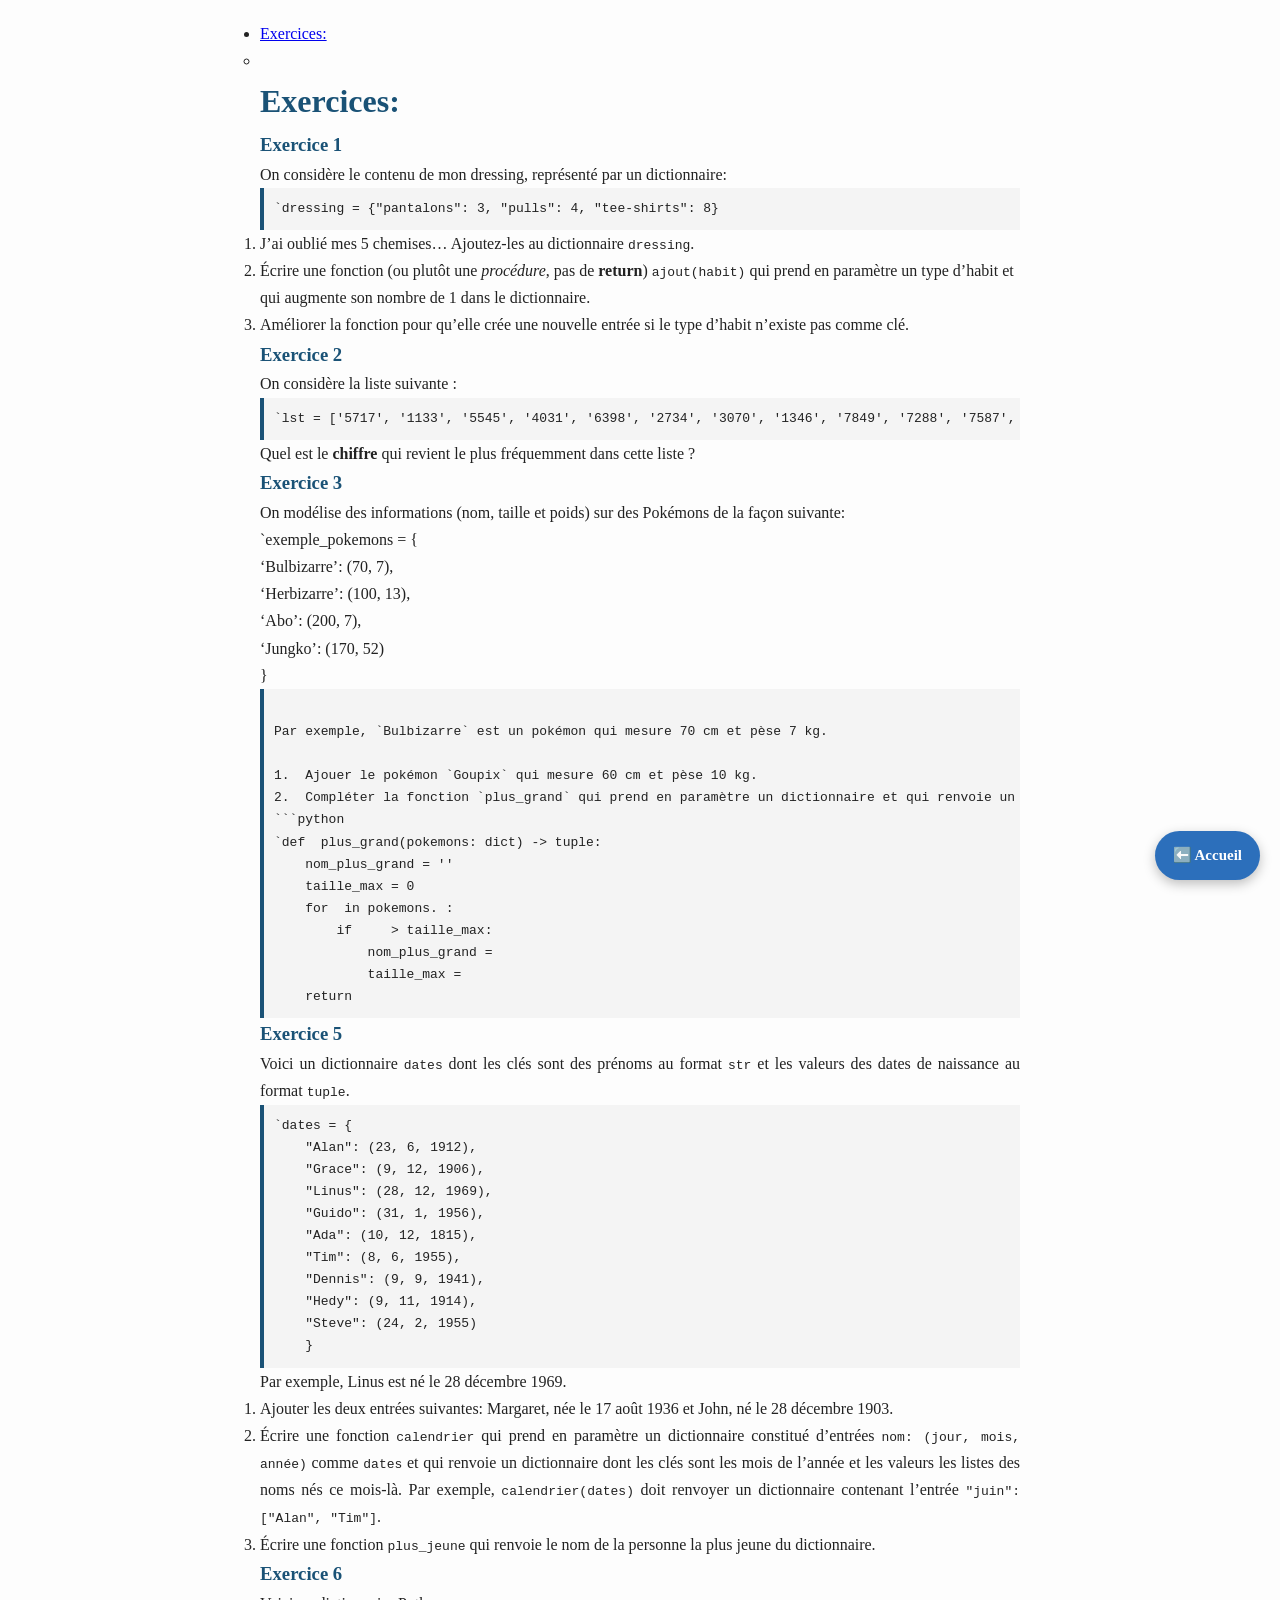
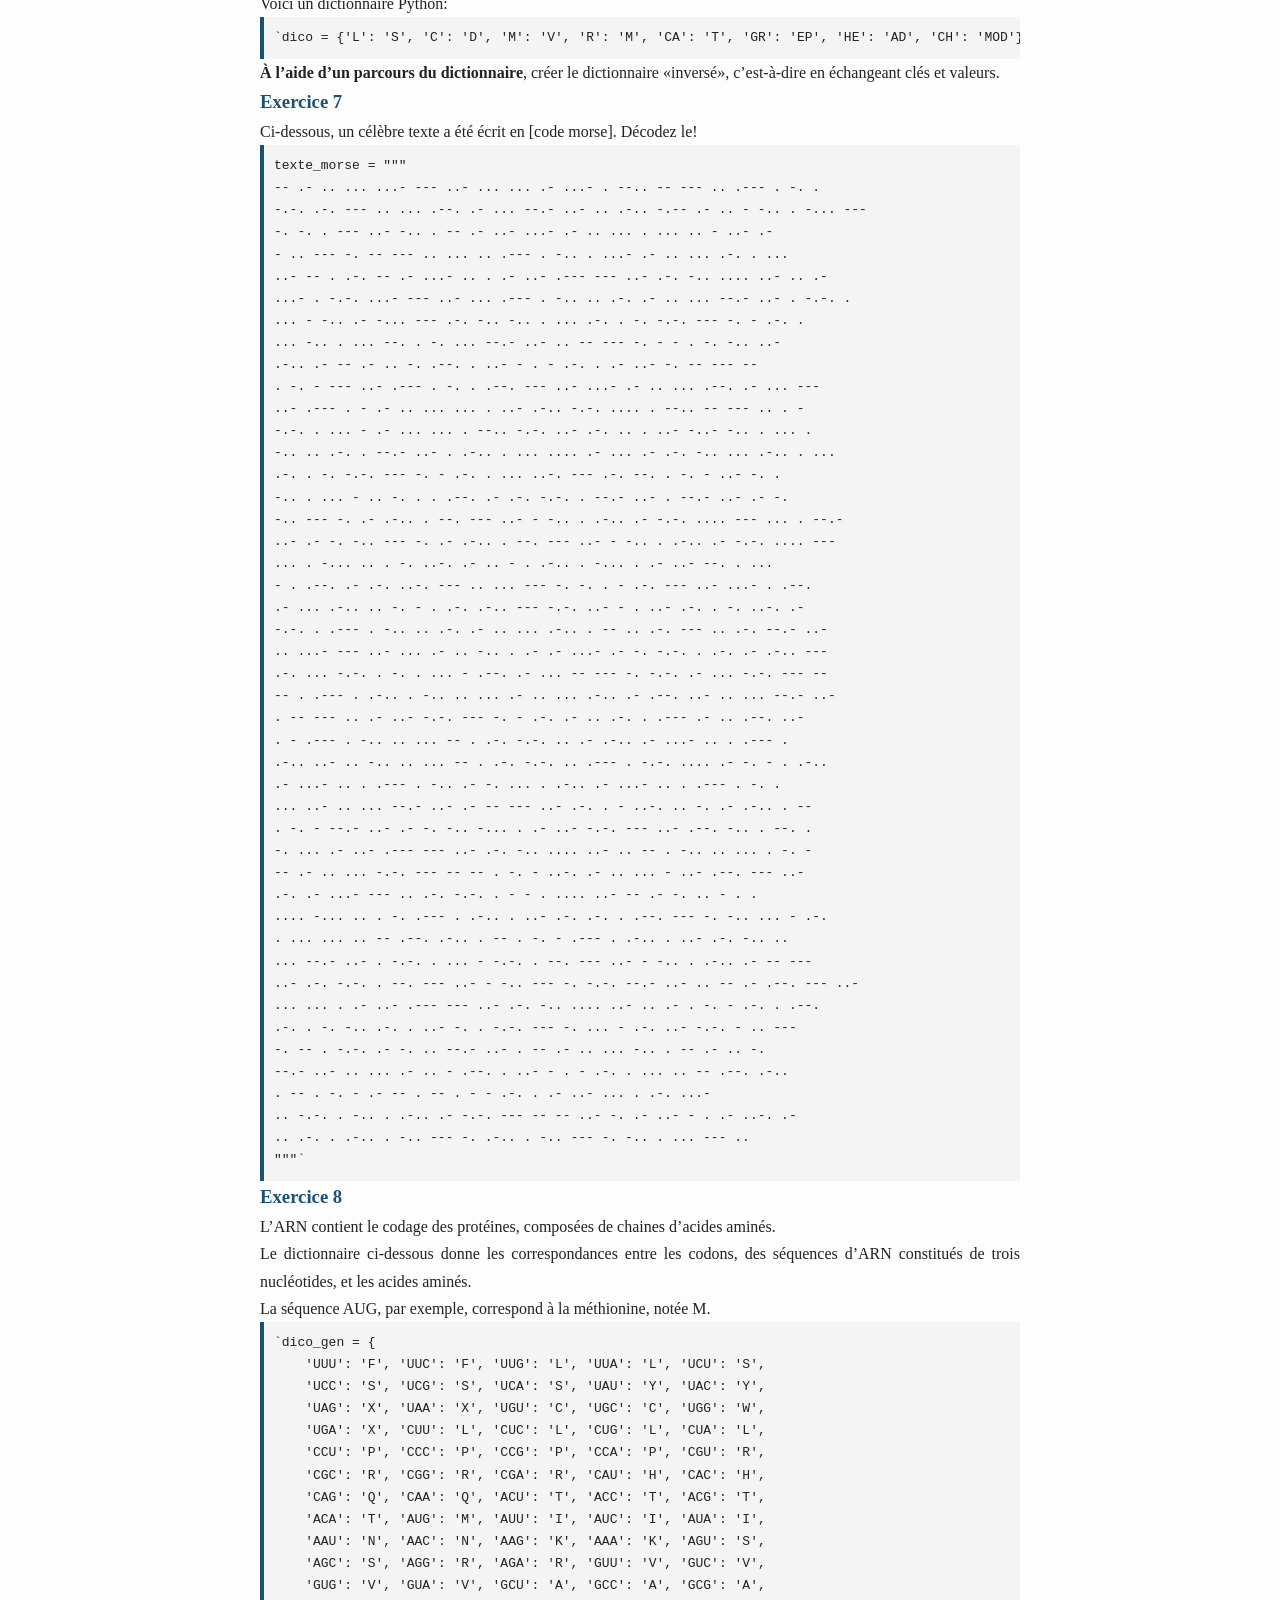
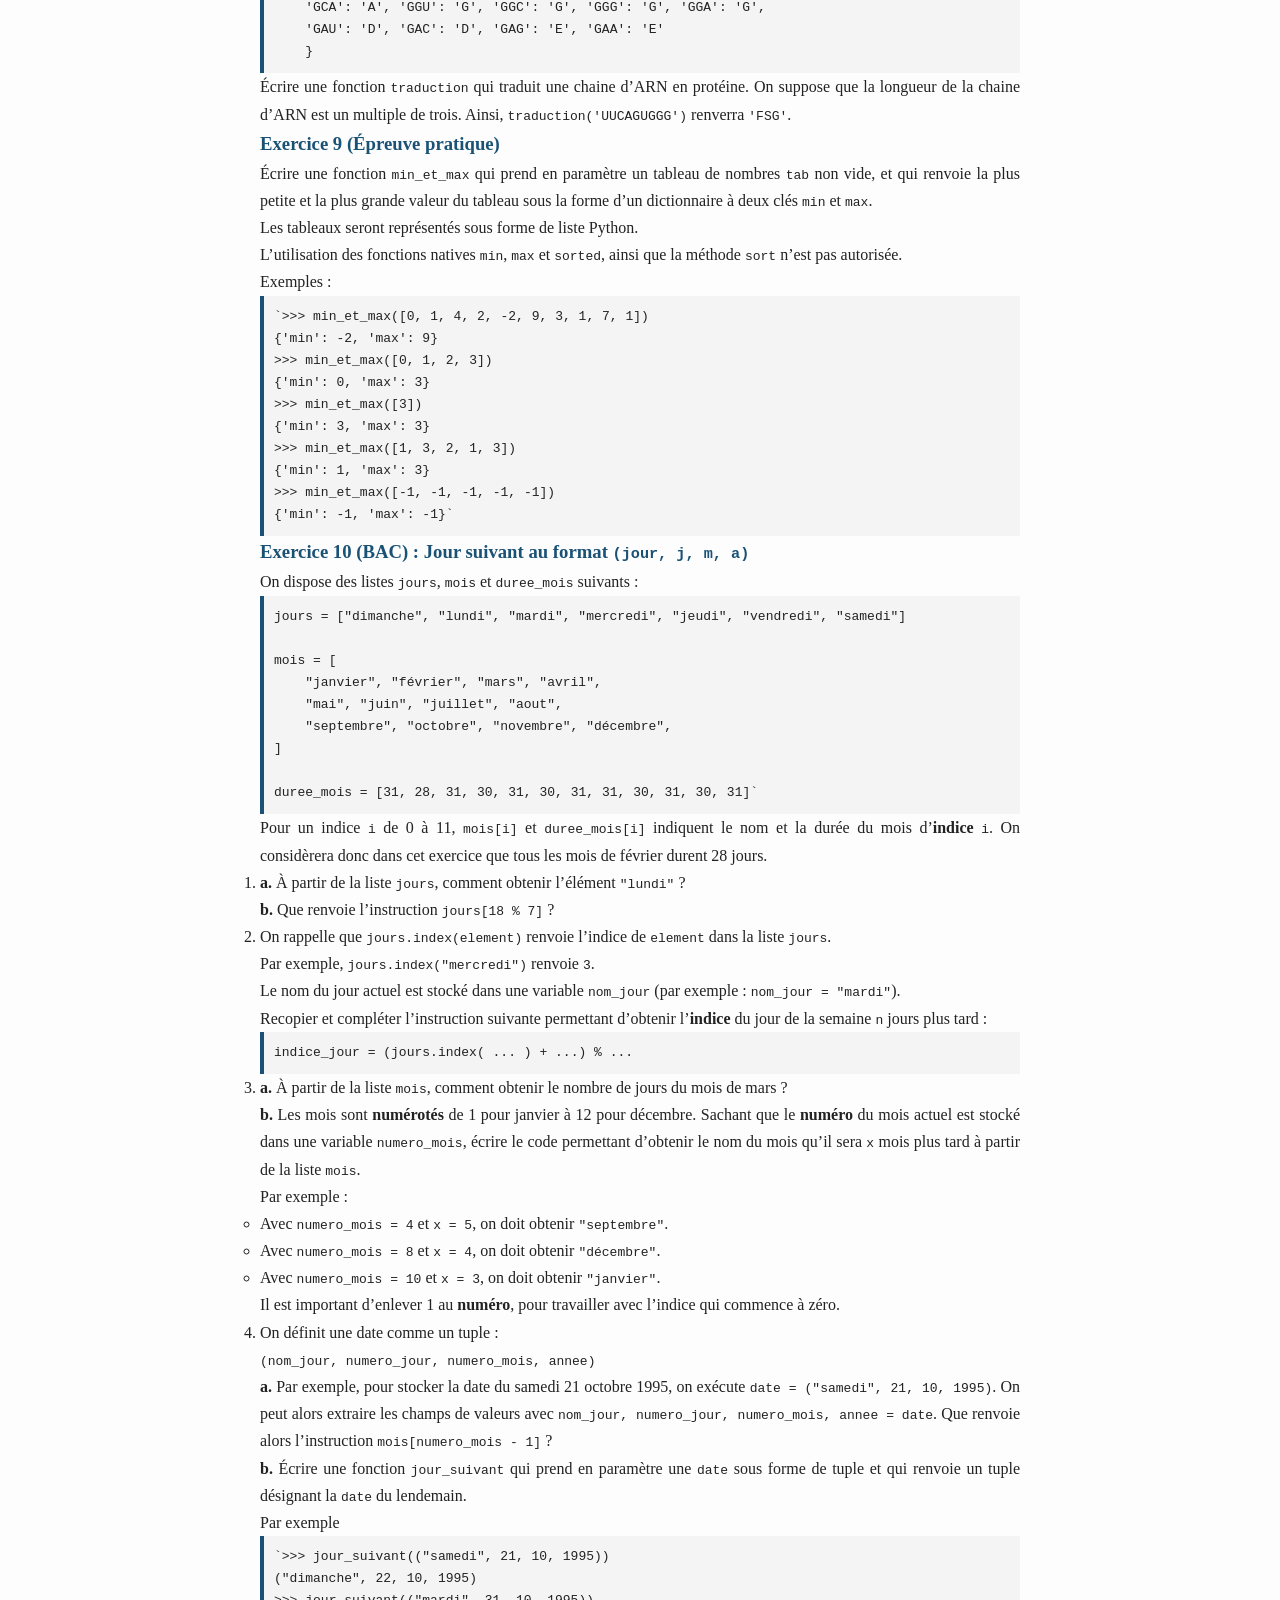
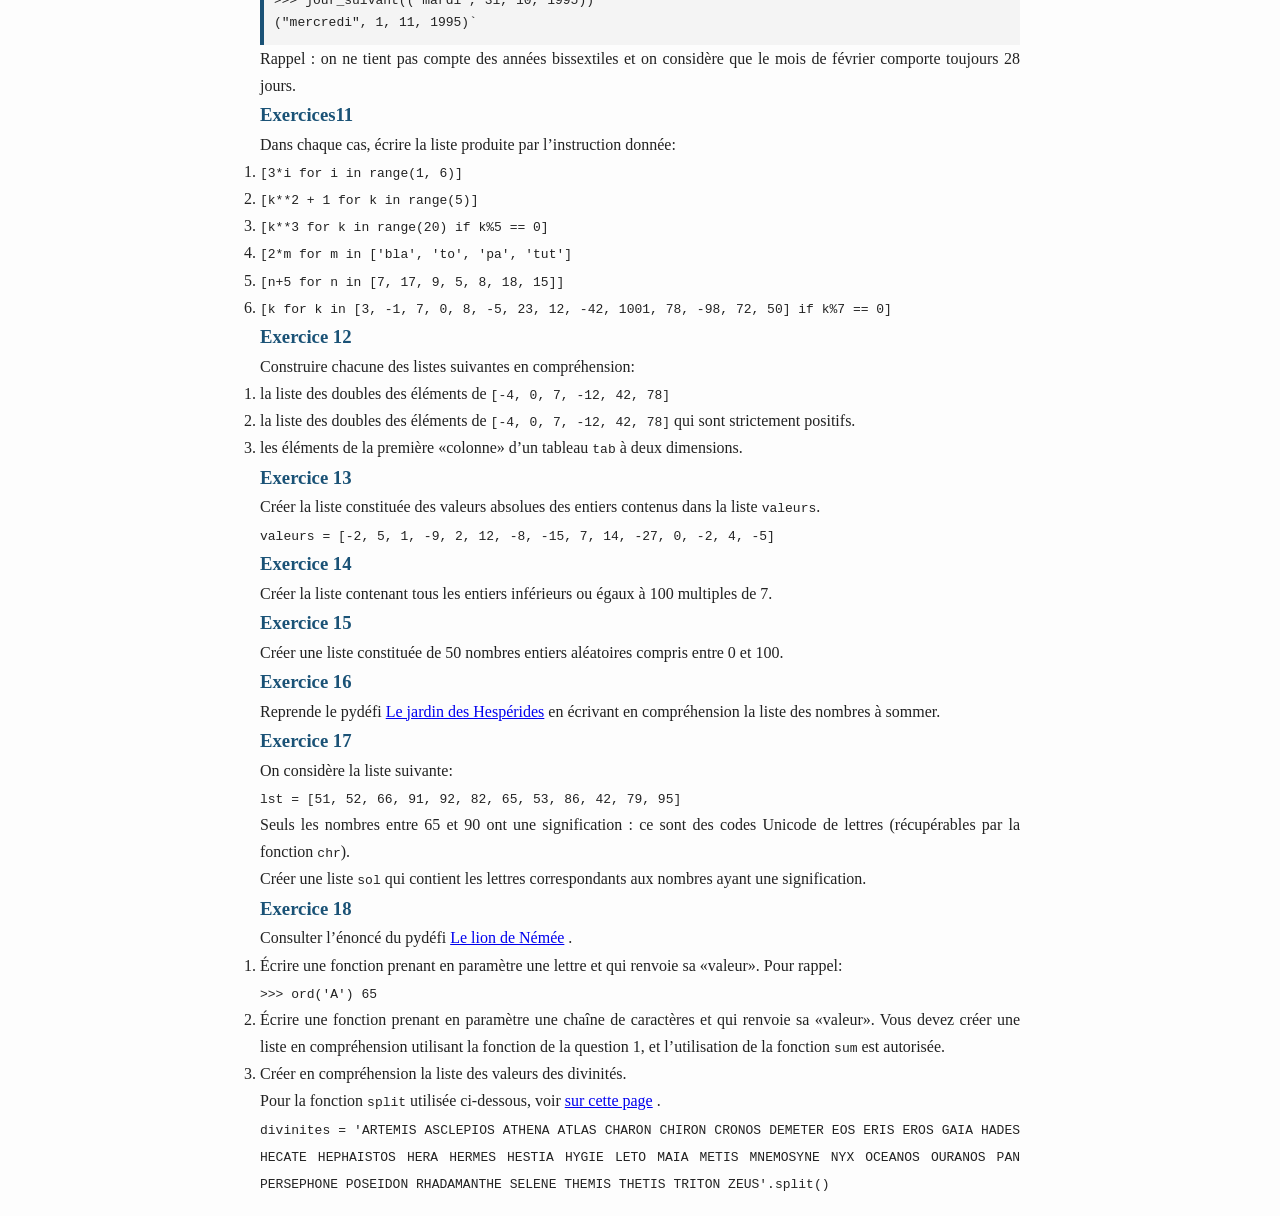
<file: exercicestc2.html>
﻿<!DOCTYPE html>
<html>

<head>
  <meta charset="utf-8">
  <meta name="viewport" content="width=device-width, initial-scale=1.0">
  <title>exercicesTC</title>
  <link rel="stylesheet" href="https://stackedit.io/style.css" />
  <link rel="stylesheet" href="style.css" />
   <style>
        body {
            font-family: Georgia, serif;
            line-height: 1.7;
            max-width: 800px;
            margin: 0 auto;
            padding: 20px;
            background: #fdfdfd;
            color: #222;
        }

        /* C'est ici que le texte est justifié */
        .cours p {
            text-align: justify;
            hyphens: auto;          /* césure pour éviter les grands blancs */
        }

        /* Les titres et le code restent alignés à gauche */
        .cours h1, .cours h2, .cours h3 {
            text-align: left;
            color: #1a5276;
        }

        pre, code {
            text-align: left;       /* ne jamais justifier le code ! */
        }

        pre {
            background: #f4f4f4;
            border-left: 4px solid #1a5276;
            padding: 10px;
            overflow-x: auto;
        }

        table {
            border-collapse: collapse;
            width: 100%;
            margin: 1em 0;
        }

        th, td {
            border: 1px solid #999;
            padding: 8px;
        }

        th {
            background: #eaf2f8;
        }
    </style>
</head>

<body class="stackedit">
  <main class="cours">
  <div class="stackedit__left">
    <div class="stackedit__toc">
      
<ul>
<li><a href="#exercices">Exercices:</a>
<ul>
<li></li>
</ul>
</li>
</ul>

    </div>
  </div>
  <div class="stackedit__right">
    <div class="stackedit__html">
      <h1 id="exercices">Exercices:</h1>
<h3 id="exercice-1">Exercice 1</h3>
<p>On considère le contenu de mon dressing, représenté par un dictionnaire:</p>
<pre class=" language-python"><code class="prism  language-python">`dressing <span class="token operator">=</span> <span class="token punctuation">{</span><span class="token string">"pantalons"</span><span class="token punctuation">:</span> <span class="token number">3</span><span class="token punctuation">,</span> <span class="token string">"pulls"</span><span class="token punctuation">:</span> <span class="token number">4</span><span class="token punctuation">,</span> <span class="token string">"tee-shirts"</span><span class="token punctuation">:</span> <span class="token number">8</span><span class="token punctuation">}</span>
</code></pre>
<ol>
<li>J’ai oublié mes 5 chemises… Ajoutez-les au dictionnaire <code>dressing</code>.</li>
<li>Écrire une fonction (ou plutôt une <em>procédure</em>, pas de <strong>return</strong>) <code>ajout(habit)</code> qui prend en paramètre un type d’habit et qui augmente son nombre de 1 dans le dictionnaire.</li>
<li>Améliorer la fonction pour qu’elle crée une nouvelle entrée si le type d’habit n’existe pas comme clé.</li>
</ol>
<h3 id="exercice-2">Exercice 2</h3>
<p>On considère la liste suivante :</p>
<pre class=" language-python"><code class="prism  language-python">`lst <span class="token operator">=</span> <span class="token punctuation">[</span><span class="token string">'5717'</span><span class="token punctuation">,</span> <span class="token string">'1133'</span><span class="token punctuation">,</span> <span class="token string">'5545'</span><span class="token punctuation">,</span> <span class="token string">'4031'</span><span class="token punctuation">,</span> <span class="token string">'6398'</span><span class="token punctuation">,</span> <span class="token string">'2734'</span><span class="token punctuation">,</span> <span class="token string">'3070'</span><span class="token punctuation">,</span> <span class="token string">'1346'</span><span class="token punctuation">,</span> <span class="token string">'7849'</span><span class="token punctuation">,</span> <span class="token string">'7288'</span><span class="token punctuation">,</span> <span class="token string">'7587'</span><span class="token punctuation">,</span> <span class="token string">'6217'</span><span class="token punctuation">,</span> <span class="token string">'8240'</span><span class="token punctuation">,</span> <span class="token string">'5733'</span><span class="token punctuation">,</span> <span class="token string">'6466'</span><span class="token punctuation">,</span> <span class="token string">'7972'</span><span class="token punctuation">,</span> <span class="token string">'7341'</span><span class="token punctuation">,</span> <span class="token string">'6616'</span><span class="token punctuation">,</span> <span class="token string">'5061'</span><span class="token punctuation">,</span> <span class="token string">'2441'</span><span class="token punctuation">,</span> <span class="token string">'2571'</span><span class="token punctuation">,</span> <span class="token string">'4496'</span><span class="token punctuation">,</span> <span class="token string">'4831'</span><span class="token punctuation">,</span> <span class="token string">'5395'</span><span class="token punctuation">,</span> <span class="token string">'8584'</span><span class="token punctuation">,</span> <span class="token string">'3033'</span><span class="token punctuation">,</span> <span class="token string">'6266'</span><span class="token punctuation">,</span> <span class="token string">'2452'</span><span class="token punctuation">,</span> <span class="token string">'6909'</span><span class="token punctuation">,</span> <span class="token string">'3021'</span><span class="token punctuation">,</span> <span class="token string">'5404'</span><span class="token punctuation">,</span> <span class="token string">'3799'</span><span class="token punctuation">,</span> <span class="token string">'5053'</span><span class="token punctuation">,</span> <span class="token string">'8096'</span><span class="token punctuation">,</span> <span class="token string">'2488'</span><span class="token punctuation">,</span> <span class="token string">'8519'</span><span class="token punctuation">,</span> <span class="token string">'6896'</span><span class="token punctuation">,</span> <span class="token string">'7300'</span><span class="token punctuation">,</span> <span class="token string">'5914'</span><span class="token punctuation">,</span> <span class="token string">'7464'</span><span class="token punctuation">,</span> <span class="token string">'5068'</span><span class="token punctuation">,</span> <span class="token string">'1386'</span><span class="token punctuation">,</span> <span class="token string">'9898'</span><span class="token punctuation">,</span> <span class="token string">'8313'</span><span class="token punctuation">,</span> <span class="token string">'1072'</span><span class="token punctuation">,</span> <span class="token string">'1441'</span><span class="token punctuation">,</span> <span class="token string">'7333'</span><span class="token punctuation">,</span> <span class="token string">'5691'</span><span class="token punctuation">,</span> <span class="token string">'6987'</span><span class="token punctuation">,</span> <span class="token string">'5255'</span><span class="token punctuation">]</span>
</code></pre>
<p>Quel est le <strong>chiffre</strong> qui revient le plus fréquemment dans cette liste ?</p>
<h3 id="exercice-3">Exercice 3</h3>
<p>On modélise des informations (nom, taille et poids) sur des Pokémons de la façon suivante:</p>
<p>`exemple_pokemons = {<br>
‘Bulbizarre’: (70, 7),<br>
‘Herbizarre’: (100, 13),<br>
‘Abo’: (200, 7),<br>
‘Jungko’: (170, 52)<br>
}</p>
<pre><code>
Par exemple, `Bulbizarre` est un pokémon qui mesure 70 cm et pèse 7 kg.

1.  Ajouer le pokémon `Goupix` qui mesure 60 cm et pèse 10 kg.
2.  Compléter la fonction `plus_grand` qui prend en paramètre un dictionnaire et qui renvoie un tuple contenant le nom du pokemon le plus grand et sa taille.
```python
`def  plus_grand(pokemons: dict) -&gt; tuple:
    nom_plus_grand = ''
    taille_max = 0
    for  in pokemons. :
        if     &gt; taille_max:
            nom_plus_grand =
            taille_max = 
    return
</code></pre>
<h3 id="exercice-5">Exercice 5</h3>
<p>Voici un dictionnaire <code>dates</code> dont les clés sont des prénoms au format <code>str</code> et les valeurs des dates de naissance au format <code>tuple</code>.</p>
<pre class=" language-python"><code class="prism  language-python">`dates <span class="token operator">=</span> <span class="token punctuation">{</span>
    <span class="token string">"Alan"</span><span class="token punctuation">:</span> <span class="token punctuation">(</span><span class="token number">23</span><span class="token punctuation">,</span> <span class="token number">6</span><span class="token punctuation">,</span> <span class="token number">1912</span><span class="token punctuation">)</span><span class="token punctuation">,</span>
    <span class="token string">"Grace"</span><span class="token punctuation">:</span> <span class="token punctuation">(</span><span class="token number">9</span><span class="token punctuation">,</span> <span class="token number">12</span><span class="token punctuation">,</span> <span class="token number">1906</span><span class="token punctuation">)</span><span class="token punctuation">,</span>
    <span class="token string">"Linus"</span><span class="token punctuation">:</span> <span class="token punctuation">(</span><span class="token number">28</span><span class="token punctuation">,</span> <span class="token number">12</span><span class="token punctuation">,</span> <span class="token number">1969</span><span class="token punctuation">)</span><span class="token punctuation">,</span>
    <span class="token string">"Guido"</span><span class="token punctuation">:</span> <span class="token punctuation">(</span><span class="token number">31</span><span class="token punctuation">,</span> <span class="token number">1</span><span class="token punctuation">,</span> <span class="token number">1956</span><span class="token punctuation">)</span><span class="token punctuation">,</span>
    <span class="token string">"Ada"</span><span class="token punctuation">:</span> <span class="token punctuation">(</span><span class="token number">10</span><span class="token punctuation">,</span> <span class="token number">12</span><span class="token punctuation">,</span> <span class="token number">1815</span><span class="token punctuation">)</span><span class="token punctuation">,</span>
    <span class="token string">"Tim"</span><span class="token punctuation">:</span> <span class="token punctuation">(</span><span class="token number">8</span><span class="token punctuation">,</span> <span class="token number">6</span><span class="token punctuation">,</span> <span class="token number">1955</span><span class="token punctuation">)</span><span class="token punctuation">,</span>
    <span class="token string">"Dennis"</span><span class="token punctuation">:</span> <span class="token punctuation">(</span><span class="token number">9</span><span class="token punctuation">,</span> <span class="token number">9</span><span class="token punctuation">,</span> <span class="token number">1941</span><span class="token punctuation">)</span><span class="token punctuation">,</span>
    <span class="token string">"Hedy"</span><span class="token punctuation">:</span> <span class="token punctuation">(</span><span class="token number">9</span><span class="token punctuation">,</span> <span class="token number">11</span><span class="token punctuation">,</span> <span class="token number">1914</span><span class="token punctuation">)</span><span class="token punctuation">,</span>
    <span class="token string">"Steve"</span><span class="token punctuation">:</span> <span class="token punctuation">(</span><span class="token number">24</span><span class="token punctuation">,</span> <span class="token number">2</span><span class="token punctuation">,</span> <span class="token number">1955</span><span class="token punctuation">)</span>
    <span class="token punctuation">}</span>
</code></pre>
<p>Par exemple, Linus est né le 28 décembre 1969.</p>
<ol>
<li>
<p>Ajouter les deux entrées suivantes: Margaret, née le 17 août 1936 et John, né le 28 décembre 1903.</p>
</li>
<li>
<p>Écrire une fonction <code>calendrier</code> qui prend en paramètre un dictionnaire constitué d’entrées <code>nom: (jour, mois, année)</code> comme <code>dates</code> et qui renvoie un dictionnaire dont les clés sont les mois de l’année et les valeurs les listes des noms nés ce mois-là. Par exemple, <code>calendrier(dates)</code> doit renvoyer un dictionnaire contenant l’entrée <code>"juin": ["Alan", "Tim"]</code>.</p>
</li>
<li>
<p>Écrire une fonction <code>plus_jeune</code> qui renvoie le nom de la personne la plus jeune du dictionnaire.</p>
</li>
</ol>
<h3 id="exercice-6">Exercice 6</h3>
<p>Voici un dictionnaire Python:</p>
<pre class=" language-python"><code class="prism  language-python">`dico <span class="token operator">=</span> <span class="token punctuation">{</span><span class="token string">'L'</span><span class="token punctuation">:</span> <span class="token string">'S'</span><span class="token punctuation">,</span> <span class="token string">'C'</span><span class="token punctuation">:</span> <span class="token string">'D'</span><span class="token punctuation">,</span> <span class="token string">'M'</span><span class="token punctuation">:</span> <span class="token string">'V'</span><span class="token punctuation">,</span> <span class="token string">'R'</span><span class="token punctuation">:</span> <span class="token string">'M'</span><span class="token punctuation">,</span> <span class="token string">'CA'</span><span class="token punctuation">:</span> <span class="token string">'T'</span><span class="token punctuation">,</span> <span class="token string">'GR'</span><span class="token punctuation">:</span> <span class="token string">'EP'</span><span class="token punctuation">,</span> <span class="token string">'HE'</span><span class="token punctuation">:</span> <span class="token string">'AD'</span><span class="token punctuation">,</span> <span class="token string">'CH'</span><span class="token punctuation">:</span> <span class="token string">'MOD'</span><span class="token punctuation">}</span>` 
</code></pre>
<p><strong>À l’aide d’un parcours du dictionnaire</strong>, créer le dictionnaire «inversé», c’est-à-dire en échangeant clés et valeurs.</p>
<h3 id="exercice-7">Exercice 7</h3>
<p>Ci-dessous, un célèbre texte a été écrit en [code morse]. Décodez le!</p>
<pre class=" language-python"><code class="prism  language-python">texte_morse <span class="token operator">=</span> <span class="token triple-quoted-string string">"""
-- .- .. ... ...- --- ..- ... ... .- ...- . --.. -- --- .. .--- . -. .
-.-. .-. --- .. ... .--. .- ... --.- ..- .. .-.. -.-- .- .. - -.. . -... ---
-. -. . --- ..- -.. . -- .- ..- ...- .- .. ... . ... .. - ..- .-
- .. --- -. -- --- .. ... .. .--- . -.. . ...- .- .. ... .-. . ...
..- -- . .-. -- .- ...- .. . .- ..- .--- --- ..- .-. -.. .... ..- .. .-
...- . -.-. ...- --- ..- ... .--- . -.. .. .-. .- .. ... --.- ..- . -.-. .
... - -.. .- -... --- .-. -.. -.. . ... .-. . -. -.-. --- -. - .-. .
... -.. . ... --. . -. ... --.- ..- .. -- --- -. - - . -. -.. ..-
.-.. .- -- .- .. -. .--. . ..- - . - .-. . .- ..- -. -- --- --
. -. - --- ..- .--- . -. . .--. --- ..- ...- .- .. ... .--. .- ... ---
..- .--- . - .- .. ... ... . ..- .-.. -.-. .... . --.. -- --- .. . -
-.-. . ... - .- ... ... . --.. -.-. ..- .-. .. . ..- -..- -.. . ... .
-.. .. .-. . --.- ..- . .-.. . ... .... .- ... .- .-. -.. ... .-.. . ...
.-. . -. -.-. --- -. - .-. . ... ..-. --- .-. --. . -. - ..- -. .
-.. . ... - .. -. . . .--. .- .-. -.-. . --.- ..- . --.- ..- .- -.
-.. --- -. .- .-.. . --. --- ..- - -.. . .-.. .- -.-. .... --- ... . --.-
..- .- -. -.. --- -. .- .-.. . --. --- ..- - -.. . .-.. .- -.-. .... ---
... . -... .. . -. ..-. .- .. - . .-.. . -... . .- ..- --. . ...
- . .--. .- .-. ..-. --- .. ... --- -. -. . - .-. --- ..- ...- . .--.
.- ... .-.. .. -. - . .-. .-.. --- -.-. ..- - . ..- .-. . -. ..-. .-
-.-. . .--- . -.. .. .-. .- .. ... .-.. . -- .. .-. --- .. .-. --.- ..-
.. ...- --- ..- ... .- .. -.. . .- .- ...- .- -. -.-. . .-. .- .-.. ---
.-. ... -.-. . -. . ... - .--. .- ... -- --- -. -.-. .- ... -.-. --- --
-- . .--- . .-.. . -.. .. ... .- .. ... .-.. .- .--. ..- .. ... --.- ..-
. -- --- .. .- ..- -.-. --- -. - .-. .- .. .-. . .--- .- .. .--. ..-
. - .--- . -.. .. ... -- . .-. -.-. .. .- .-.. .- ...- .. . .--- .
.-.. ..- .. -.. .. ... -- . .-. -.-. .. .--- . -.-. .... .- -. - . .-..
.- ...- .. . .--- . -.. .- -. ... . .-.. .- ...- .. . .--- . -. .
... ..- .. ... --.- ..- .- -- --- ..- .-. . - ..-. .. -. .- .-.. . --
. -. - --.- ..- .- -. -.. -... . .- ..- -.-. --- ..- .--. -.. . --. .
-. ... .- ..- .--- --- ..- .-. -.. .... ..- .. -- . -.. .. ... . -. -
-- .- .. ... -.-. --- -- -- . -. - ..-. .- .. ... - ..- .--. --- ..-
.-. .- ...- --- .. .-. -.-. . - - . .... ..- -- .- -. .. - . .
.... -... .. . -. .--- . .-.. . ..- .-. .-. . .--. --- -. -.. ... - .-.
. ... ... .. -- .--. .-.. . -- . -. - .--- . .-.. . ..- .-. -.. ..
... --.- ..- . -.-. . ... - -.-. . --. --- ..- - -.. . .-.. .- -- ---
..- .-. -.-. . --. --- ..- - -.. --- -. -.-. --.- ..- .. -- .- .--. --- ..-
... ... . .- ..- .--- --- ..- .-. -.. .... ..- .. .- . -. - .-. . .--.
.-. . -. -.. .-. . ..- -. . -.-. --- -. ... - .-. ..- -.-. - .. ---
-. -- . -.-. .- -. .. --.- ..- . -- .- .. ... -.. . -- .- .. -.
--.- ..- .. ... .- .. - .--. . ..- - . - .-. . ... .. -- .--. .-..
. -- . -. - .- -- . -- . - - .-. . .- ..- ... . .-. ...-
.. -.-. . -.. . .-.. .- -.-. --- -- -- ..- -. .- ..- - . .- ..-. .-
.. .-. . .-.. . -.. --- -. .-.. . -.. --- -. -.. . ... --- ..
"""</span>` 
</code></pre>
<h3 id="exercice-8">Exercice 8</h3>
<p>L’ARN contient le codage des protéines, composées de chaines d’acides aminés.</p>
<p>Le dictionnaire ci-dessous donne les correspondances entre les codons, des séquences d’ARN constitués de trois nucléotides, et les acides aminés.</p>
<p>La séquence AUG, par exemple, correspond à la méthionine, notée M.</p>
<pre class=" language-python"><code class="prism  language-python">`dico_gen <span class="token operator">=</span> <span class="token punctuation">{</span>
    <span class="token string">'UUU'</span><span class="token punctuation">:</span> <span class="token string">'F'</span><span class="token punctuation">,</span> <span class="token string">'UUC'</span><span class="token punctuation">:</span> <span class="token string">'F'</span><span class="token punctuation">,</span> <span class="token string">'UUG'</span><span class="token punctuation">:</span> <span class="token string">'L'</span><span class="token punctuation">,</span> <span class="token string">'UUA'</span><span class="token punctuation">:</span> <span class="token string">'L'</span><span class="token punctuation">,</span> <span class="token string">'UCU'</span><span class="token punctuation">:</span> <span class="token string">'S'</span><span class="token punctuation">,</span>
    <span class="token string">'UCC'</span><span class="token punctuation">:</span> <span class="token string">'S'</span><span class="token punctuation">,</span> <span class="token string">'UCG'</span><span class="token punctuation">:</span> <span class="token string">'S'</span><span class="token punctuation">,</span> <span class="token string">'UCA'</span><span class="token punctuation">:</span> <span class="token string">'S'</span><span class="token punctuation">,</span> <span class="token string">'UAU'</span><span class="token punctuation">:</span> <span class="token string">'Y'</span><span class="token punctuation">,</span> <span class="token string">'UAC'</span><span class="token punctuation">:</span> <span class="token string">'Y'</span><span class="token punctuation">,</span>
    <span class="token string">'UAG'</span><span class="token punctuation">:</span> <span class="token string">'X'</span><span class="token punctuation">,</span> <span class="token string">'UAA'</span><span class="token punctuation">:</span> <span class="token string">'X'</span><span class="token punctuation">,</span> <span class="token string">'UGU'</span><span class="token punctuation">:</span> <span class="token string">'C'</span><span class="token punctuation">,</span> <span class="token string">'UGC'</span><span class="token punctuation">:</span> <span class="token string">'C'</span><span class="token punctuation">,</span> <span class="token string">'UGG'</span><span class="token punctuation">:</span> <span class="token string">'W'</span><span class="token punctuation">,</span>
    <span class="token string">'UGA'</span><span class="token punctuation">:</span> <span class="token string">'X'</span><span class="token punctuation">,</span> <span class="token string">'CUU'</span><span class="token punctuation">:</span> <span class="token string">'L'</span><span class="token punctuation">,</span> <span class="token string">'CUC'</span><span class="token punctuation">:</span> <span class="token string">'L'</span><span class="token punctuation">,</span> <span class="token string">'CUG'</span><span class="token punctuation">:</span> <span class="token string">'L'</span><span class="token punctuation">,</span> <span class="token string">'CUA'</span><span class="token punctuation">:</span> <span class="token string">'L'</span><span class="token punctuation">,</span>
    <span class="token string">'CCU'</span><span class="token punctuation">:</span> <span class="token string">'P'</span><span class="token punctuation">,</span> <span class="token string">'CCC'</span><span class="token punctuation">:</span> <span class="token string">'P'</span><span class="token punctuation">,</span> <span class="token string">'CCG'</span><span class="token punctuation">:</span> <span class="token string">'P'</span><span class="token punctuation">,</span> <span class="token string">'CCA'</span><span class="token punctuation">:</span> <span class="token string">'P'</span><span class="token punctuation">,</span> <span class="token string">'CGU'</span><span class="token punctuation">:</span> <span class="token string">'R'</span><span class="token punctuation">,</span>
    <span class="token string">'CGC'</span><span class="token punctuation">:</span> <span class="token string">'R'</span><span class="token punctuation">,</span> <span class="token string">'CGG'</span><span class="token punctuation">:</span> <span class="token string">'R'</span><span class="token punctuation">,</span> <span class="token string">'CGA'</span><span class="token punctuation">:</span> <span class="token string">'R'</span><span class="token punctuation">,</span> <span class="token string">'CAU'</span><span class="token punctuation">:</span> <span class="token string">'H'</span><span class="token punctuation">,</span> <span class="token string">'CAC'</span><span class="token punctuation">:</span> <span class="token string">'H'</span><span class="token punctuation">,</span>
    <span class="token string">'CAG'</span><span class="token punctuation">:</span> <span class="token string">'Q'</span><span class="token punctuation">,</span> <span class="token string">'CAA'</span><span class="token punctuation">:</span> <span class="token string">'Q'</span><span class="token punctuation">,</span> <span class="token string">'ACU'</span><span class="token punctuation">:</span> <span class="token string">'T'</span><span class="token punctuation">,</span> <span class="token string">'ACC'</span><span class="token punctuation">:</span> <span class="token string">'T'</span><span class="token punctuation">,</span> <span class="token string">'ACG'</span><span class="token punctuation">:</span> <span class="token string">'T'</span><span class="token punctuation">,</span>
    <span class="token string">'ACA'</span><span class="token punctuation">:</span> <span class="token string">'T'</span><span class="token punctuation">,</span> <span class="token string">'AUG'</span><span class="token punctuation">:</span> <span class="token string">'M'</span><span class="token punctuation">,</span> <span class="token string">'AUU'</span><span class="token punctuation">:</span> <span class="token string">'I'</span><span class="token punctuation">,</span> <span class="token string">'AUC'</span><span class="token punctuation">:</span> <span class="token string">'I'</span><span class="token punctuation">,</span> <span class="token string">'AUA'</span><span class="token punctuation">:</span> <span class="token string">'I'</span><span class="token punctuation">,</span>
    <span class="token string">'AAU'</span><span class="token punctuation">:</span> <span class="token string">'N'</span><span class="token punctuation">,</span> <span class="token string">'AAC'</span><span class="token punctuation">:</span> <span class="token string">'N'</span><span class="token punctuation">,</span> <span class="token string">'AAG'</span><span class="token punctuation">:</span> <span class="token string">'K'</span><span class="token punctuation">,</span> <span class="token string">'AAA'</span><span class="token punctuation">:</span> <span class="token string">'K'</span><span class="token punctuation">,</span> <span class="token string">'AGU'</span><span class="token punctuation">:</span> <span class="token string">'S'</span><span class="token punctuation">,</span>
    <span class="token string">'AGC'</span><span class="token punctuation">:</span> <span class="token string">'S'</span><span class="token punctuation">,</span> <span class="token string">'AGG'</span><span class="token punctuation">:</span> <span class="token string">'R'</span><span class="token punctuation">,</span> <span class="token string">'AGA'</span><span class="token punctuation">:</span> <span class="token string">'R'</span><span class="token punctuation">,</span> <span class="token string">'GUU'</span><span class="token punctuation">:</span> <span class="token string">'V'</span><span class="token punctuation">,</span> <span class="token string">'GUC'</span><span class="token punctuation">:</span> <span class="token string">'V'</span><span class="token punctuation">,</span>
    <span class="token string">'GUG'</span><span class="token punctuation">:</span> <span class="token string">'V'</span><span class="token punctuation">,</span> <span class="token string">'GUA'</span><span class="token punctuation">:</span> <span class="token string">'V'</span><span class="token punctuation">,</span> <span class="token string">'GCU'</span><span class="token punctuation">:</span> <span class="token string">'A'</span><span class="token punctuation">,</span> <span class="token string">'GCC'</span><span class="token punctuation">:</span> <span class="token string">'A'</span><span class="token punctuation">,</span> <span class="token string">'GCG'</span><span class="token punctuation">:</span> <span class="token string">'A'</span><span class="token punctuation">,</span>
    <span class="token string">'GCA'</span><span class="token punctuation">:</span> <span class="token string">'A'</span><span class="token punctuation">,</span> <span class="token string">'GGU'</span><span class="token punctuation">:</span> <span class="token string">'G'</span><span class="token punctuation">,</span> <span class="token string">'GGC'</span><span class="token punctuation">:</span> <span class="token string">'G'</span><span class="token punctuation">,</span> <span class="token string">'GGG'</span><span class="token punctuation">:</span> <span class="token string">'G'</span><span class="token punctuation">,</span> <span class="token string">'GGA'</span><span class="token punctuation">:</span> <span class="token string">'G'</span><span class="token punctuation">,</span>
    <span class="token string">'GAU'</span><span class="token punctuation">:</span> <span class="token string">'D'</span><span class="token punctuation">,</span> <span class="token string">'GAC'</span><span class="token punctuation">:</span> <span class="token string">'D'</span><span class="token punctuation">,</span> <span class="token string">'GAG'</span><span class="token punctuation">:</span> <span class="token string">'E'</span><span class="token punctuation">,</span> <span class="token string">'GAA'</span><span class="token punctuation">:</span> <span class="token string">'E'</span>
    <span class="token punctuation">}</span>
</code></pre>
<p>Écrire une fonction <code>traduction</code> qui traduit une chaine d’ARN en protéine. On suppose que la longueur de la chaine d’ARN est un multiple de trois. Ainsi, <code>traduction('UUCAGUGGG')</code> renverra <code>'FSG'</code>.</p>
<h3 id="exercice-9-épreuve-pratique">Exercice 9 (Épreuve pratique)</h3>
<p>Écrire une fonction <code>min_et_max</code> qui prend en paramètre un tableau de nombres <code>tab</code> non vide, et qui renvoie la plus petite et la plus grande valeur du tableau sous la forme d’un dictionnaire à deux clés <code>min</code> et <code>max</code>.</p>
<p>Les tableaux seront représentés sous forme de liste Python.</p>
<p>L’utilisation des fonctions natives <code>min</code>, <code>max</code> et <code>sorted</code>, ainsi que la méthode <code>sort</code> n’est pas autorisée.</p>
<p>Exemples :</p>
<pre class=" language-python"><code class="prism  language-python">`<span class="token operator">&gt;&gt;</span><span class="token operator">&gt;</span> min_et_max<span class="token punctuation">(</span><span class="token punctuation">[</span><span class="token number">0</span><span class="token punctuation">,</span> <span class="token number">1</span><span class="token punctuation">,</span> <span class="token number">4</span><span class="token punctuation">,</span> <span class="token number">2</span><span class="token punctuation">,</span> <span class="token operator">-</span><span class="token number">2</span><span class="token punctuation">,</span> <span class="token number">9</span><span class="token punctuation">,</span> <span class="token number">3</span><span class="token punctuation">,</span> <span class="token number">1</span><span class="token punctuation">,</span> <span class="token number">7</span><span class="token punctuation">,</span> <span class="token number">1</span><span class="token punctuation">]</span><span class="token punctuation">)</span>
<span class="token punctuation">{</span><span class="token string">'min'</span><span class="token punctuation">:</span> <span class="token operator">-</span><span class="token number">2</span><span class="token punctuation">,</span> <span class="token string">'max'</span><span class="token punctuation">:</span> <span class="token number">9</span><span class="token punctuation">}</span>
<span class="token operator">&gt;&gt;</span><span class="token operator">&gt;</span> min_et_max<span class="token punctuation">(</span><span class="token punctuation">[</span><span class="token number">0</span><span class="token punctuation">,</span> <span class="token number">1</span><span class="token punctuation">,</span> <span class="token number">2</span><span class="token punctuation">,</span> <span class="token number">3</span><span class="token punctuation">]</span><span class="token punctuation">)</span>
<span class="token punctuation">{</span><span class="token string">'min'</span><span class="token punctuation">:</span> <span class="token number">0</span><span class="token punctuation">,</span> <span class="token string">'max'</span><span class="token punctuation">:</span> <span class="token number">3</span><span class="token punctuation">}</span>
<span class="token operator">&gt;&gt;</span><span class="token operator">&gt;</span> min_et_max<span class="token punctuation">(</span><span class="token punctuation">[</span><span class="token number">3</span><span class="token punctuation">]</span><span class="token punctuation">)</span>
<span class="token punctuation">{</span><span class="token string">'min'</span><span class="token punctuation">:</span> <span class="token number">3</span><span class="token punctuation">,</span> <span class="token string">'max'</span><span class="token punctuation">:</span> <span class="token number">3</span><span class="token punctuation">}</span>
<span class="token operator">&gt;&gt;</span><span class="token operator">&gt;</span> min_et_max<span class="token punctuation">(</span><span class="token punctuation">[</span><span class="token number">1</span><span class="token punctuation">,</span> <span class="token number">3</span><span class="token punctuation">,</span> <span class="token number">2</span><span class="token punctuation">,</span> <span class="token number">1</span><span class="token punctuation">,</span> <span class="token number">3</span><span class="token punctuation">]</span><span class="token punctuation">)</span>
<span class="token punctuation">{</span><span class="token string">'min'</span><span class="token punctuation">:</span> <span class="token number">1</span><span class="token punctuation">,</span> <span class="token string">'max'</span><span class="token punctuation">:</span> <span class="token number">3</span><span class="token punctuation">}</span>
<span class="token operator">&gt;&gt;</span><span class="token operator">&gt;</span> min_et_max<span class="token punctuation">(</span><span class="token punctuation">[</span><span class="token operator">-</span><span class="token number">1</span><span class="token punctuation">,</span> <span class="token operator">-</span><span class="token number">1</span><span class="token punctuation">,</span> <span class="token operator">-</span><span class="token number">1</span><span class="token punctuation">,</span> <span class="token operator">-</span><span class="token number">1</span><span class="token punctuation">,</span> <span class="token operator">-</span><span class="token number">1</span><span class="token punctuation">]</span><span class="token punctuation">)</span>
<span class="token punctuation">{</span><span class="token string">'min'</span><span class="token punctuation">:</span> <span class="token operator">-</span><span class="token number">1</span><span class="token punctuation">,</span> <span class="token string">'max'</span><span class="token punctuation">:</span> <span class="token operator">-</span><span class="token number">1</span><span class="token punctuation">}</span>` 
</code></pre>
<h3 id="exercice-10-bac--jour-suivant-au-format-jour-j-m-a">Exercice 10 (BAC) : Jour suivant au format <code>(jour, j, m, a)</code></h3>
<p>On dispose des listes <code>jours</code>, <code>mois</code> et <code>duree_mois</code> suivants :</p>
<pre class=" language-python"><code class="prism  language-python">jours <span class="token operator">=</span> <span class="token punctuation">[</span><span class="token string">"dimanche"</span><span class="token punctuation">,</span> <span class="token string">"lundi"</span><span class="token punctuation">,</span> <span class="token string">"mardi"</span><span class="token punctuation">,</span> <span class="token string">"mercredi"</span><span class="token punctuation">,</span> <span class="token string">"jeudi"</span><span class="token punctuation">,</span> <span class="token string">"vendredi"</span><span class="token punctuation">,</span> <span class="token string">"samedi"</span><span class="token punctuation">]</span>

mois <span class="token operator">=</span> <span class="token punctuation">[</span>
    <span class="token string">"janvier"</span><span class="token punctuation">,</span> <span class="token string">"février"</span><span class="token punctuation">,</span> <span class="token string">"mars"</span><span class="token punctuation">,</span> <span class="token string">"avril"</span><span class="token punctuation">,</span>
    <span class="token string">"mai"</span><span class="token punctuation">,</span> <span class="token string">"juin"</span><span class="token punctuation">,</span> <span class="token string">"juillet"</span><span class="token punctuation">,</span> <span class="token string">"aout"</span><span class="token punctuation">,</span>
    <span class="token string">"septembre"</span><span class="token punctuation">,</span> <span class="token string">"octobre"</span><span class="token punctuation">,</span> <span class="token string">"novembre"</span><span class="token punctuation">,</span> <span class="token string">"décembre"</span><span class="token punctuation">,</span>
<span class="token punctuation">]</span>

duree_mois <span class="token operator">=</span> <span class="token punctuation">[</span><span class="token number">31</span><span class="token punctuation">,</span> <span class="token number">28</span><span class="token punctuation">,</span> <span class="token number">31</span><span class="token punctuation">,</span> <span class="token number">30</span><span class="token punctuation">,</span> <span class="token number">31</span><span class="token punctuation">,</span> <span class="token number">30</span><span class="token punctuation">,</span> <span class="token number">31</span><span class="token punctuation">,</span> <span class="token number">31</span><span class="token punctuation">,</span> <span class="token number">30</span><span class="token punctuation">,</span> <span class="token number">31</span><span class="token punctuation">,</span> <span class="token number">30</span><span class="token punctuation">,</span> <span class="token number">31</span><span class="token punctuation">]</span>` 
</code></pre>
<blockquote>
<p>Pour un indice <code>i</code> de 0 à 11, <code>mois[i]</code> et <code>duree_mois[i]</code> indiquent le nom et la durée du mois d’<strong>indice</strong> <code>i</code>. On considèrera donc dans cet exercice que tous les mois de février durent 28 jours.</p>
</blockquote>
<ol>
<li>
<p><strong>a.</strong> À partir de la liste <code>jours</code>, comment obtenir l’élément <code>"lundi"</code> ?</p>
<p><strong>b.</strong> Que renvoie l’instruction <code>jours[18 % 7]</code> ?</p>
</li>
<li>
<p>On rappelle que <code>jours.index(element)</code> renvoie l’indice de <code>element</code> dans la liste <code>jours</code>.</p>
<p>Par exemple, <code>jours.index("mercredi")</code> renvoie <code>3</code>.</p>
<p>Le nom du jour actuel est stocké dans une variable <code>nom_jour</code> (par exemple : <code>nom_jour = "mardi"</code>).</p>
<p>Recopier et compléter l’instruction suivante permettant d’obtenir l’<strong>indice</strong> du jour de la semaine <code>n</code> jours plus tard :</p>
<pre class=" language-python"><code class="prism  language-python">indice_jour <span class="token operator">=</span> <span class="token punctuation">(</span>jours<span class="token punctuation">.</span>index<span class="token punctuation">(</span> <span class="token punctuation">.</span><span class="token punctuation">.</span><span class="token punctuation">.</span> <span class="token punctuation">)</span> <span class="token operator">+</span> <span class="token punctuation">.</span><span class="token punctuation">.</span><span class="token punctuation">.</span><span class="token punctuation">)</span> <span class="token operator">%</span> <span class="token punctuation">.</span><span class="token punctuation">.</span><span class="token punctuation">.</span>
</code></pre>
</li>
<li>
<p><strong>a.</strong> À partir de la liste <code>mois</code>, comment obtenir le nombre de jours du mois de mars ?</p>
<p><strong>b.</strong> Les mois sont <strong>numérotés</strong> de 1 pour janvier à 12 pour décembre. Sachant que le <strong>numéro</strong> du mois actuel est stocké dans une variable <code>numero_mois</code>, écrire le code permettant d’obtenir le nom du mois qu’il sera <code>x</code> mois plus tard à partir de la liste <code>mois</code>.</p>
<p>Par exemple :</p>
<ul>
<li>Avec <code>numero_mois = 4</code> et <code>x = 5</code>, on doit obtenir <code>"septembre"</code>.</li>
<li>Avec <code>numero_mois = 8</code> et <code>x = 4</code>, on doit obtenir <code>"décembre"</code>.</li>
<li>Avec <code>numero_mois = 10</code> et <code>x = 3</code>, on doit obtenir <code>"janvier"</code>.</li>
</ul>
<p>Il est important d’enlever 1 au <strong>numéro</strong>, pour travailler avec l’indice qui commence à zéro.</p>
</li>
<li>
<p>On définit une date comme un tuple :</p>
<p><code>(nom_jour, numero_jour, numero_mois, annee)</code></p>
<p><strong>a.</strong> Par exemple, pour stocker la date du samedi 21 octobre 1995, on exécute <code>date = ("samedi", 21, 10, 1995)</code>. On peut alors extraire les champs de valeurs avec <code>nom_jour, numero_jour, numero_mois, annee = date</code>. Que renvoie alors l’instruction <code>mois[numero_mois - 1]</code> ?</p>
<p><strong>b.</strong> Écrire une fonction <code>jour_suivant</code> qui prend en paramètre une <code>date</code> sous forme de tuple et qui renvoie un tuple désignant la <code>date</code> du lendemain.</p>
<p>Par exemple</p>
<pre class=" language-python"><code class="prism  language-python">`<span class="token operator">&gt;&gt;</span><span class="token operator">&gt;</span> jour_suivant<span class="token punctuation">(</span><span class="token punctuation">(</span><span class="token string">"samedi"</span><span class="token punctuation">,</span> <span class="token number">21</span><span class="token punctuation">,</span> <span class="token number">10</span><span class="token punctuation">,</span> <span class="token number">1995</span><span class="token punctuation">)</span><span class="token punctuation">)</span>
<span class="token punctuation">(</span><span class="token string">"dimanche"</span><span class="token punctuation">,</span> <span class="token number">22</span><span class="token punctuation">,</span> <span class="token number">10</span><span class="token punctuation">,</span> <span class="token number">1995</span><span class="token punctuation">)</span>
<span class="token operator">&gt;&gt;</span><span class="token operator">&gt;</span> jour_suivant<span class="token punctuation">(</span><span class="token punctuation">(</span><span class="token string">"mardi"</span><span class="token punctuation">,</span> <span class="token number">31</span><span class="token punctuation">,</span> <span class="token number">10</span><span class="token punctuation">,</span> <span class="token number">1995</span><span class="token punctuation">)</span><span class="token punctuation">)</span>
<span class="token punctuation">(</span><span class="token string">"mercredi"</span><span class="token punctuation">,</span> <span class="token number">1</span><span class="token punctuation">,</span> <span class="token number">11</span><span class="token punctuation">,</span> <span class="token number">1995</span><span class="token punctuation">)</span>` 
</code></pre>
<blockquote>
<p>Rappel : on ne tient pas compte des années bissextiles et on considère que le mois de février comporte toujours 28 jours.</p>
</blockquote>
</li>
</ol>
<h3 id="exercices11">Exercices11</h3>
<p>Dans chaque cas, écrire la liste produite par l’instruction donnée:</p>
<ol>
<li><code>[3*i for i in range(1, 6)]</code></li>
<li><code>[k**2 + 1 for k in range(5)]</code></li>
<li><code>[k**3 for k in range(20) if k%5 == 0]</code></li>
<li><code>[2*m for m in ['bla', 'to', 'pa', 'tut']</code></li>
<li><code>[n+5 for n in [7, 17, 9, 5, 8, 18, 15]]</code></li>
<li><code>[k for k in [3, -1, 7, 0, 8, -5, 23, 12, -42, 1001, 78, -98, 72, 50] if k%7 == 0]</code></li>
</ol>
<h3 id="exercice-12">Exercice 12</h3>
<p>Construire chacune des listes suivantes en compréhension:</p>
<ol>
<li>la liste des doubles des éléments de <code>[-4, 0, 7, -12, 42, 78]</code></li>
<li>la liste des doubles des éléments de <code>[-4, 0, 7, -12, 42, 78]</code> qui sont strictement positifs.</li>
<li>les éléments de la première «colonne» d’un tableau <code>tab</code> à deux dimensions.</li>
</ol>
<h3 id="exercice-13">Exercice 13</h3>
<p>Créer la liste constituée des valeurs absolues des entiers contenus dans la liste <code>valeurs</code>.</p>
<p><code>valeurs = [-2, 5, 1, -9, 2, 12, -8, -15, 7, 14, -27, 0, -2, 4, -5]</code></p>
<h3 id="exercice-14">Exercice 14</h3>
<p>Créer la liste contenant tous les entiers inférieurs ou égaux à 100 multiples de 7.</p>
<h3 id="exercice-15">Exercice 15</h3>
<p>Créer une liste constituée de 50 nombres entiers aléatoires compris entre 0 et 100.</p>
<h3 id="exercice-16">Exercice 16</h3>
<p>Reprende le pydéfi <a href="https://pydefis.callicode.fr/defis/Herculito11Pommes/txt">Le jardin des Hespérides</a> en écrivant en compréhension la liste des nombres à sommer.</p>
<h3 id="exercice-17">Exercice 17</h3>
<p>On considère la liste suivante:</p>
<p><code>lst = [51, 52, 66, 91, 92, 82, 65, 53, 86, 42, 79, 95]</code></p>
<p>Seuls les nombres entre 65 et 90 ont une signification : ce sont des codes Unicode de lettres (récupérables par la fonction <code>chr</code>).</p>
<p>Créer une liste <code>sol</code> qui contient les lettres correspondants aux nombres ayant une signification.</p>
<h3 id="exercice-18">Exercice 18</h3>
<p>Consulter l’énoncé du pydéfi <a href="https://pydefis.callicode.fr/defis/Herculito01Lion/txt">Le lion de Némée</a> .</p>
<ol>
<li>
<p>Écrire une fonction prenant en paramètre une lettre et qui renvoie sa «valeur». Pour rappel:</p>
<p><code>&gt;&gt;&gt; ord('A') 65</code></p>
</li>
<li>
<p>Écrire une fonction prenant en paramètre une chaîne de caractères et qui renvoie sa «valeur». Vous devez créer une liste en compréhension utilisant la fonction de la question 1, et l’utilisation de la fonction <code>sum</code> est autorisée.</p>
</li>
<li>
<p>Créer en compréhension la liste des valeurs des divinités.</p>
</li>
</ol>
<p>Pour la fonction <code>split</code> utilisée ci-dessous, voir <a href="https://cgouygou.github.io/1NSI/T12_Divers/4Chaines/Strings/">sur cette page</a> .</p>
<p><code>divinites = 'ARTEMIS ASCLEPIOS ATHENA ATLAS CHARON CHIRON CRONOS DEMETER EOS ERIS EROS GAIA HADES HECATE HEPHAISTOS HERA HERMES HESTIA HYGIE LETO MAIA METIS MNEMOSYNE NYX OCEANOS OURANOS PAN PERSEPHONE POSEIDON RHADAMANTHE SELENE THEMIS THETIS TRITON ZEUS'.split()</code></p>

    </div>
  </div>
  </main>
  <!-- Bouton flottant de retour à l'accueil -->
<a href="index.html" class="bouton-retour">
    ⬅️ Accueil
</a>
</body>

</html>
</file>
<file: style.css>
/* =====================================================
   AFFICHAGE MOBILE
   ===================================================== */

/* Empêcher le zoom non désiré sur iPhone (évite zoom au focus) */
html { -webkit-text-size-adjust: 100%; }

@media (max-width: 800px) {

    body.stackedit {
        flex-direction: column;
        padding: 10px;
    }

    .stackedit__left {
        width: 100%;
        position: static;
    }

    .stackedit__toc {
        max-height: 200px;    /* sommaire pliable, pas trop haut */
    }

    .stackidit__html,
    .stackedit__html {
        padding: 18px;
    }

    /* Titres moins énormes */
    h1 { font-size: 24px; padding: 10px 14px; }
    h2 { font-size: 20px; }
    h3 { font-size: 17px; }

    /* Texte plus lisible */
    p, li { font-size: 15px; text-align: left; }

    /* Code lisible sans casser la page */
    pre {
        font-size: 13px;
        padding: 12px;
        border-radius: 4px;
    }

    /* Mots longs qui se coupent proprement */
    p, li, a { overflow-wrap: break-word; }

    /* La lettrine fait joli sur PC, gêne sur mobile : on l'enlève */
    h1 + p::first-letter,
    h2 + p::first-letter {
        float: none;
        font-size: 1em;
        color: inherit;
        margin: 0;
    }

    /* Images toujours à la largeur de l'écran */
    img { width: 100%; }
}
/* =================================
   STYLE GÉNÉRAL
================================= */

* {
    margin: 0;
    padding: 0;
    box-sizing: border-box;
}

body {
    font-family: Arial, Helvetica, sans-serif;
    background-color: #f4f8fa;
    color: #17324d;
    line-height: 1.6;
}


/* =================================
   BARRE DE NAVIGATION
================================= */

header {
    background-color: #ffffff;
    box-shadow: 0 2px 10px rgba(0, 0, 0, 0.10);
    position: sticky;
    top: 0;
    z-index: 1000;
}


/* Logo + titre */

.logo-titre {
    display: flex;
    align-items: center;
    padding: 30px 10%;
    gap: 30px;
}

.logo-titre img {
    width: 200px;
    height: 200px;
    object-fit: contain;
}

.logo-titre h1 {
    color: #006994;
    font-size: 26px;
}

.logo-titre p {
    color: #607d8b;
    font-size: 14px;
}


/* Menu */

nav {
    display: flex;
    justify-content: center;
    flex-wrap: wrap;
    background-color: #87CEEB;
}

nav a {
    color: white;
    text-decoration: none;
    padding: 14px 16px;
    font-size: 15px;
    transition: 0.3s;
}

nav a:hover {
    background-color: #004d70;
}

nav a.active {
    background-color: #003f5c;
}


/* =================================
   GRANDE IMAGE D'ACCUEIL
================================= */

.hero {
    position: relative;
    height: 520px;
    overflow: hidden;
}

.photo-accueil {
    width: 100%;
    height: 100%;
    object-fit: cover;
    display: block;
}


/* Texte placé sur la photo */

.hero-texte {
    position: absolute;
    top: 50%;
    left: 50%;
    transform: translate(-50%, -50%);

    text-align: center;

    background-color: rgba(0, 50, 75, 0.75);

    color: white;

    padding: 35px 50px;

    border-radius: 12px;

    width: 70%;
    max-width: 800px;
}

.hero-texte h2 {
    font-size: 42px;
    margin-bottom: 15px;
}

.hero-texte p {
    font-size: 21px;
    margin-bottom: 25px;
}


/* Bouton */

.bouton {
    display: inline-block;

    background-color: #00a6c7;

    color: white;

    text-decoration: none;

    padding: 12px 25px;

    border-radius: 25px;

    font-weight: bold;

    transition: 0.3s;
}

.bouton:hover {
    background-color: #007f9b;
}


/* =================================
   PRÉSENTATION
================================= */

.presentation {
    max-width: 1000px;
    margin: 60px auto;
    padding: 0 25px;
    text-align: center;
}

.presentation h2 {
    color: #006994;
    font-size: 32px;
    margin-bottom: 25px;
}

.presentation p {
    margin-bottom: 15px;
    font-size: 17px;
}


/* =================================
   AXES DU PROJET
================================= */

.axes {
    max-width: 1100px;
    margin: 60px auto;
    padding: 0 25px;
}

.axes h2 {
    text-align: center;
    color: #006994;
    font-size: 32px;
    margin-bottom: 35px;
}


/* Conteneur des cartes */

.cartes {
    display: grid;

    grid-template-columns: repeat(4, 1fr);

    gap: 25px;
}


/* Une carte */

.carte {
    background-color: white;

    padding: 30px 20px;

    text-align: center;

    border-radius: 12px;

    box-shadow: 0 4px 12px rgba(0, 0, 0, 0.08);

    transition: 0.3s;
}

.carte:hover {
    transform: translateY(-5px);
}

.carte .icone {
    font-size: 40px;
    margin-bottom: 10px;
}

.carte h3 {
    color: #006994;
    margin-bottom: 10px;
}


/* =================================
   PIED DE PAGE
================================= */

footer {
    margin-top: 70px;

    background-color: #003f5c;

    color: white;

    text-align: center;

    padding: 25px;

    font-size: 14px;
}


/* =================================
   VERSION TABLETTE / MOBILE
================================= */

@media screen and (max-width: 900px) {

    .cartes {
        grid-template-columns: repeat(2, 1fr);
    }

}


@media screen and (max-width: 600px) {

    .logo-titre h1 {
        font-size: 20px;
    }

    .logo-titre img {
        width: 55px;
        height: 55px;
    }

    nav a {
        padding: 10px;
        font-size: 13px;
    }

    .hero {
        height: 400px;
    }

    .hero-texte {
        width: 90%;
        padding: 25px 15px;
    }

    .hero-texte h2 {
        font-size: 28px;
    }

    .hero-texte p {
        font-size: 17px;
    }

    .cartes {
        grid-template-columns: 1fr;
    }

}
/* =================================
   CENTRAGE DU CONTENU
================================= */

.contenu-section {
    max-width: 1000px;
    margin: 70px auto;
    padding: 35px 45px;

    background-color: white;

    border-radius: 18px;

    box-shadow: 0 8px 25px rgba(0, 0, 0, 0.08);

    text-align: center;
}


/* Les paragraphes */

.contenu-section p {
    max-width: 850px;
    margin: 0 auto 18px;
}


/* =================================
   EFFET AU SURVOL DES CARTES
================================= */

.carte {
    transition:
        transform 0.3s ease,
        box-shadow 0.3s ease;

    cursor: pointer;
}

.carte:hover {
    transform: translateY(-10px) scale(1.02);

    box-shadow:
        0 15px 30px rgba(0, 80, 120, 0.18);
}


/* =================================
   EFFET SUR LES ÉTAPES
================================= */

.etape {
    transition:
        transform 0.3s ease,
        box-shadow 0.3s ease;
}

.etape:hover {
    transform: translateX(8px);

    box-shadow:
        0 10px 25px rgba(0, 80, 120, 0.15);
}


/* =================================
   TITRES
================================= */

.contenu-section h2 {
    position: relative;

    display: inline-block;

    margin-bottom: 35px;
}


/* Petite ligne sous les titres */

.contenu-section h2::after {
    content: "";

    display: block;

    width: 60px;
    height: 4px;

    background-color: #00a6c7;

    margin: 10px auto 0;

    border-radius: 5px;
}
/* ===== Bouton flottant "Retour accueil" ===== */
.bouton-retour {
    position: fixed;               /* reste fixe à l'écran */
    bottom: 20px;
    right: 20px;
    z-index: 999;
    display: flex;
    align-items: center;
    gap: 8px;
    background: #2c6fbb;
    color: #fff;
    text-decoration: none;
    padding: 12px 18px;
    border-radius: 30px;
    font-size: 15px;
    font-weight: bold;
    box-shadow: 0 4px 12px rgba(0, 0, 0, 0.25);
    transition: all 0.3s;
}

.bouton-retour:hover {
    background: #e8850c;
    transform: translateY(-3px);
}

/* Sur mobile : un peu plus discret */
@media (max-width: 800px) {
    .bouton-retour {
        bottom: 15px;
        right: 15px;
        padding: 10px 15px;
        font-size: 14px;
    }
}
</file>
